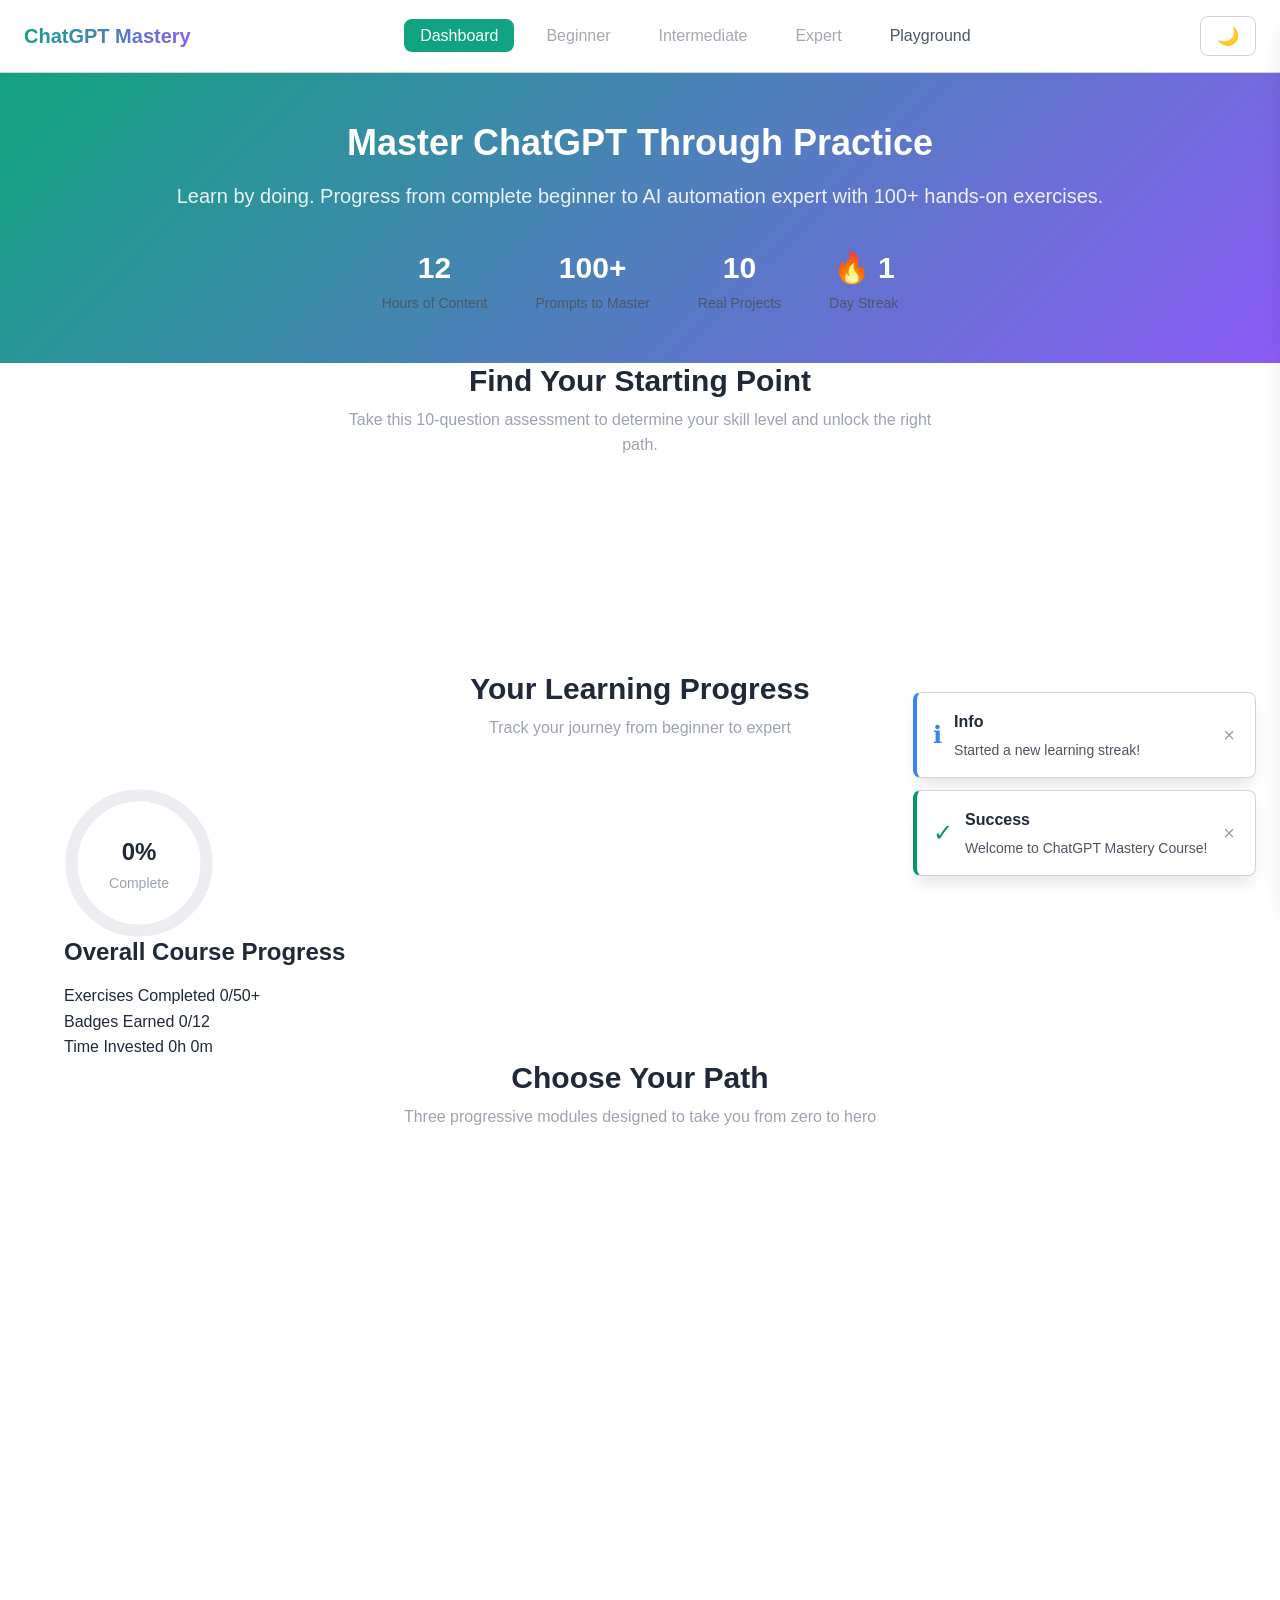
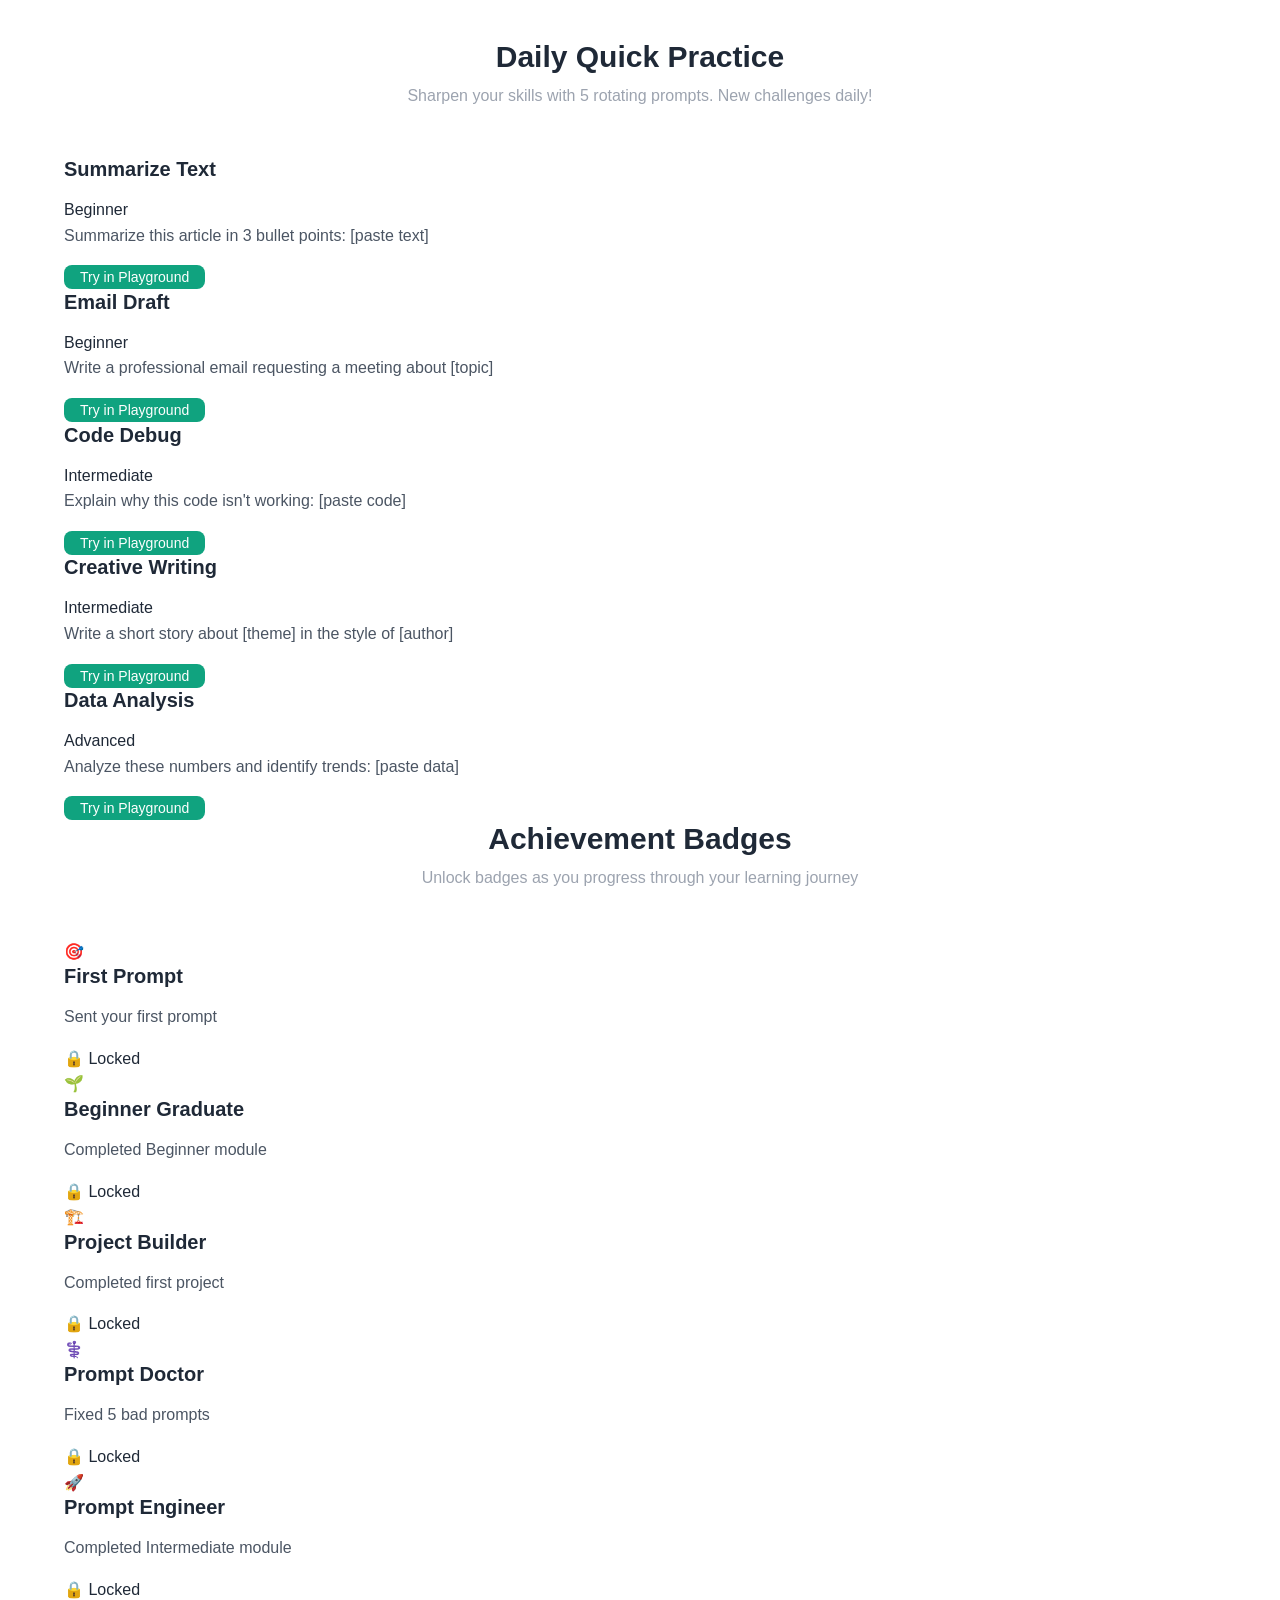
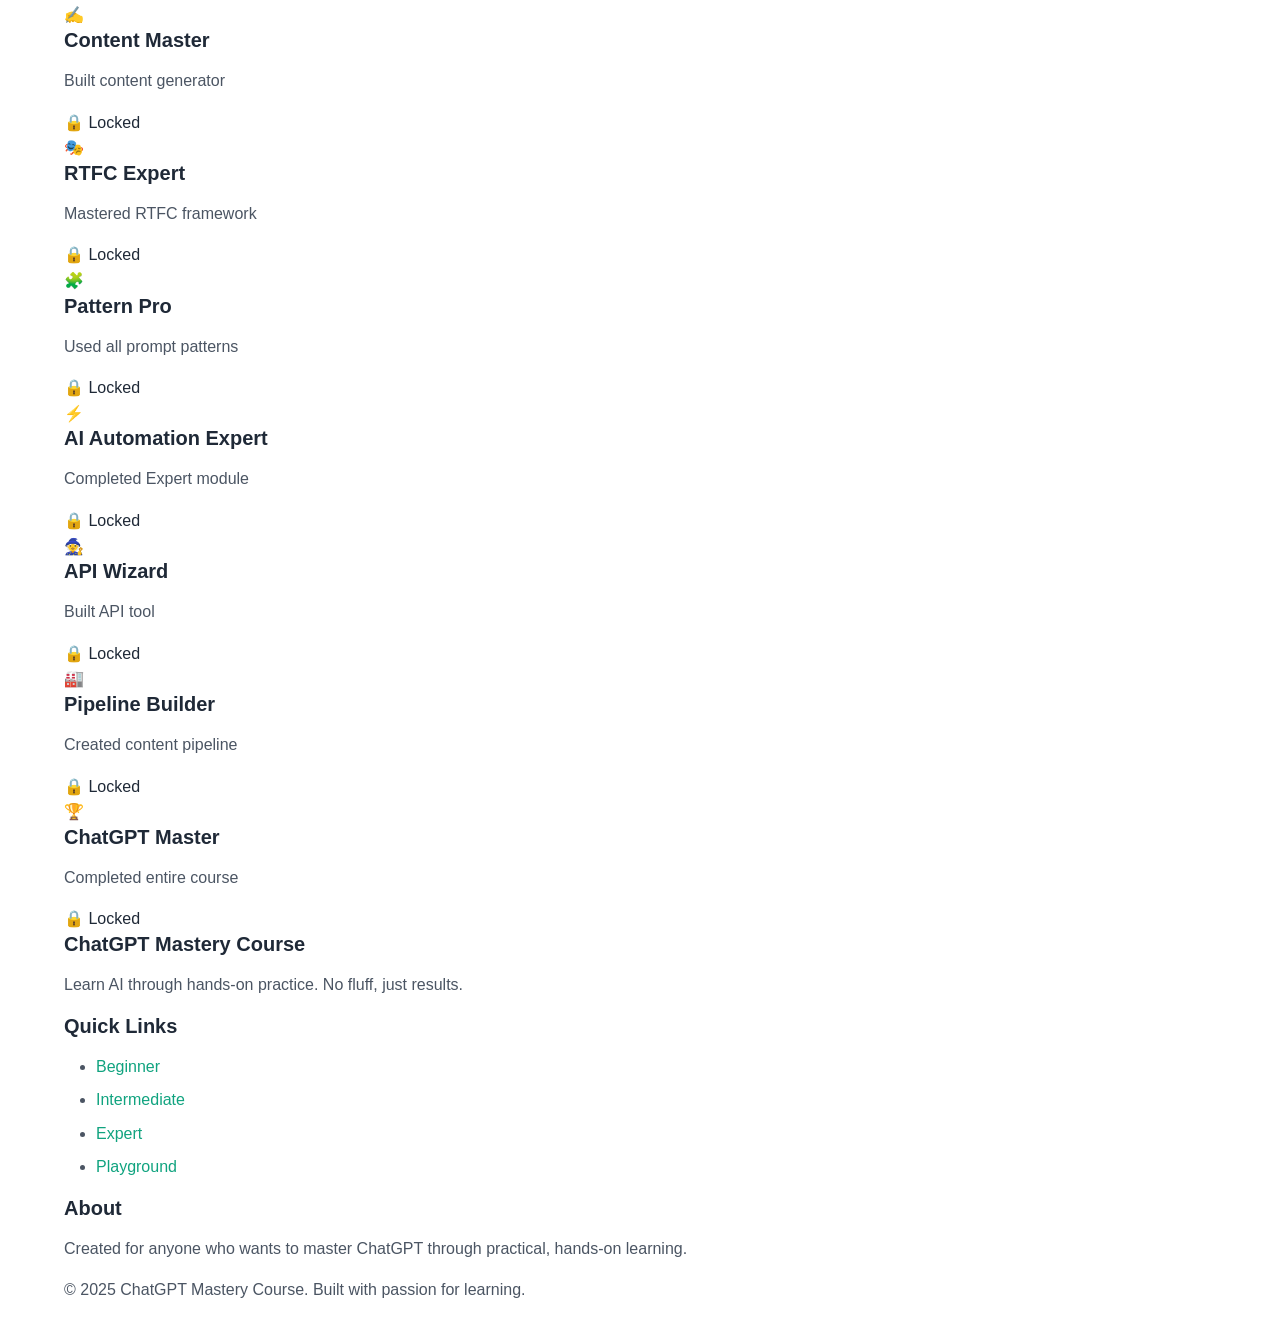
<file: chatgpt-mastery-course/index.html>
<!DOCTYPE html>
<html lang="en">
<head>
    <meta charset="UTF-8">
    <meta name="viewport" content="width=device-width, initial-scale=1.0">
    <title>ChatGPT Mastery Course - From Beginner to Expert</title>
    <meta name="description" content="Learn ChatGPT through hands-on exercises. Progress from beginner to expert with interactive prompts and real-world projects.">
    <link rel="stylesheet" href="css/style.css">
    <link rel="stylesheet" href="css/animations.css">
    <link rel="stylesheet" href="css/components.css">
</head>
<body>
    <!-- Navigation -->
    <nav class="main-nav" id="mainNav">
        <div class="nav-container">
            <div class="nav-logo">
                <h1>ChatGPT Mastery</h1>
            </div>
            <ul class="nav-links">
                <li><a href="index.html" class="active">Dashboard</a></li>
                <li><a href="beginner.html" class="nav-locked" id="nav-beginner">Beginner</a></li>
                <li><a href="intermediate.html" class="nav-locked" id="nav-intermediate">Intermediate</a></li>
                <li><a href="expert.html" class="nav-locked" id="nav-expert">Expert</a></li>
                <li><a href="playground.html">Playground</a></li>
            </ul>
            <button class="theme-toggle" id="themeToggle" aria-label="Toggle dark mode">
                <span class="theme-icon">🌙</span>
            </button>
        </div>
    </nav>

    <!-- Hero Section -->
    <section class="hero">
        <div class="container">
            <h2 class="hero-title">Master ChatGPT Through Practice</h2>
            <p class="hero-subtitle">Learn by doing. Progress from complete beginner to AI automation expert with 100+ hands-on exercises.</p>
            <div class="hero-stats">
                <div class="stat">
                    <span class="stat-number">12</span>
                    <span class="stat-label">Hours of Content</span>
                </div>
                <div class="stat">
                    <span class="stat-number">100+</span>
                    <span class="stat-label">Prompts to Master</span>
                </div>
                <div class="stat">
                    <span class="stat-number">10</span>
                    <span class="stat-label">Real Projects</span>
                </div>
            </div>
        </div>
    </section>

    <!-- Skill Assessment -->
    <section class="assessment-section" id="assessmentSection">
        <div class="container">
            <div class="section-header">
                <h2>Find Your Starting Point</h2>
                <p>Take this 10-question assessment to determine your skill level and unlock the right path.</p>
            </div>

            <div class="assessment-card" id="assessmentCard">
                <div class="assessment-intro" id="assessmentIntro">
                    <div class="assessment-icon">📊</div>
                    <h3>Skill Assessment Quiz</h3>
                    <p>Answer 10 questions honestly to get placed at the right level. Takes about 5 minutes.</p>
                    <button class="btn btn-primary btn-large" id="startAssessment">Start Assessment</button>
                </div>

                <div class="assessment-quiz hidden" id="assessmentQuiz">
                    <div class="quiz-progress">
                        <div class="progress-bar">
                            <div class="progress-fill" id="quizProgress"></div>
                        </div>
                        <span class="progress-text" id="quizProgressText">Question 1 of 10</span>
                    </div>

                    <div class="quiz-question" id="quizQuestion">
                        <h3 class="question-text" id="questionText"></h3>
                        <div class="quiz-options" id="quizOptions"></div>
                    </div>

                    <div class="quiz-navigation">
                        <button class="btn btn-secondary" id="prevQuestion" disabled>Previous</button>
                        <button class="btn btn-primary" id="nextQuestion" disabled>Next Question</button>
                    </div>
                </div>

                <div class="assessment-results hidden" id="assessmentResults">
                    <div class="results-icon" id="resultsIcon">🎯</div>
                    <h3 id="resultsTitle">Your Skill Level: Intermediate</h3>
                    <p class="results-description" id="resultsDescription"></p>
                    <div class="results-score">
                        <span class="score-label">Your Score:</span>
                        <span class="score-value" id="scoreValue">0/10</span>
                    </div>
                    <div class="results-actions">
                        <button class="btn btn-primary btn-large" id="startLearning">Start Learning</button>
                        <button class="btn btn-secondary" id="retakeAssessment">Retake Assessment</button>
                    </div>
                </div>
            </div>
        </div>
    </section>

    <!-- Progress Dashboard -->
    <section class="progress-section" id="progressSection">
        <div class="container">
            <div class="section-header">
                <h2>Your Learning Progress</h2>
                <p>Track your journey from beginner to expert</p>
            </div>

            <div class="overall-progress">
                <div class="progress-circle" id="overallProgress">
                    <svg viewBox="0 0 100 100">
                        <circle cx="50" cy="50" r="45" class="progress-bg"></circle>
                        <circle cx="50" cy="50" r="45" class="progress-bar-circle" id="progressCircle"></circle>
                    </svg>
                    <div class="progress-text">
                        <span class="progress-percentage" id="overallPercentage">0%</span>
                        <span class="progress-label">Complete</span>
                    </div>
                </div>
                <div class="progress-details">
                    <h3>Overall Course Progress</h3>
                    <div class="progress-breakdown">
                        <div class="breakdown-item">
                            <span class="breakdown-label">Exercises Completed</span>
                            <span class="breakdown-value" id="exercisesCompleted">0/50+</span>
                        </div>
                        <div class="breakdown-item">
                            <span class="breakdown-label">Badges Earned</span>
                            <span class="breakdown-value" id="badgesEarned">0/12</span>
                        </div>
                        <div class="breakdown-item">
                            <span class="breakdown-label">Time Invested</span>
                            <span class="breakdown-value" id="timeInvested">0h 0m</span>
                        </div>
                    </div>
                </div>
            </div>
        </div>
    </section>

    <!-- Learning Paths -->
    <section class="paths-section">
        <div class="container">
            <div class="section-header">
                <h2>Choose Your Path</h2>
                <p>Three progressive modules designed to take you from zero to hero</p>
            </div>

            <div class="learning-paths">
                <!-- Beginner Path -->
                <div class="path-card" data-level="beginner">
                    <div class="path-header">
                        <div class="path-icon">🌱</div>
                        <div class="path-level">Module 1</div>
                    </div>
                    <h3 class="path-title">Beginner: First Steps</h3>
                    <p class="path-description">Learn the fundamentals of ChatGPT. Perfect for complete beginners who have never used AI before.</p>
                    <div class="path-meta">
                        <span class="meta-item">⏱️ 2 hours</span>
                        <span class="meta-item">📝 15 exercises</span>
                        <span class="meta-item">🏆 4 badges</span>
                    </div>
                    <div class="path-topics">
                        <span class="topic-tag">ChatGPT Basics</span>
                        <span class="topic-tag">Safety & Ethics</span>
                        <span class="topic-tag">First Prompts</span>
                        <span class="topic-tag">Common Errors</span>
                    </div>
                    <div class="path-progress">
                        <div class="progress-bar">
                            <div class="progress-fill" id="beginnerProgress" style="width: 0%"></div>
                        </div>
                        <span class="progress-label" id="beginnerProgressLabel">Not Started</span>
                    </div>
                    <a href="beginner.html" class="btn btn-primary btn-block" id="beginnerBtn">Start Beginner Path</a>
                </div>

                <!-- Intermediate Path -->
                <div class="path-card" data-level="intermediate">
                    <div class="path-header">
                        <div class="path-icon">🚀</div>
                        <div class="path-level">Module 2</div>
                    </div>
                    <div class="path-lock" id="intermediateLock">
                        <span class="lock-icon">🔒</span>
                        <span class="lock-text">Complete Beginner first</span>
                    </div>
                    <h3 class="path-title">Intermediate: Prompt Craftsmanship</h3>
                    <p class="path-description">Master prompt engineering techniques. Learn frameworks and patterns used by professionals.</p>
                    <div class="path-meta">
                        <span class="meta-item">⏱️ 4 hours</span>
                        <span class="meta-item">📝 20 exercises</span>
                        <span class="meta-item">🏆 4 badges</span>
                    </div>
                    <div class="path-topics">
                        <span class="topic-tag">RTFC Framework</span>
                        <span class="topic-tag">Advanced Patterns</span>
                        <span class="topic-tag">Prompt Analysis</span>
                        <span class="topic-tag">12 Use Cases</span>
                    </div>
                    <div class="path-progress">
                        <div class="progress-bar">
                            <div class="progress-fill" id="intermediateProgress" style="width: 0%"></div>
                        </div>
                        <span class="progress-label" id="intermediateProgressLabel">Locked</span>
                    </div>
                    <button class="btn btn-primary btn-block" id="intermediateBtn" disabled>Locked</button>
                </div>

                <!-- Expert Path -->
                <div class="path-card" data-level="expert">
                    <div class="path-header">
                        <div class="path-icon">⚡</div>
                        <div class="path-level">Module 3</div>
                    </div>
                    <div class="path-lock" id="expertLock">
                        <span class="lock-icon">🔒</span>
                        <span class="lock-text">Complete Intermediate first</span>
                    </div>
                    <h3 class="path-title">Expert: Advanced Automation</h3>
                    <p class="path-description">Build AI-powered tools. API integration, custom GPTs, and production workflows.</p>
                    <div class="path-meta">
                        <span class="meta-item">⏱️ 6 hours</span>
                        <span class="meta-item">📝 20 exercises</span>
                        <span class="meta-item">🏆 4 badges</span>
                    </div>
                    <div class="path-topics">
                        <span class="topic-tag">API Integration</span>
                        <span class="topic-tag">Token Management</span>
                        <span class="topic-tag">Custom GPTs</span>
                        <span class="topic-tag">Production Tools</span>
                    </div>
                    <div class="path-progress">
                        <div class="progress-bar">
                            <div class="progress-fill" id="expertProgress" style="width: 0%"></div>
                        </div>
                        <span class="progress-label" id="expertProgressLabel">Locked</span>
                    </div>
                    <button class="btn btn-primary btn-block" id="expertBtn" disabled>Locked</button>
                </div>
            </div>
        </div>
    </section>

    <!-- Quick Practice -->
    <section class="quick-practice-section">
        <div class="container">
            <div class="section-header">
                <h2>Daily Quick Practice</h2>
                <p>Sharpen your skills with 5 rotating prompts. New challenges daily!</p>
            </div>

            <div class="quick-practice-grid" id="quickPracticeGrid">
                <!-- Generated by JS -->
            </div>
        </div>
    </section>

    <!-- Badges Section -->
    <section class="badges-section">
        <div class="container">
            <div class="section-header">
                <h2>Achievement Badges</h2>
                <p>Unlock badges as you progress through your learning journey</p>
            </div>

            <div class="badges-grid" id="badgesGrid">
                <!-- Generated by JS -->
            </div>
        </div>
    </section>

    <!-- Footer -->
    <footer class="main-footer">
        <div class="container">
            <div class="footer-content">
                <div class="footer-section">
                    <h4>ChatGPT Mastery Course</h4>
                    <p>Learn AI through hands-on practice. No fluff, just results.</p>
                </div>
                <div class="footer-section">
                    <h4>Quick Links</h4>
                    <ul>
                        <li><a href="beginner.html">Beginner</a></li>
                        <li><a href="intermediate.html">Intermediate</a></li>
                        <li><a href="expert.html">Expert</a></li>
                        <li><a href="playground.html">Playground</a></li>
                    </ul>
                </div>
                <div class="footer-section">
                    <h4>About</h4>
                    <p>Created for anyone who wants to master ChatGPT through practical, hands-on learning.</p>
                </div>
            </div>
            <div class="footer-bottom">
                <p>&copy; 2025 ChatGPT Mastery Course. Built with passion for learning.</p>
            </div>
        </div>
    </footer>

    <script src="js/main.js"></script>
    <script src="js/ui-enhancements.js"></script>
    <script>
        // Initialize dashboard functionality
        document.addEventListener('DOMContentLoaded', () => {
            initDashboard();
        });
    </script>
</body>
</html>
</file>
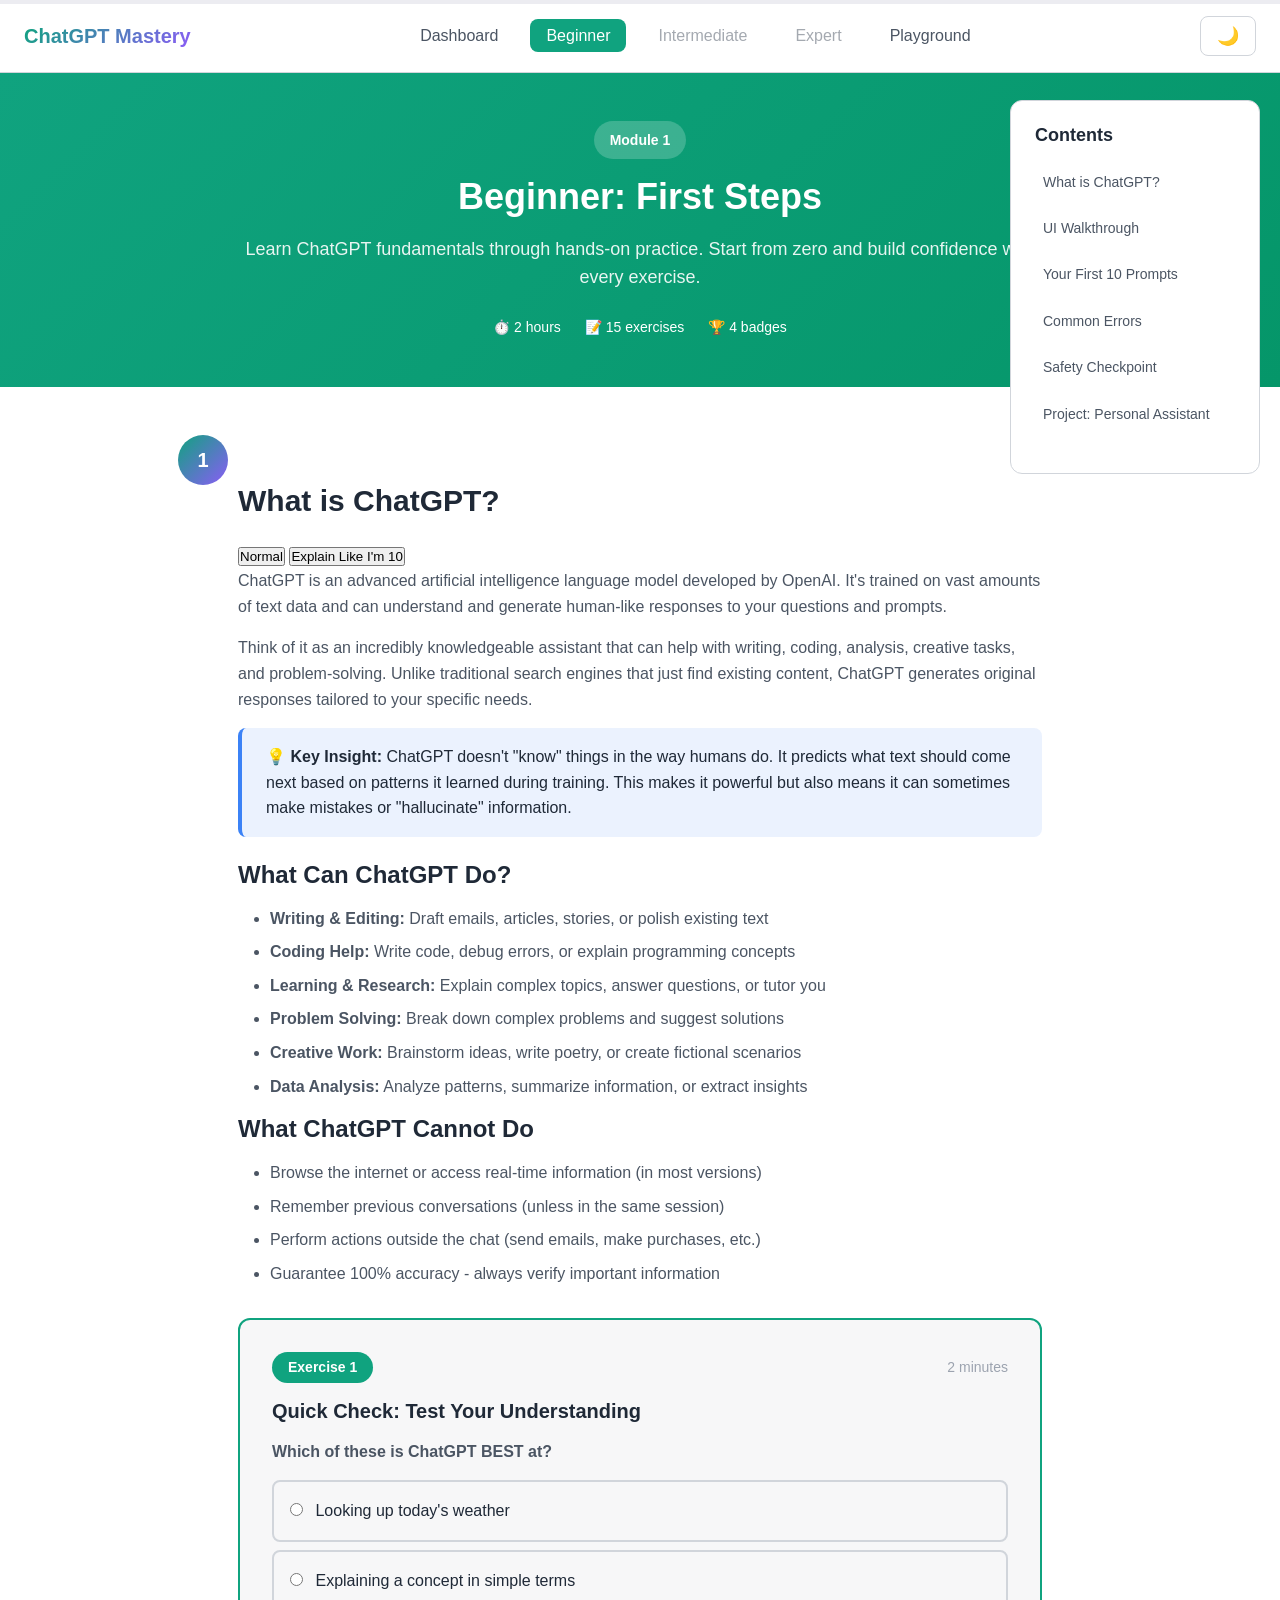
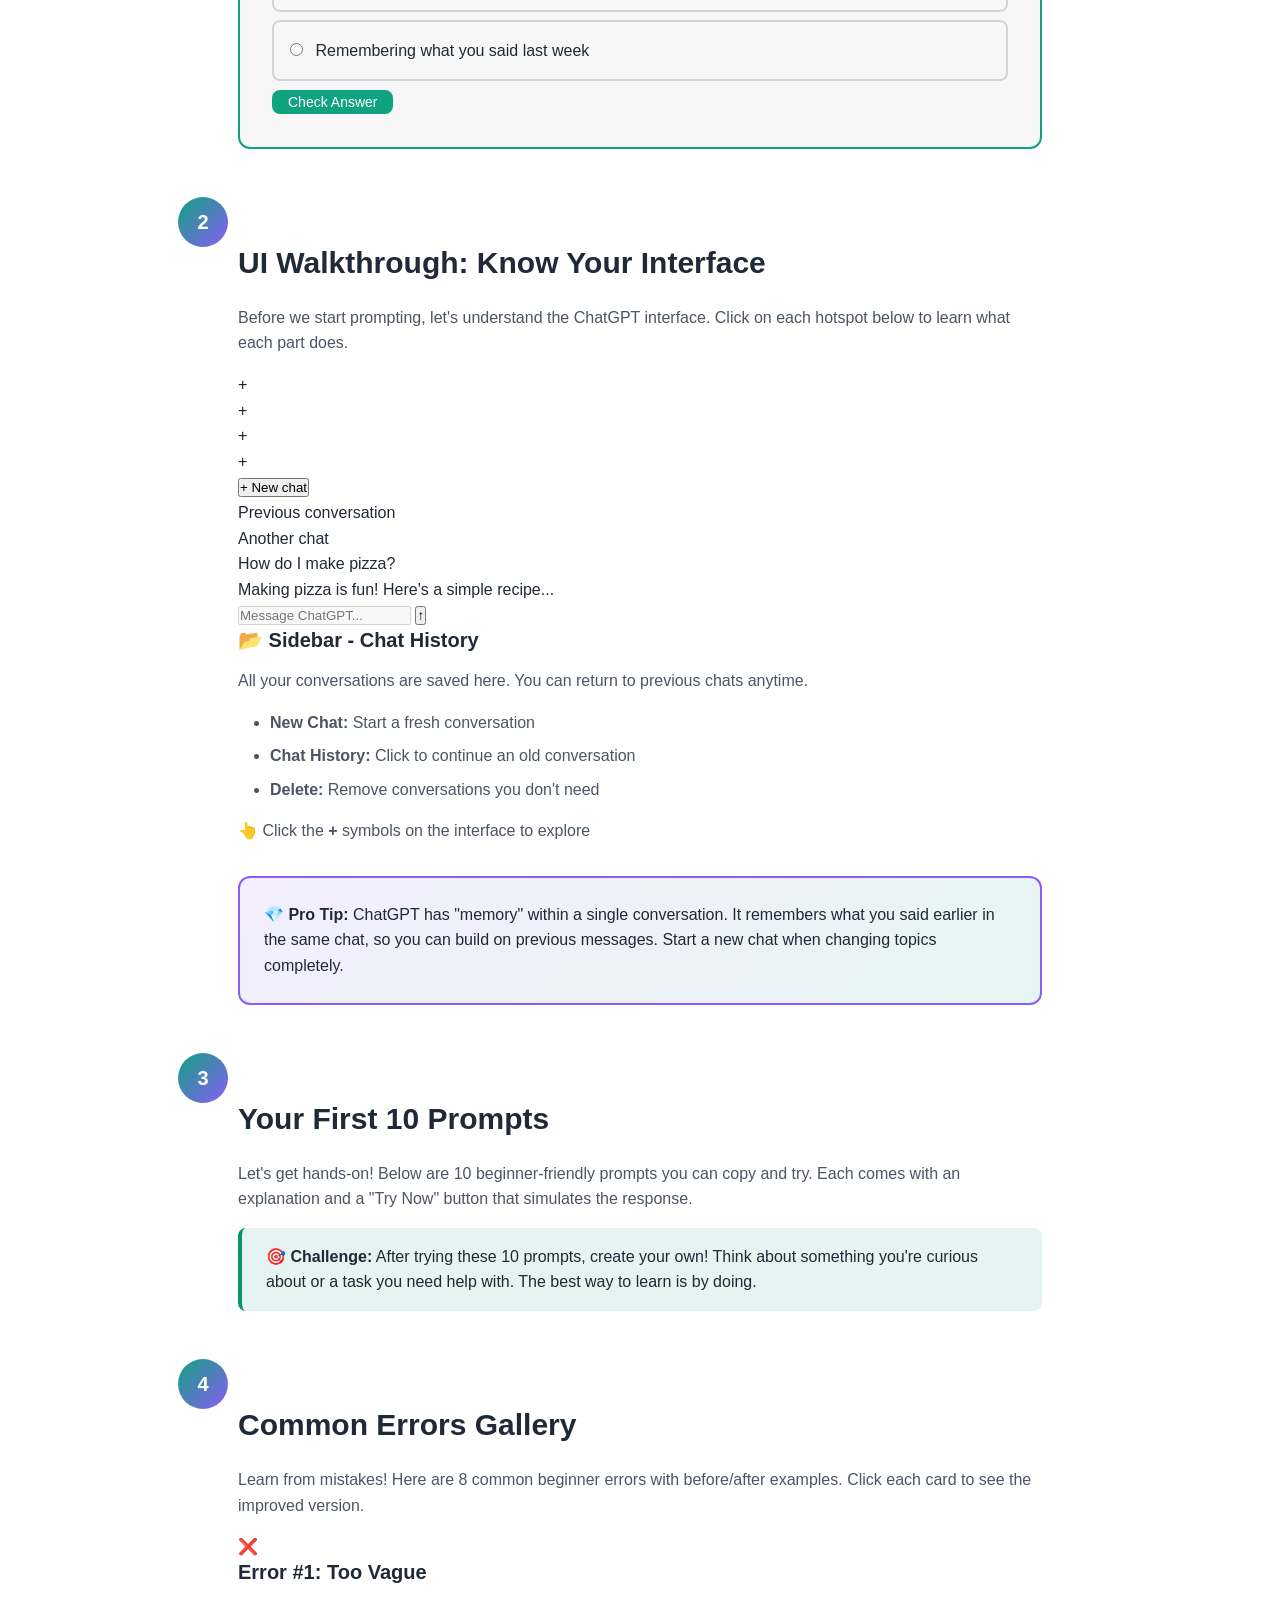
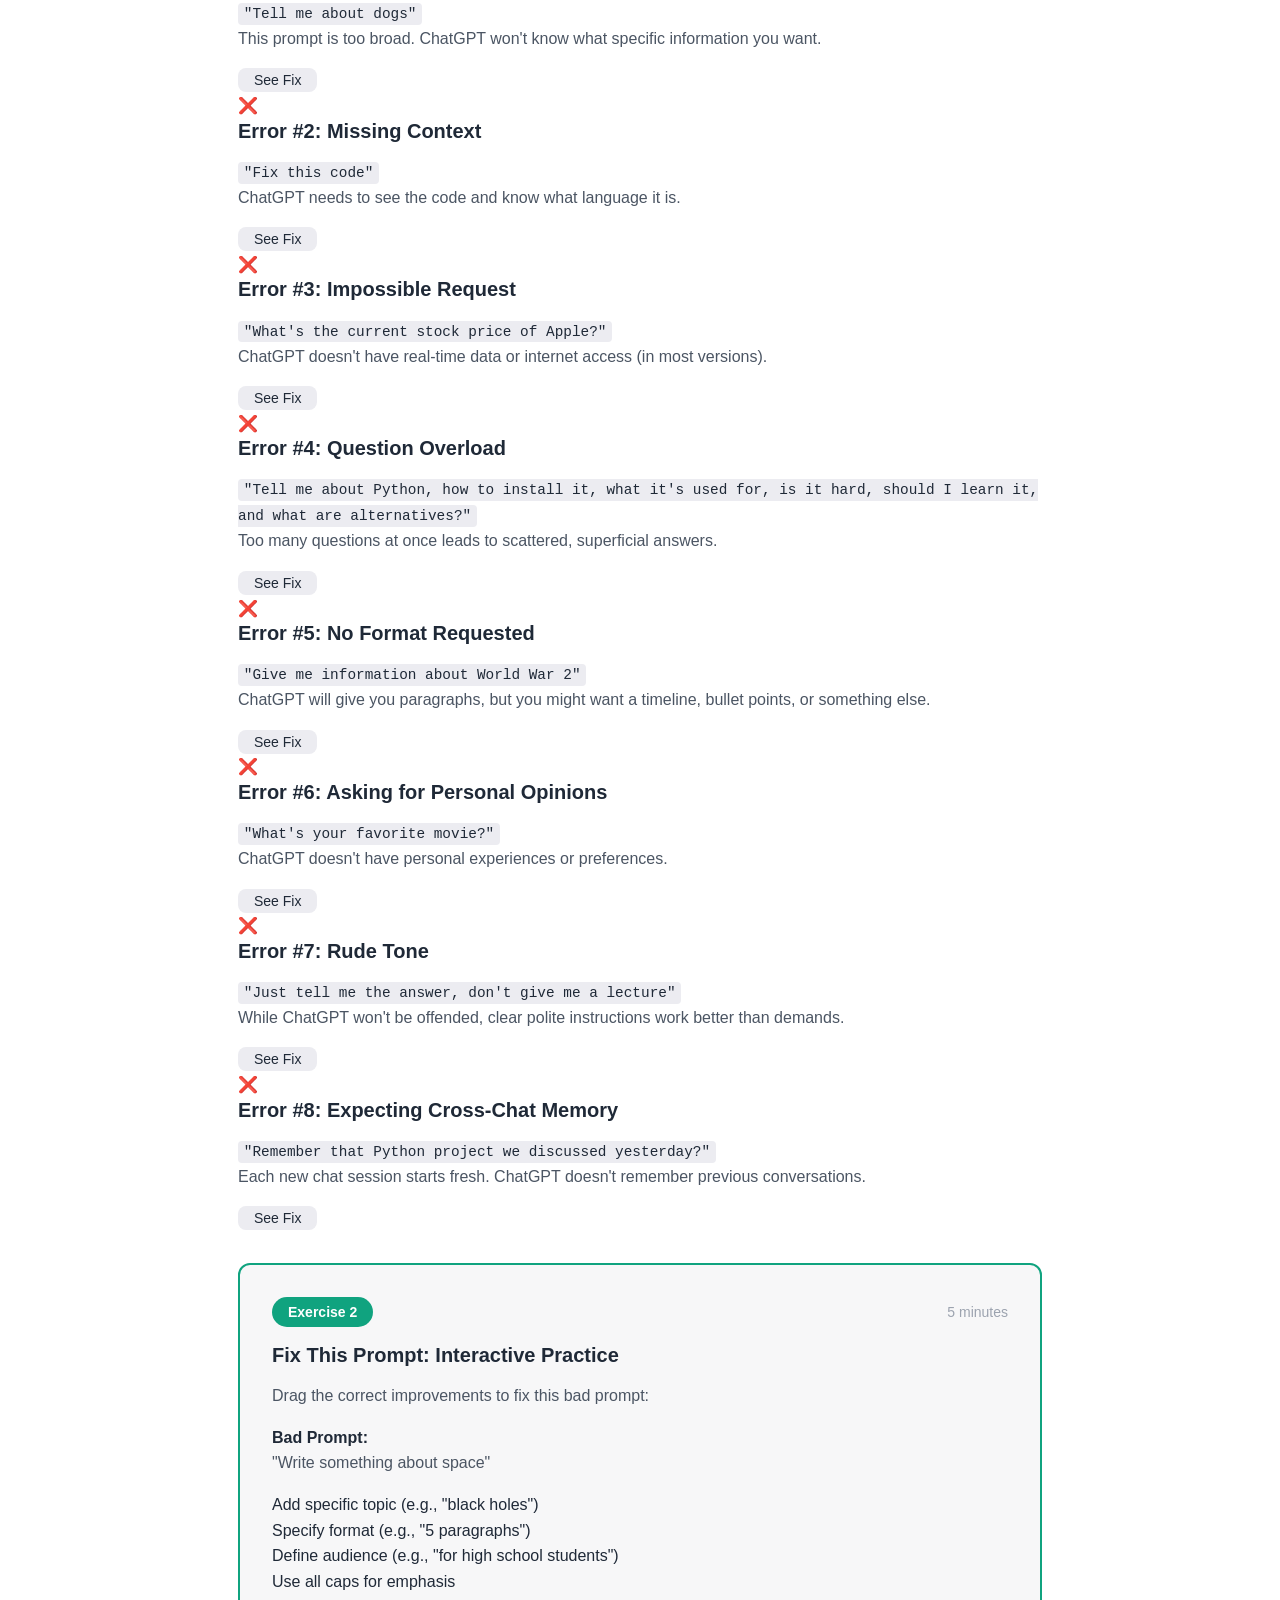
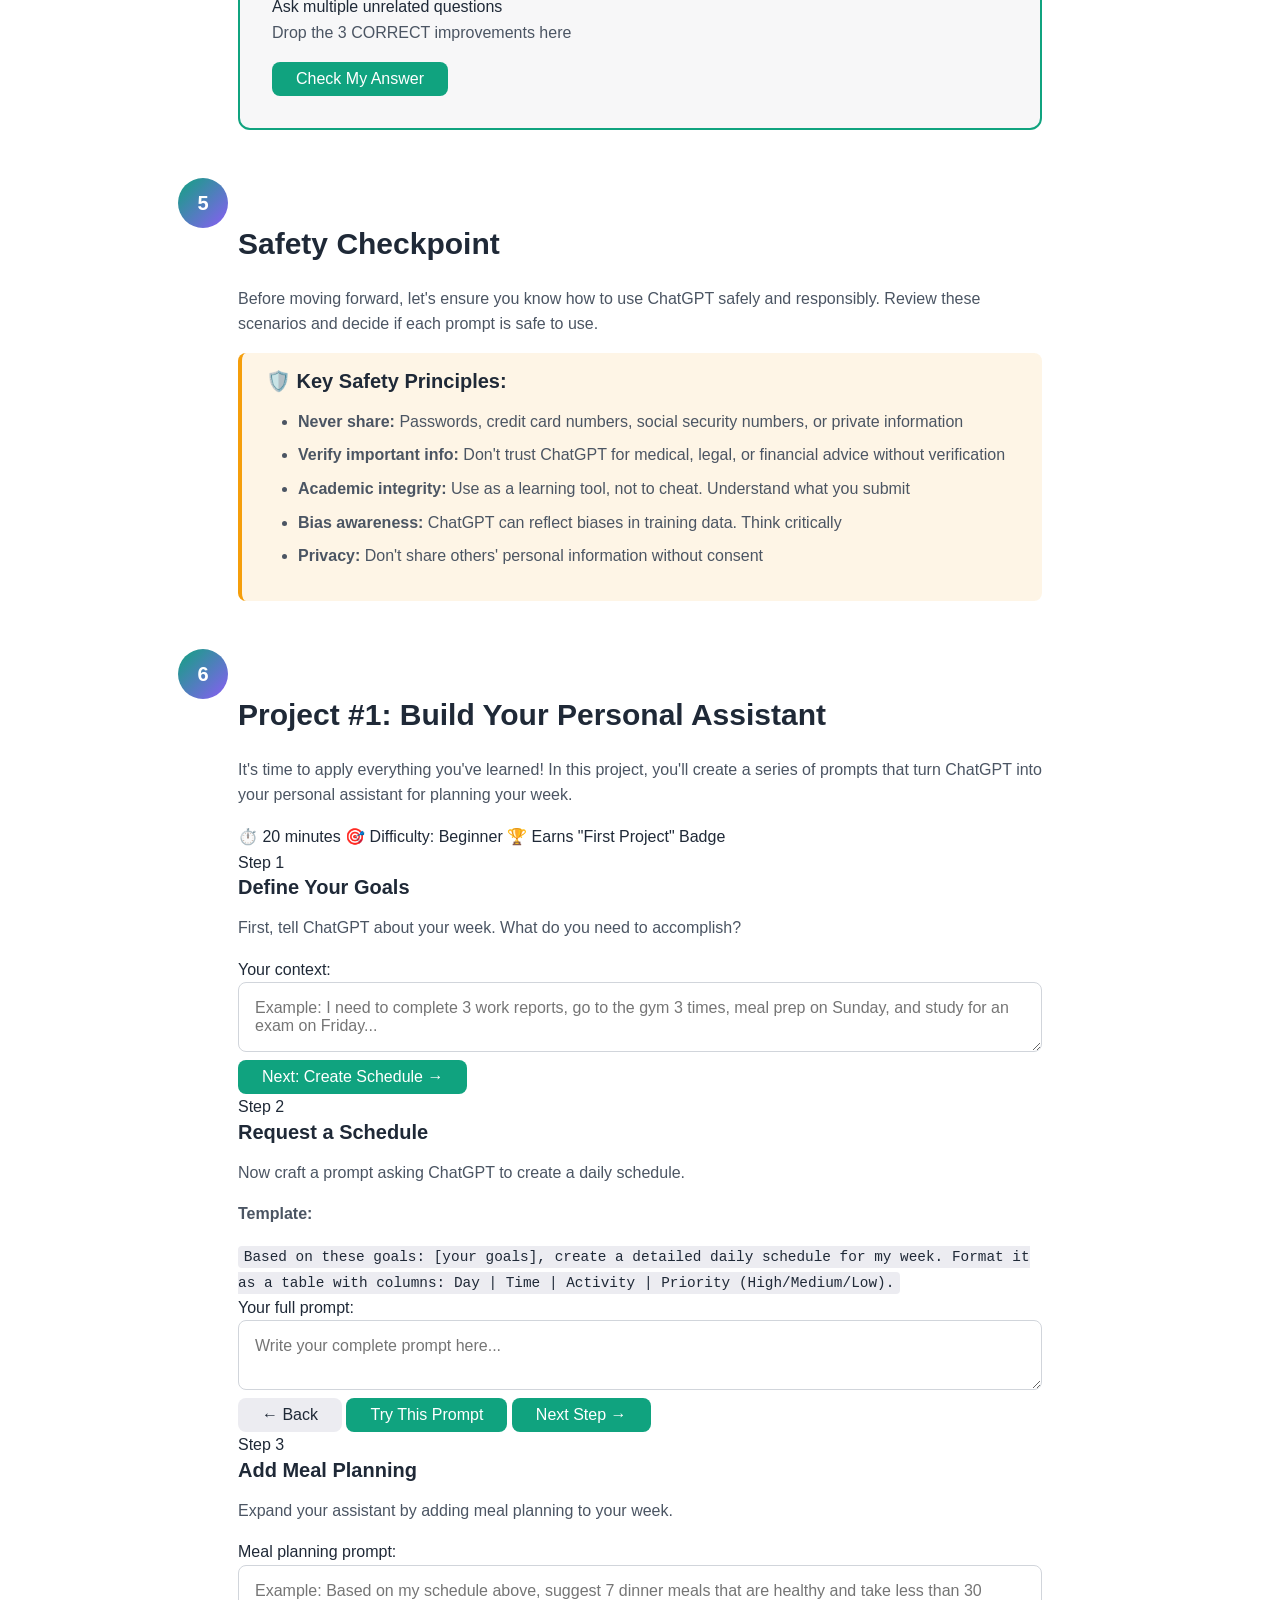
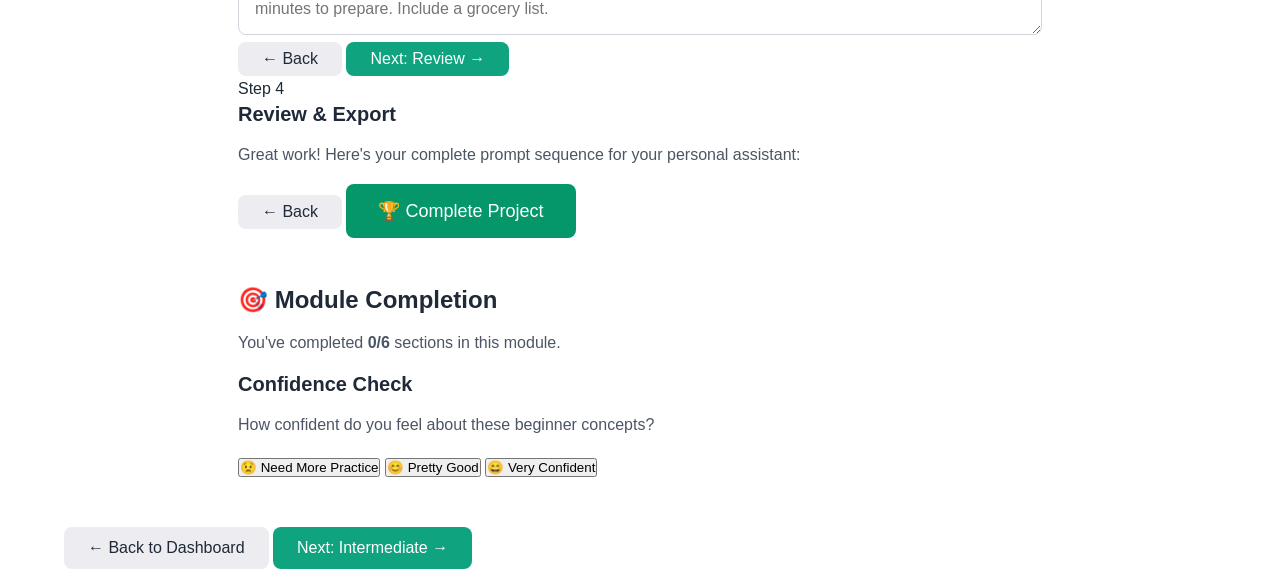
<file: chatgpt-mastery-course/beginner.html>
<!DOCTYPE html>
<html lang="en">
<head>
    <meta charset="UTF-8">
    <meta name="viewport" content="width=device-width, initial-scale=1.0">
    <title>Beginner: First Steps - ChatGPT Mastery Course</title>
    <link rel="stylesheet" href="css/style.css">
    <link rel="stylesheet" href="css/animations.css">
    <link rel="stylesheet" href="css/components.css">
</head>
<body>
    <!-- Navigation -->
    <nav class="main-nav" id="mainNav">
        <div class="nav-container">
            <div class="nav-logo">
                <h1>ChatGPT Mastery</h1>
            </div>
            <ul class="nav-links">
                <li><a href="index.html">Dashboard</a></li>
                <li><a href="beginner.html" class="active">Beginner</a></li>
                <li><a href="intermediate.html" class="nav-locked">Intermediate</a></li>
                <li><a href="expert.html" class="nav-locked">Expert</a></li>
                <li><a href="playground.html">Playground</a></li>
            </ul>
            <button class="theme-toggle" id="themeToggle" aria-label="Toggle dark mode">
                <span class="theme-icon">🌙</span>
            </button>
        </div>
    </nav>

    <!-- Progress Bar -->
    <div class="page-progress" id="pageProgress">
        <div class="progress-fill" id="pageProgressFill"></div>
    </div>

    <!-- Hero -->
    <section class="module-hero beginner-hero">
        <div class="container">
            <div class="module-badge">Module 1</div>
            <h1 class="module-title">Beginner: First Steps</h1>
            <p class="module-subtitle">Learn ChatGPT fundamentals through hands-on practice. Start from zero and build confidence with every exercise.</p>
            <div class="module-meta">
                <span>⏱️ 2 hours</span>
                <span>📝 15 exercises</span>
                <span>🏆 4 badges</span>
            </div>
        </div>
    </section>

    <!-- Table of Contents -->
    <aside class="toc-sidebar" id="tocSidebar">
        <h3>Contents</h3>
        <ul class="toc-list">
            <li><a href="#what-is-chatgpt" class="toc-link">What is ChatGPT?</a></li>
            <li><a href="#ui-walkthrough" class="toc-link">UI Walkthrough</a></li>
            <li><a href="#first-prompts" class="toc-link">Your First 10 Prompts</a></li>
            <li><a href="#common-errors" class="toc-link">Common Errors</a></li>
            <li><a href="#safety-checkpoint" class="toc-link">Safety Checkpoint</a></li>
            <li><a href="#project-1" class="toc-link">Project: Personal Assistant</a></li>
        </ul>
    </aside>

    <!-- Main Content -->
    <main class="module-content">
        <div class="container">
            <!-- Section 1: What is ChatGPT? -->
            <section class="content-section" id="what-is-chatgpt">
                <div class="section-number">1</div>
                <h2 class="section-title">What is ChatGPT?</h2>

                <div class="reading-level-toggle">
                    <button class="level-btn active" data-level="normal">Normal</button>
                    <button class="level-btn" data-level="simple">Explain Like I'm 10</button>
                </div>

                <div class="content-text" data-level="normal">
                    <p>ChatGPT is an advanced artificial intelligence language model developed by OpenAI. It's trained on vast amounts of text data and can understand and generate human-like responses to your questions and prompts.</p>

                    <p>Think of it as an incredibly knowledgeable assistant that can help with writing, coding, analysis, creative tasks, and problem-solving. Unlike traditional search engines that just find existing content, ChatGPT generates original responses tailored to your specific needs.</p>

                    <div class="callout callout-info">
                        <strong>💡 Key Insight:</strong> ChatGPT doesn't "know" things in the way humans do. It predicts what text should come next based on patterns it learned during training. This makes it powerful but also means it can sometimes make mistakes or "hallucinate" information.
                    </div>

                    <h3>What Can ChatGPT Do?</h3>
                    <ul class="feature-list">
                        <li><strong>Writing & Editing:</strong> Draft emails, articles, stories, or polish existing text</li>
                        <li><strong>Coding Help:</strong> Write code, debug errors, or explain programming concepts</li>
                        <li><strong>Learning & Research:</strong> Explain complex topics, answer questions, or tutor you</li>
                        <li><strong>Problem Solving:</strong> Break down complex problems and suggest solutions</li>
                        <li><strong>Creative Work:</strong> Brainstorm ideas, write poetry, or create fictional scenarios</li>
                        <li><strong>Data Analysis:</strong> Analyze patterns, summarize information, or extract insights</li>
                    </ul>

                    <h3>What ChatGPT Cannot Do</h3>
                    <ul class="limitation-list">
                        <li>Browse the internet or access real-time information (in most versions)</li>
                        <li>Remember previous conversations (unless in the same session)</li>
                        <li>Perform actions outside the chat (send emails, make purchases, etc.)</li>
                        <li>Guarantee 100% accuracy - always verify important information</li>
                    </ul>
                </div>

                <div class="content-text hidden" data-level="simple">
                    <p>Imagine you have a super smart friend who has read almost every book ever written. When you ask them a question, they use everything they've learned to give you a helpful answer. That's basically what ChatGPT is!</p>

                    <p>It's a computer program that can talk to you like a human. You type what you want, and it types back with an answer. You can ask it to help with homework, write stories, explain things, or even just chat about your day.</p>

                    <div class="callout callout-fun">
                        <strong>🎮 Think of it like this:</strong> If Google is like looking up answers in a giant encyclopedia, ChatGPT is like having a tutor who explains things in your own words and helps you learn.
                    </div>

                    <h3>Cool Things ChatGPT Can Do:</h3>
                    <ul class="simple-list">
                        <li>✍️ Help you write stories or school essays</li>
                        <li>🧮 Explain math problems step-by-step</li>
                        <li>💡 Give you ideas when you're stuck</li>
                        <li>📝 Check your spelling and make your writing better</li>
                        <li>🎨 Help you be creative and think of new things</li>
                        <li>🤔 Answer your "why" and "how" questions</li>
                    </ul>

                    <h3>Things ChatGPT Can't Do:</h3>
                    <ul class="simple-list">
                        <li>❌ Can't look things up on the internet</li>
                        <li>❌ Can't remember what you told it yesterday</li>
                        <li>❌ Can't do your homework FOR you (but can help you learn!)</li>
                        <li>❌ Sometimes makes mistakes (just like humans!)</li>
                    </ul>
                </div>

                <div class="exercise-box">
                    <div class="exercise-header">
                        <span class="exercise-badge">Exercise 1</span>
                        <span class="exercise-time">2 minutes</span>
                    </div>
                    <h4>Quick Check: Test Your Understanding</h4>
                    <div class="quiz-mini" id="quiz-understanding">
                        <div class="quiz-question-mini">
                            <p><strong>Which of these is ChatGPT BEST at?</strong></p>
                            <label class="radio-option">
                                <input type="radio" name="q1" value="a">
                                <span>Looking up today's weather</span>
                            </label>
                            <label class="radio-option">
                                <input type="radio" name="q1" value="b">
                                <span>Explaining a concept in simple terms</span>
                            </label>
                            <label class="radio-option">
                                <input type="radio" name="q1" value="c">
                                <span>Remembering what you said last week</span>
                            </label>
                        </div>
                        <button class="btn btn-sm btn-primary" onclick="checkAnswer('quiz-understanding', 'b')">Check Answer</button>
                        <div class="quiz-feedback hidden"></div>
                    </div>
                </div>
            </section>

            <!-- Section 2: UI Walkthrough -->
            <section class="content-section" id="ui-walkthrough">
                <div class="section-number">2</div>
                <h2 class="section-title">UI Walkthrough: Know Your Interface</h2>

                <p>Before we start prompting, let's understand the ChatGPT interface. Click on each hotspot below to learn what each part does.</p>

                <div class="interactive-ui">
                    <div class="ui-screenshot">
                        <div class="hotspot" data-info="sidebar" style="top: 10%; left: 5%; width: 15%; height: 80%;">
                            <span class="hotspot-pulse">+</span>
                        </div>
                        <div class="hotspot" data-info="input" style="bottom: 5%; left: 20%; width: 60%; height: 10%;">
                            <span class="hotspot-pulse">+</span>
                        </div>
                        <div class="hotspot" data-info="messages" style="top: 15%; left: 20%; width: 60%; height: 70%;">
                            <span class="hotspot-pulse">+</span>
                        </div>
                        <div class="hotspot" data-info="regenerate" style="bottom: 18%; right: 15%; width: 10%; height: 5%;">
                            <span class="hotspot-pulse">+</span>
                        </div>

                        <!-- Simulated UI -->
                        <div class="fake-ui">
                            <div class="fake-sidebar">
                                <button class="fake-new-chat">+ New chat</button>
                                <div class="fake-chat-item">Previous conversation</div>
                                <div class="fake-chat-item">Another chat</div>
                            </div>
                            <div class="fake-main">
                                <div class="fake-message user-message">How do I make pizza?</div>
                                <div class="fake-message ai-message">Making pizza is fun! Here's a simple recipe...</div>
                                <div class="fake-input-area">
                                    <input type="text" placeholder="Message ChatGPT..." disabled>
                                    <button class="fake-send">↑</button>
                                </div>
                            </div>
                        </div>
                    </div>

                    <div class="ui-info-panel">
                        <div class="info-content" data-info="sidebar">
                            <h4>📂 Sidebar - Chat History</h4>
                            <p>All your conversations are saved here. You can return to previous chats anytime.</p>
                            <ul>
                                <li><strong>New Chat:</strong> Start a fresh conversation</li>
                                <li><strong>Chat History:</strong> Click to continue an old conversation</li>
                                <li><strong>Delete:</strong> Remove conversations you don't need</li>
                            </ul>
                        </div>
                        <div class="info-content hidden" data-info="input">
                            <h4>⌨️ Input Box - Where You Type</h4>
                            <p>This is where you write your prompts (questions or instructions).</p>
                            <ul>
                                <li><strong>Type or paste</strong> your text here</li>
                                <li><strong>Shift + Enter</strong> for new lines</li>
                                <li><strong>Enter or click arrow</strong> to send</li>
                                <li><strong>Attach files</strong> in some versions (images, documents)</li>
                            </ul>
                        </div>
                        <div class="info-content hidden" data-info="messages">
                            <h4>💬 Message Area - The Conversation</h4>
                            <p>Your messages and ChatGPT's responses appear here in sequence.</p>
                            <ul>
                                <li><strong>Your messages:</strong> Usually on the right or marked clearly</li>
                                <li><strong>AI responses:</strong> Appear with typing animation</li>
                                <li><strong>Copy button:</strong> Quickly copy any response</li>
                                <li><strong>Scroll up:</strong> Review earlier parts of the conversation</li>
                            </ul>
                        </div>
                        <div class="info-content hidden" data-info="regenerate">
                            <h4>🔄 Regenerate Response</h4>
                            <p>Didn't like the answer? Get a different response to the same prompt.</p>
                            <ul>
                                <li><strong>Try again:</strong> Get an alternative answer</li>
                                <li><strong>Different each time:</strong> AI generates varied responses</li>
                                <li><strong>Compare versions:</strong> Some interfaces let you toggle between attempts</li>
                            </ul>
                        </div>
                        <p class="info-hint">👆 Click the <strong>+</strong> symbols on the interface to explore</p>
                    </div>
                </div>

                <div class="pro-tip">
                    <strong>💎 Pro Tip:</strong> ChatGPT has "memory" within a single conversation. It remembers what you said earlier in the same chat, so you can build on previous messages. Start a new chat when changing topics completely.
                </div>
            </section>

            <!-- Section 3: Your First 10 Prompts -->
            <section class="content-section" id="first-prompts">
                <div class="section-number">3</div>
                <h2 class="section-title">Your First 10 Prompts</h2>

                <p>Let's get hands-on! Below are 10 beginner-friendly prompts you can copy and try. Each comes with an explanation and a "Try Now" button that simulates the response.</p>

                <div class="prompts-grid" id="firstPromptsGrid">
                    <!-- Generated by JS from prompts.js -->
                </div>

                <div class="callout callout-success">
                    <strong>🎯 Challenge:</strong> After trying these 10 prompts, create your own! Think about something you're curious about or a task you need help with. The best way to learn is by doing.
                </div>
            </section>

            <!-- Section 4: Common Errors Gallery -->
            <section class="content-section" id="common-errors">
                <div class="section-number">4</div>
                <h2 class="section-title">Common Errors Gallery</h2>

                <p>Learn from mistakes! Here are 8 common beginner errors with before/after examples. Click each card to see the improved version.</p>

                <div class="errors-grid" id="errorsGrid">
                    <!-- Error 1: Too Vague -->
                    <div class="error-card" data-error="1">
                        <div class="error-front">
                            <div class="error-icon">❌</div>
                            <h4>Error #1: Too Vague</h4>
                            <div class="error-example">
                                <code>"Tell me about dogs"</code>
                            </div>
                            <p class="error-description">This prompt is too broad. ChatGPT won't know what specific information you want.</p>
                            <button class="btn btn-sm btn-secondary flip-card">See Fix</button>
                        </div>
                        <div class="error-back hidden">
                            <div class="error-icon">✅</div>
                            <h4>Fixed Version</h4>
                            <div class="error-example success">
                                <code>"What are the best dog breeds for apartment living? Include temperament and exercise needs."</code>
                            </div>
                            <p class="error-explanation"><strong>Why it's better:</strong> Specific topic (apartment dogs), clear request (breeds + characteristics), defined scope (temperament + exercise).</p>
                            <button class="btn btn-sm btn-primary flip-card">Back</button>
                        </div>
                    </div>

                    <!-- Error 2: No Context -->
                    <div class="error-card" data-error="2">
                        <div class="error-front">
                            <div class="error-icon">❌</div>
                            <h4>Error #2: Missing Context</h4>
                            <div class="error-example">
                                <code>"Fix this code"</code>
                            </div>
                            <p class="error-description">ChatGPT needs to see the code and know what language it is.</p>
                            <button class="btn btn-sm btn-secondary flip-card">See Fix</button>
                        </div>
                        <div class="error-back hidden">
                            <div class="error-icon">✅</div>
                            <h4>Fixed Version</h4>
                            <div class="error-example success">
                                <code>"This Python function should calculate fibonacci numbers but returns an error. Here's the code: [paste code]. What's wrong?"</code>
                            </div>
                            <p class="error-explanation"><strong>Why it's better:</strong> Specifies language (Python), includes the actual code, describes expected behavior, asks clear question.</p>
                            <button class="btn btn-sm btn-primary flip-card">Back</button>
                        </div>
                    </div>

                    <!-- Error 3: Demanding Impossible -->
                    <div class="error-card" data-error="3">
                        <div class="error-front">
                            <div class="error-icon">❌</div>
                            <h4>Error #3: Impossible Request</h4>
                            <div class="error-example">
                                <code>"What's the current stock price of Apple?"</code>
                            </div>
                            <p class="error-description">ChatGPT doesn't have real-time data or internet access (in most versions).</p>
                            <button class="btn btn-sm btn-secondary flip-card">See Fix</button>
                        </div>
                        <div class="error-back hidden">
                            <div class="error-icon">✅</div>
                            <h4>Fixed Version</h4>
                            <div class="error-example success">
                                <code>"Explain how to check Apple's stock price and what factors typically influence stock prices."</code>
                            </div>
                            <p class="error-explanation"><strong>Why it's better:</strong> Asks for knowledge ChatGPT has (how to check prices, factors affecting stocks) instead of real-time data it can't access.</p>
                            <button class="btn btn-sm btn-primary flip-card">Back</button>
                        </div>
                    </div>

                    <!-- Error 4: Multiple Questions at Once -->
                    <div class="error-card" data-error="4">
                        <div class="error-front">
                            <div class="error-icon">❌</div>
                            <h4>Error #4: Question Overload</h4>
                            <div class="error-example">
                                <code>"Tell me about Python, how to install it, what it's used for, is it hard, should I learn it, and what are alternatives?"</code>
                            </div>
                            <p class="error-description">Too many questions at once leads to scattered, superficial answers.</p>
                            <button class="btn btn-sm btn-secondary flip-card">See Fix</button>
                        </div>
                        <div class="error-back hidden">
                            <div class="error-icon">✅</div>
                            <h4>Fixed Version</h4>
                            <div class="error-example success">
                                <code>"I'm considering learning Python as my first programming language. What are its main uses and difficulty level for beginners?"</code>
                            </div>
                            <p class="error-explanation"><strong>Why it's better:</strong> Focuses on one coherent topic, provides context (first language), asks 2 related questions max. You can ask follow-ups after.</p>
                            <button class="btn btn-sm btn-primary flip-card">Back</button>
                        </div>
                    </div>

                    <!-- Error 5: No Format Specification -->
                    <div class="error-card" data-error="5">
                        <div class="error-front">
                            <div class="error-icon">❌</div>
                            <h4>Error #5: No Format Requested</h4>
                            <div class="error-example">
                                <code>"Give me information about World War 2"</code>
                            </div>
                            <p class="error-description">ChatGPT will give you paragraphs, but you might want a timeline, bullet points, or something else.</p>
                            <button class="btn btn-sm btn-secondary flip-card">See Fix</button>
                        </div>
                        <div class="error-back hidden">
                            <div class="error-icon">✅</div>
                            <h4>Fixed Version</h4>
                            <div class="error-example success">
                                <code>"Create a timeline of major World War 2 events from 1939-1945. Format as: Year | Event | Significance"</code>
                            </div>
                            <p class="error-explanation"><strong>Why it's better:</strong> Specifies what information (major events), time period (1939-1945), and exact format (timeline with 3 columns).</p>
                            <button class="btn btn-sm btn-primary flip-card">Back</button>
                        </div>
                    </div>

                    <!-- Error 6: Expecting Personal Opinions -->
                    <div class="error-card" data-error="6">
                        <div class="error-front">
                            <div class="error-icon">❌</div>
                            <h4>Error #6: Asking for Personal Opinions</h4>
                            <div class="error-example">
                                <code>"What's your favorite movie?"</code>
                            </div>
                            <p class="error-description">ChatGPT doesn't have personal experiences or preferences.</p>
                            <button class="btn btn-sm btn-secondary flip-card">See Fix</button>
                        </div>
                        <div class="error-back hidden">
                            <div class="error-icon">✅</div>
                            <h4>Fixed Version</h4>
                            <div class="error-example success">
                                <code>"What are some critically acclaimed movies from the last 10 years across different genres?"</code>
                            </div>
                            <p class="error-explanation"><strong>Why it's better:</strong> Asks for objective information (acclaimed movies) instead of personal preference. ChatGPT can provide data-based recommendations.</p>
                            <button class="btn btn-sm btn-primary flip-card">Back</button>
                        </div>
                    </div>

                    <!-- Error 7: Rude or Demanding Tone -->
                    <div class="error-card" data-error="7">
                        <div class="error-front">
                            <div class="error-icon">❌</div>
                            <h4>Error #7: Rude Tone</h4>
                            <div class="error-example">
                                <code>"Just tell me the answer, don't give me a lecture"</code>
                            </div>
                            <p class="error-description">While ChatGPT won't be offended, clear polite instructions work better than demands.</p>
                            <button class="btn btn-sm btn-secondary flip-card">See Fix</button>
                        </div>
                        <div class="error-back hidden">
                            <div class="error-icon">✅</div>
                            <h4>Fixed Version</h4>
                            <div class="error-example success">
                                <code>"Please provide a concise answer without detailed explanation. Just the key points."</code>
                            </div>
                            <p class="error-explanation"><strong>Why it's better:</strong> Politely states what you want (concise, key points only). Clear instructions get better results than negative commands.</p>
                            <button class="btn btn-sm btn-primary flip-card">Back</button>
                        </div>
                    </div>

                    <!-- Error 8: Assuming Memory Across Chats -->
                    <div class="error-card" data-error="8">
                        <div class="error-front">
                            <div class="error-icon">❌</div>
                            <h4>Error #8: Expecting Cross-Chat Memory</h4>
                            <div class="error-example">
                                <code>"Remember that Python project we discussed yesterday?"</code>
                            </div>
                            <p class="error-description">Each new chat session starts fresh. ChatGPT doesn't remember previous conversations.</p>
                            <button class="btn btn-sm btn-secondary flip-card">See Fix</button>
                        </div>
                        <div class="error-back hidden">
                            <div class="error-icon">✅</div>
                            <h4>Fixed Version</h4>
                            <div class="error-example success">
                                <code>"I'm working on a Python project to analyze CSV data. Here's what I've built so far: [brief summary]. How do I add data visualization?"</code>
                            </div>
                            <p class="error-explanation"><strong>Why it's better:</strong> Provides necessary context in the new chat. Always re-explain your situation if starting a new conversation.</p>
                            <button class="btn btn-sm btn-primary flip-card">Back</button>
                        </div>
                    </div>
                </div>

                <div class="exercise-box">
                    <div class="exercise-header">
                        <span class="exercise-badge">Exercise 2</span>
                        <span class="exercise-time">5 minutes</span>
                    </div>
                    <h4>Fix This Prompt: Interactive Practice</h4>
                    <p>Drag the correct improvements to fix this bad prompt:</p>
                    <div class="fix-prompt-exercise" id="fixPromptEx1">
                        <div class="bad-prompt-box">
                            <strong>Bad Prompt:</strong>
                            <p>"Write something about space"</p>
                        </div>
                        <div class="fix-options">
                            <div class="draggable-fix" draggable="true" data-correct="true">Add specific topic (e.g., "black holes")</div>
                            <div class="draggable-fix" draggable="true" data-correct="true">Specify format (e.g., "5 paragraphs")</div>
                            <div class="draggable-fix" draggable="true" data-correct="true">Define audience (e.g., "for high school students")</div>
                            <div class="draggable-fix" draggable="true" data-correct="false">Use all caps for emphasis</div>
                            <div class="draggable-fix" draggable="true" data-correct="false">Ask multiple unrelated questions</div>
                        </div>
                        <div class="drop-zone" id="dropZone1">
                            <p>Drop the 3 CORRECT improvements here</p>
                        </div>
                        <button class="btn btn-primary" onclick="checkFixPrompt('fixPromptEx1')">Check My Answer</button>
                        <div class="exercise-feedback hidden"></div>
                    </div>
                </div>
            </section>

            <!-- Section 5: Safety Checkpoint -->
            <section class="content-section" id="safety-checkpoint">
                <div class="section-number">5</div>
                <h2 class="section-title">Safety Checkpoint</h2>

                <p>Before moving forward, let's ensure you know how to use ChatGPT safely and responsibly. Review these scenarios and decide if each prompt is safe to use.</p>

                <div class="safety-quiz" id="safetyQuiz">
                    <!-- Generated by JS -->
                </div>

                <div class="callout callout-warning">
                    <h4>🛡️ Key Safety Principles:</h4>
                    <ul>
                        <li><strong>Never share:</strong> Passwords, credit card numbers, social security numbers, or private information</li>
                        <li><strong>Verify important info:</strong> Don't trust ChatGPT for medical, legal, or financial advice without verification</li>
                        <li><strong>Academic integrity:</strong> Use as a learning tool, not to cheat. Understand what you submit</li>
                        <li><strong>Bias awareness:</strong> ChatGPT can reflect biases in training data. Think critically</li>
                        <li><strong>Privacy:</strong> Don't share others' personal information without consent</li>
                    </ul>
                </div>
            </section>

            <!-- Section 6: Project 1 -->
            <section class="content-section" id="project-1">
                <div class="section-number">6</div>
                <h2 class="section-title">Project #1: Build Your Personal Assistant</h2>

                <div class="project-intro">
                    <p>It's time to apply everything you've learned! In this project, you'll create a series of prompts that turn ChatGPT into your personal assistant for planning your week.</p>
                    <div class="project-meta">
                        <span>⏱️ 20 minutes</span>
                        <span>🎯 Difficulty: Beginner</span>
                        <span>🏆 Earns "First Project" Badge</span>
                    </div>
                </div>

                <div class="project-builder" id="projectBuilder">
                    <div class="builder-steps">
                        <div class="builder-step active" data-step="1">
                            <div class="step-header">
                                <span class="step-number">Step 1</span>
                                <h4>Define Your Goals</h4>
                            </div>
                            <div class="step-content">
                                <p>First, tell ChatGPT about your week. What do you need to accomplish?</p>
                                <div class="prompt-builder-input">
                                    <label>Your context:</label>
                                    <textarea class="prompt-input" id="projectGoals" placeholder="Example: I need to complete 3 work reports, go to the gym 3 times, meal prep on Sunday, and study for an exam on Friday..."></textarea>
                                </div>
                                <button class="btn btn-primary" onclick="projectNextStep(2)">Next: Create Schedule →</button>
                            </div>
                        </div>

                        <div class="builder-step" data-step="2">
                            <div class="step-header">
                                <span class="step-number">Step 2</span>
                                <h4>Request a Schedule</h4>
                            </div>
                            <div class="step-content">
                                <p>Now craft a prompt asking ChatGPT to create a daily schedule.</p>
                                <div class="prompt-template">
                                    <p><strong>Template:</strong></p>
                                    <code>Based on these goals: [your goals], create a detailed daily schedule for my week. Format it as a table with columns: Day | Time | Activity | Priority (High/Medium/Low).</code>
                                </div>
                                <div class="prompt-builder-input">
                                    <label>Your full prompt:</label>
                                    <textarea class="prompt-input" id="projectSchedule" placeholder="Write your complete prompt here..."></textarea>
                                </div>
                                <div class="step-actions">
                                    <button class="btn btn-secondary" onclick="projectPrevStep(1)">← Back</button>
                                    <button class="btn btn-primary" onclick="simulateSchedule()">Try This Prompt</button>
                                    <button class="btn btn-primary" onclick="projectNextStep(3)">Next Step →</button>
                                </div>
                                <div class="simulation-result hidden" id="scheduleResult"></div>
                            </div>
                        </div>

                        <div class="builder-step" data-step="3">
                            <div class="step-header">
                                <span class="step-number">Step 3</span>
                                <h4>Add Meal Planning</h4>
                            </div>
                            <div class="step-content">
                                <p>Expand your assistant by adding meal planning to your week.</p>
                                <div class="prompt-builder-input">
                                    <label>Meal planning prompt:</label>
                                    <textarea class="prompt-input" id="projectMeals" placeholder="Example: Based on my schedule above, suggest 7 dinner meals that are healthy and take less than 30 minutes to prepare. Include a grocery list."></textarea>
                                </div>
                                <div class="step-actions">
                                    <button class="btn btn-secondary" onclick="projectPrevStep(2)">← Back</button>
                                    <button class="btn btn-primary" onclick="projectNextStep(4)">Next: Review →</button>
                                </div>
                            </div>
                        </div>

                        <div class="builder-step" data-step="4">
                            <div class="step-header">
                                <span class="step-number">Step 4</span>
                                <h4>Review & Export</h4>
                            </div>
                            <div class="step-content">
                                <p>Great work! Here's your complete prompt sequence for your personal assistant:</p>
                                <div class="prompt-sequence" id="promptSequence">
                                    <!-- Generated by JS -->
                                </div>
                                <div class="step-actions">
                                    <button class="btn btn-secondary" onclick="projectPrevStep(3)">← Back</button>
                                    <button class="btn btn-success btn-large" onclick="completeProject1()">🏆 Complete Project</button>
                                </div>
                            </div>
                        </div>
                    </div>
                </div>
            </section>

            <!-- Completion Check -->
            <section class="completion-section">
                <div class="completion-card" id="completionCard">
                    <h3>🎯 Module Completion</h3>
                    <p>You've completed <strong><span id="sectionProgress">0/6</span></strong> sections in this module.</p>
                    <div class="confidence-meter">
                        <h4>Confidence Check</h4>
                        <p>How confident do you feel about these beginner concepts?</p>
                        <div class="confidence-options">
                            <button class="confidence-btn" data-level="low">😟 Need More Practice</button>
                            <button class="confidence-btn" data-level="medium">😊 Pretty Good</button>
                            <button class="confidence-btn" data-level="high">😄 Very Confident</button>
                        </div>
                    </div>
                    <div class="completion-actions hidden" id="completionActions">
                        <p class="completion-message"></p>
                        <button class="btn btn-primary btn-large" id="unlockIntermediate" disabled>🔓 Unlock Intermediate Module</button>
                        <a href="index.html" class="btn btn-secondary">Return to Dashboard</a>
                    </div>
                </div>
            </section>
        </div>
    </main>

    <!-- Footer -->
    <footer class="main-footer">
        <div class="container">
            <div class="footer-nav">
                <a href="index.html" class="btn btn-secondary">← Back to Dashboard</a>
                <a href="intermediate.html" class="btn btn-primary" id="nextModuleBtn">Next: Intermediate →</a>
            </div>
        </div>
    </footer>

    <script src="js/main.js"></script>
    <script src="js/prompts.js"></script>
    <script src="js/simulator.js"></script>
    <script>
        document.addEventListener('DOMContentLoaded', () => {
            initBeginner();
        });
    </script>
</body>
</html>
</file>
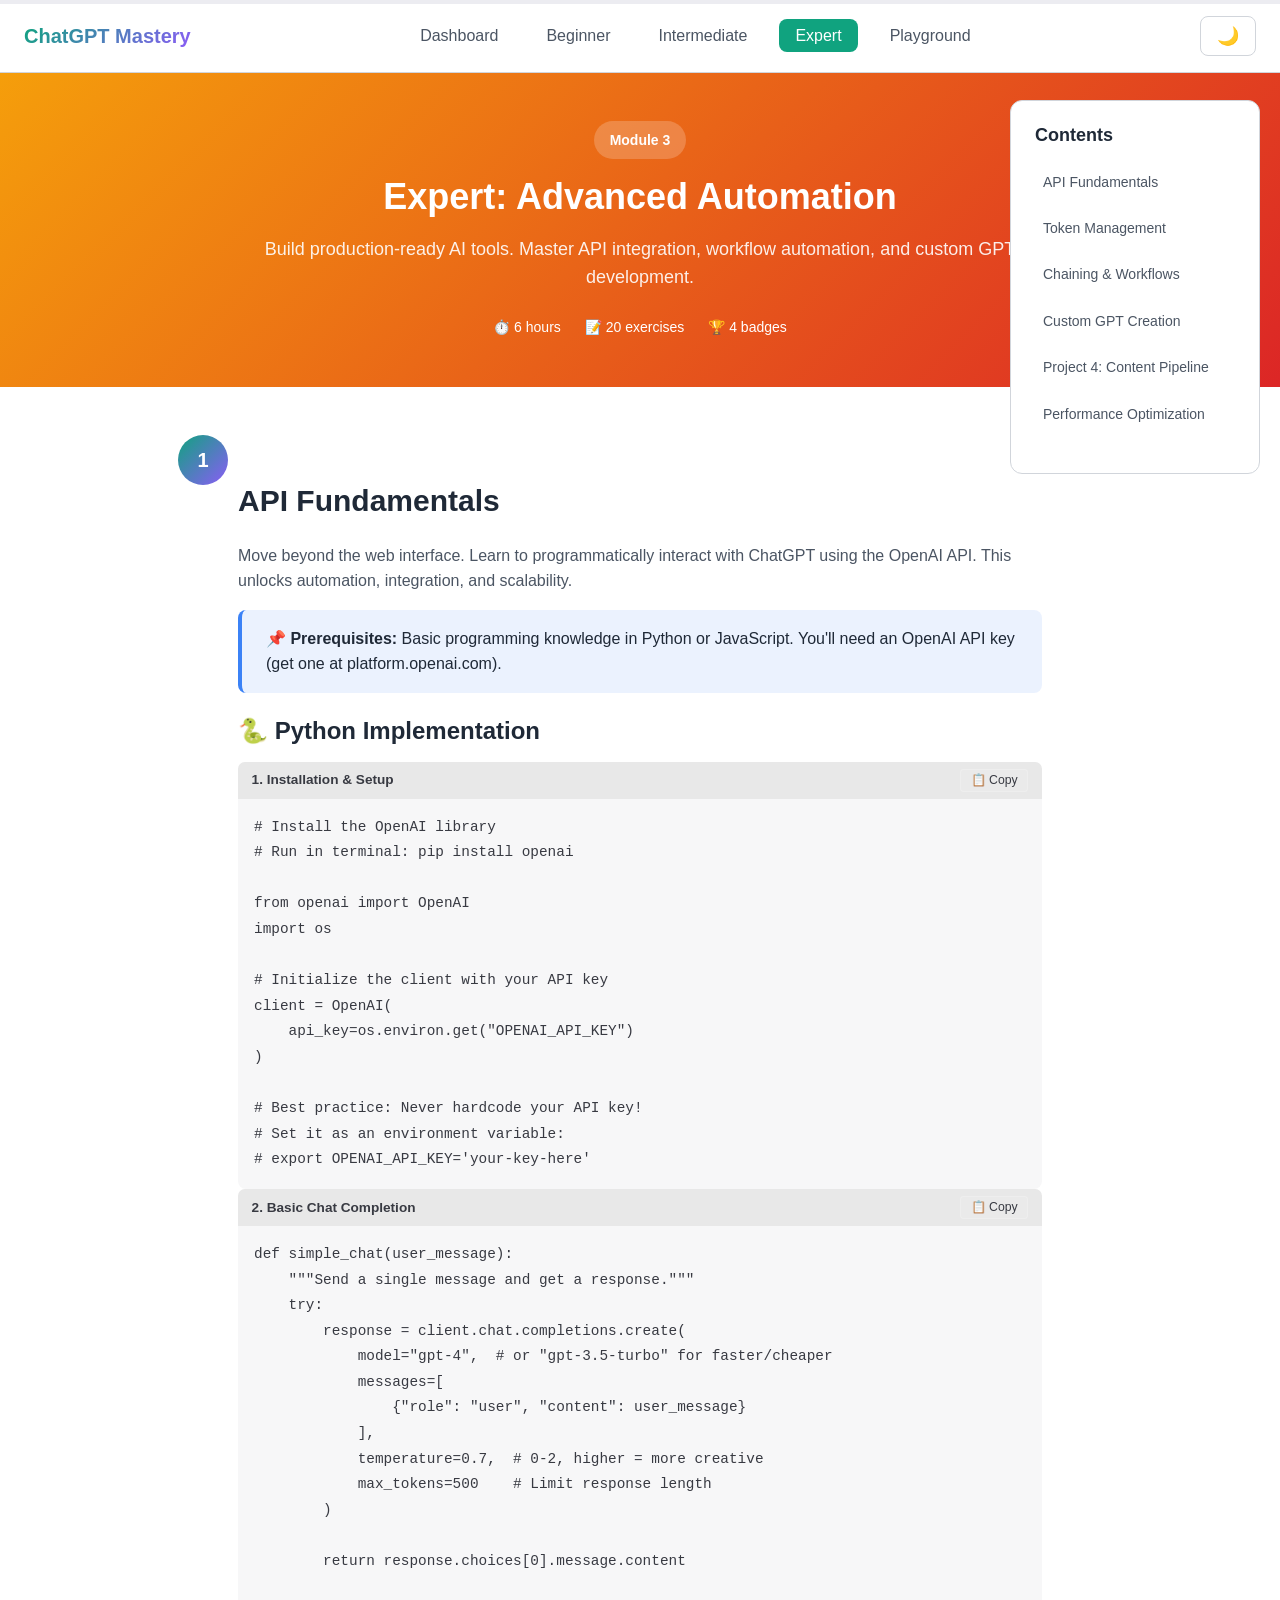
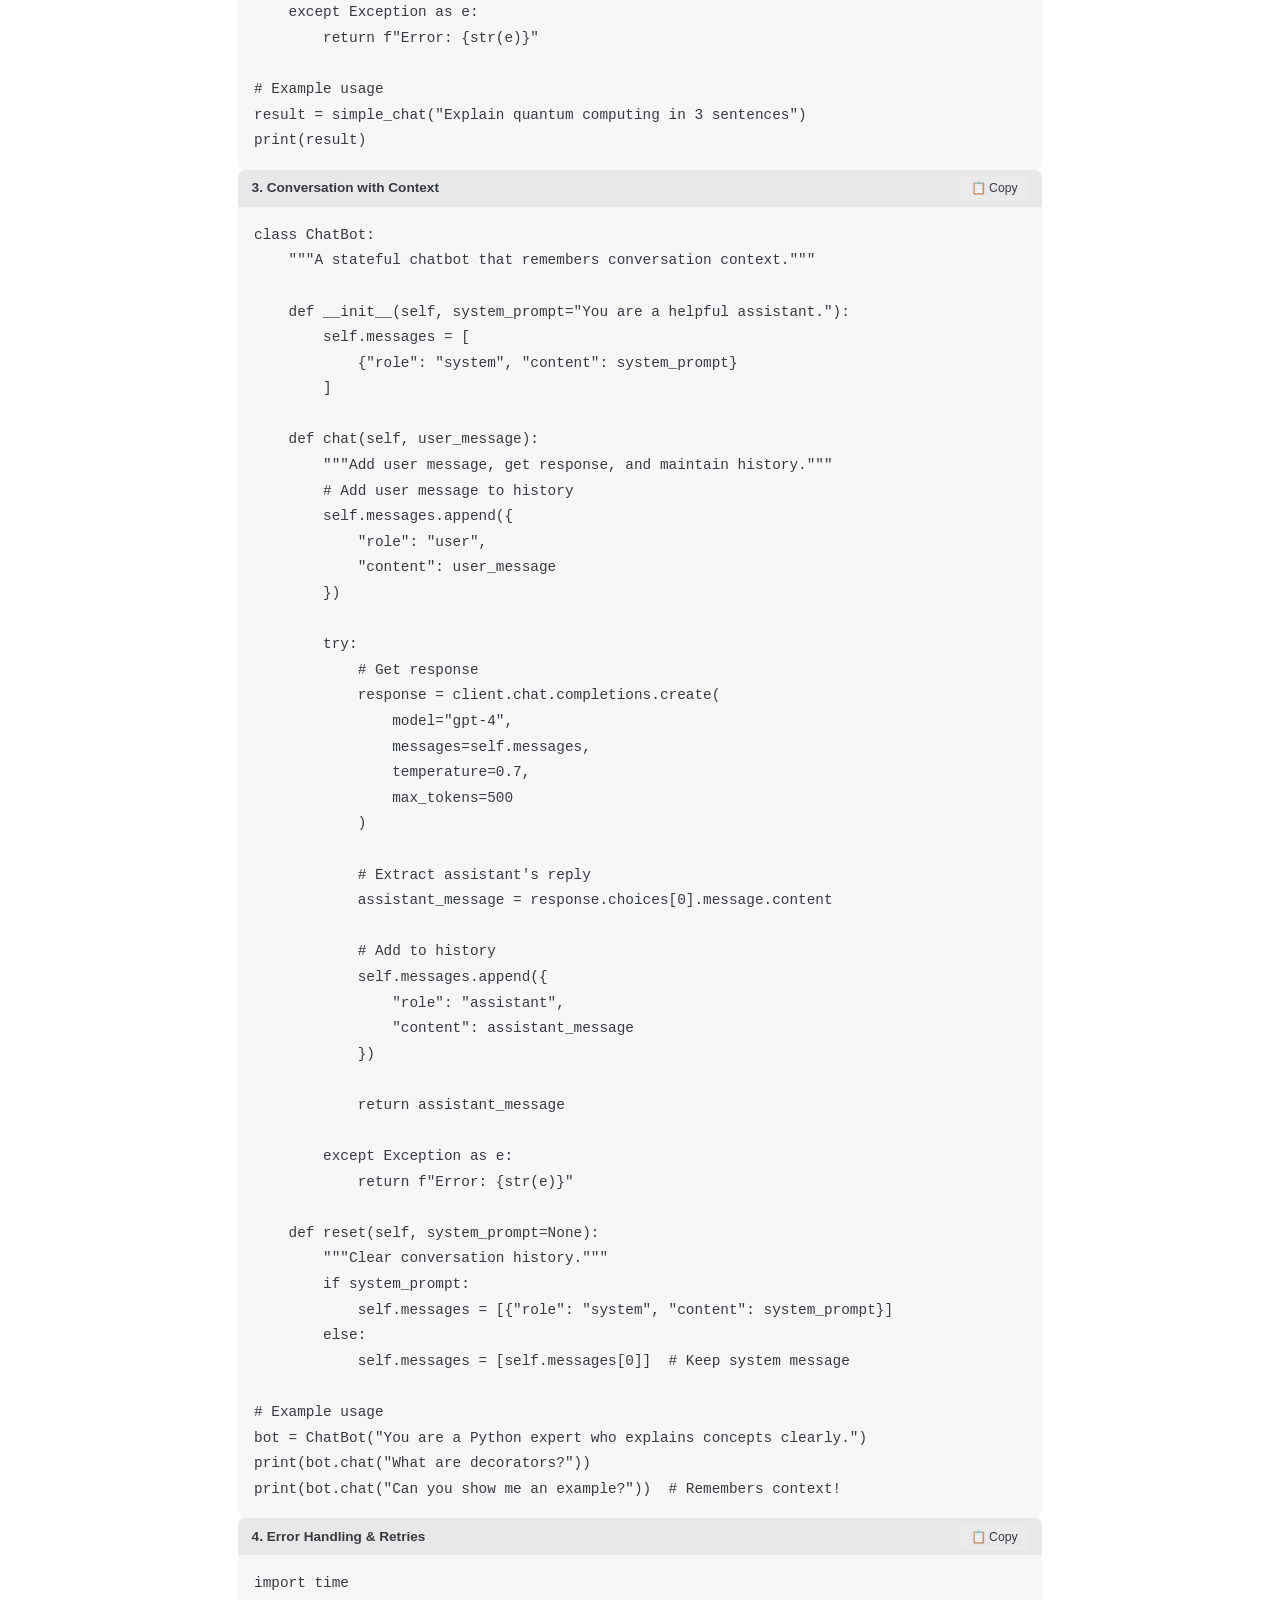
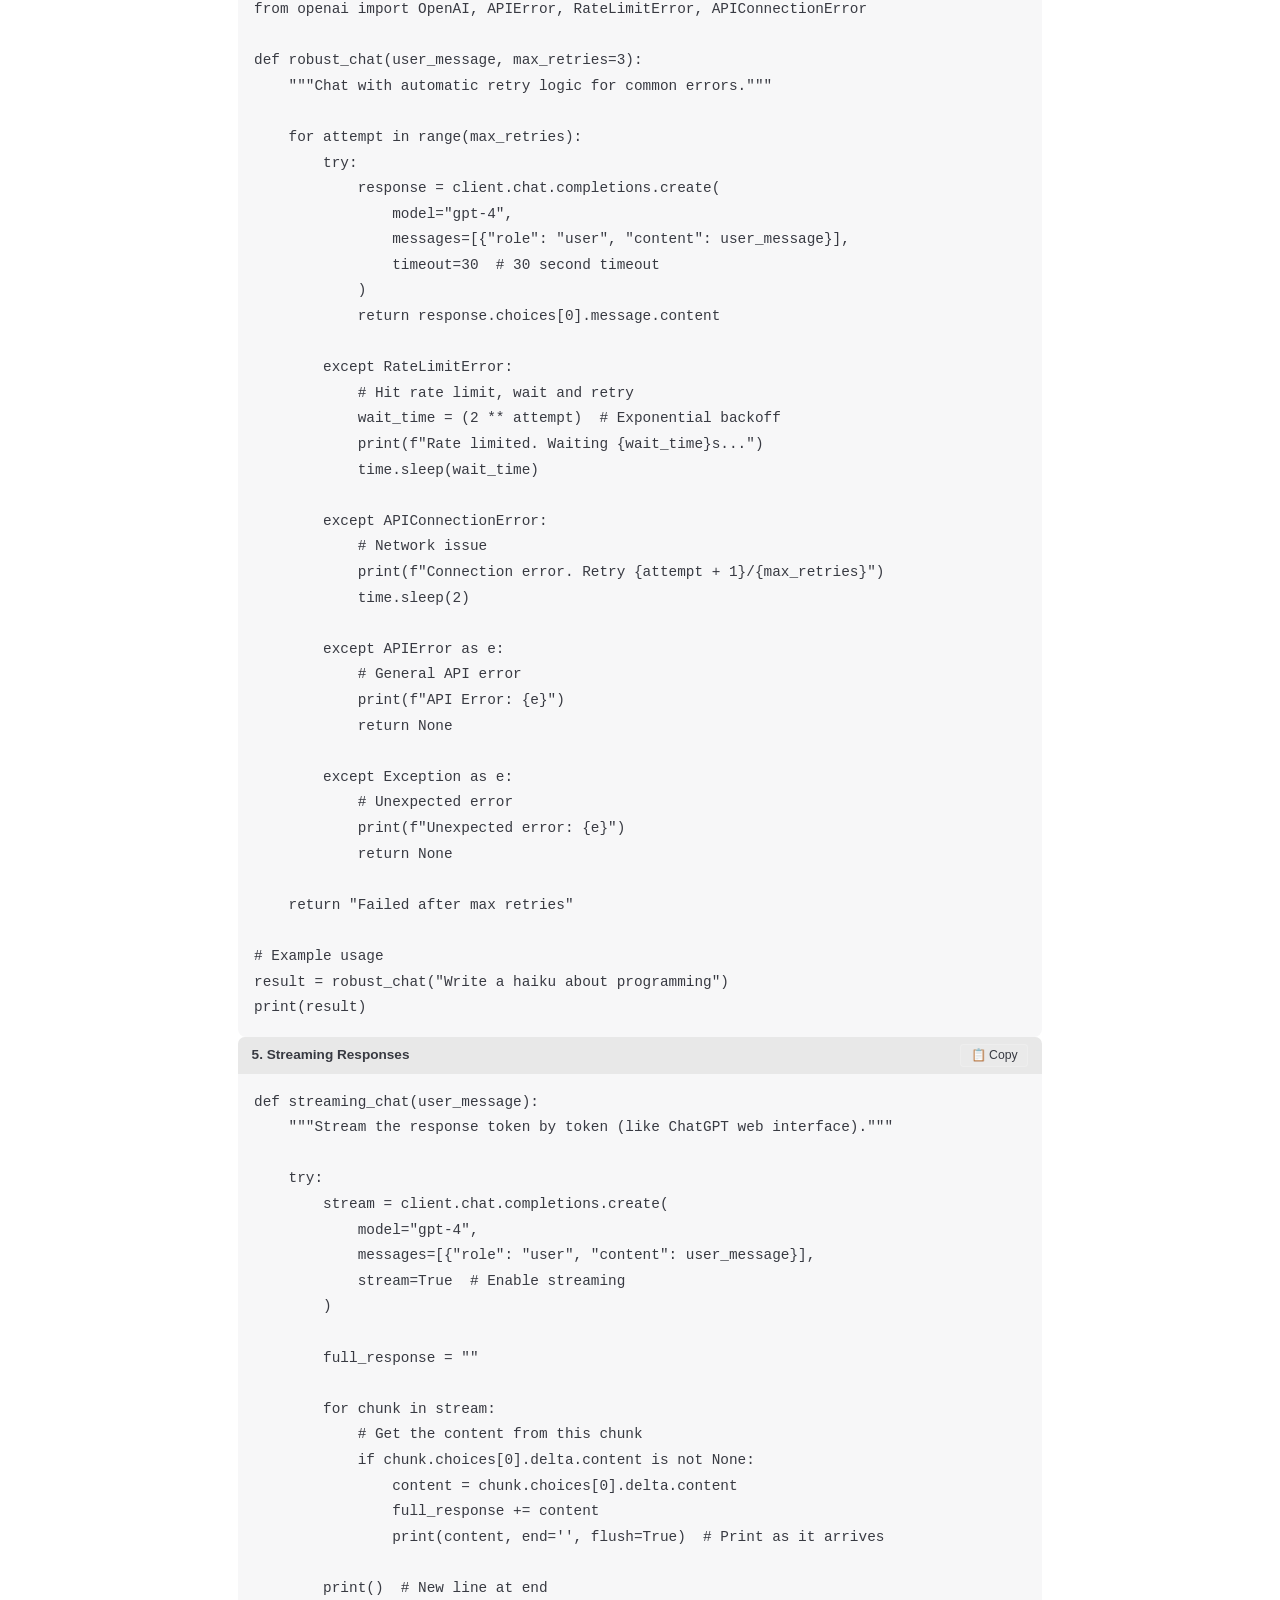
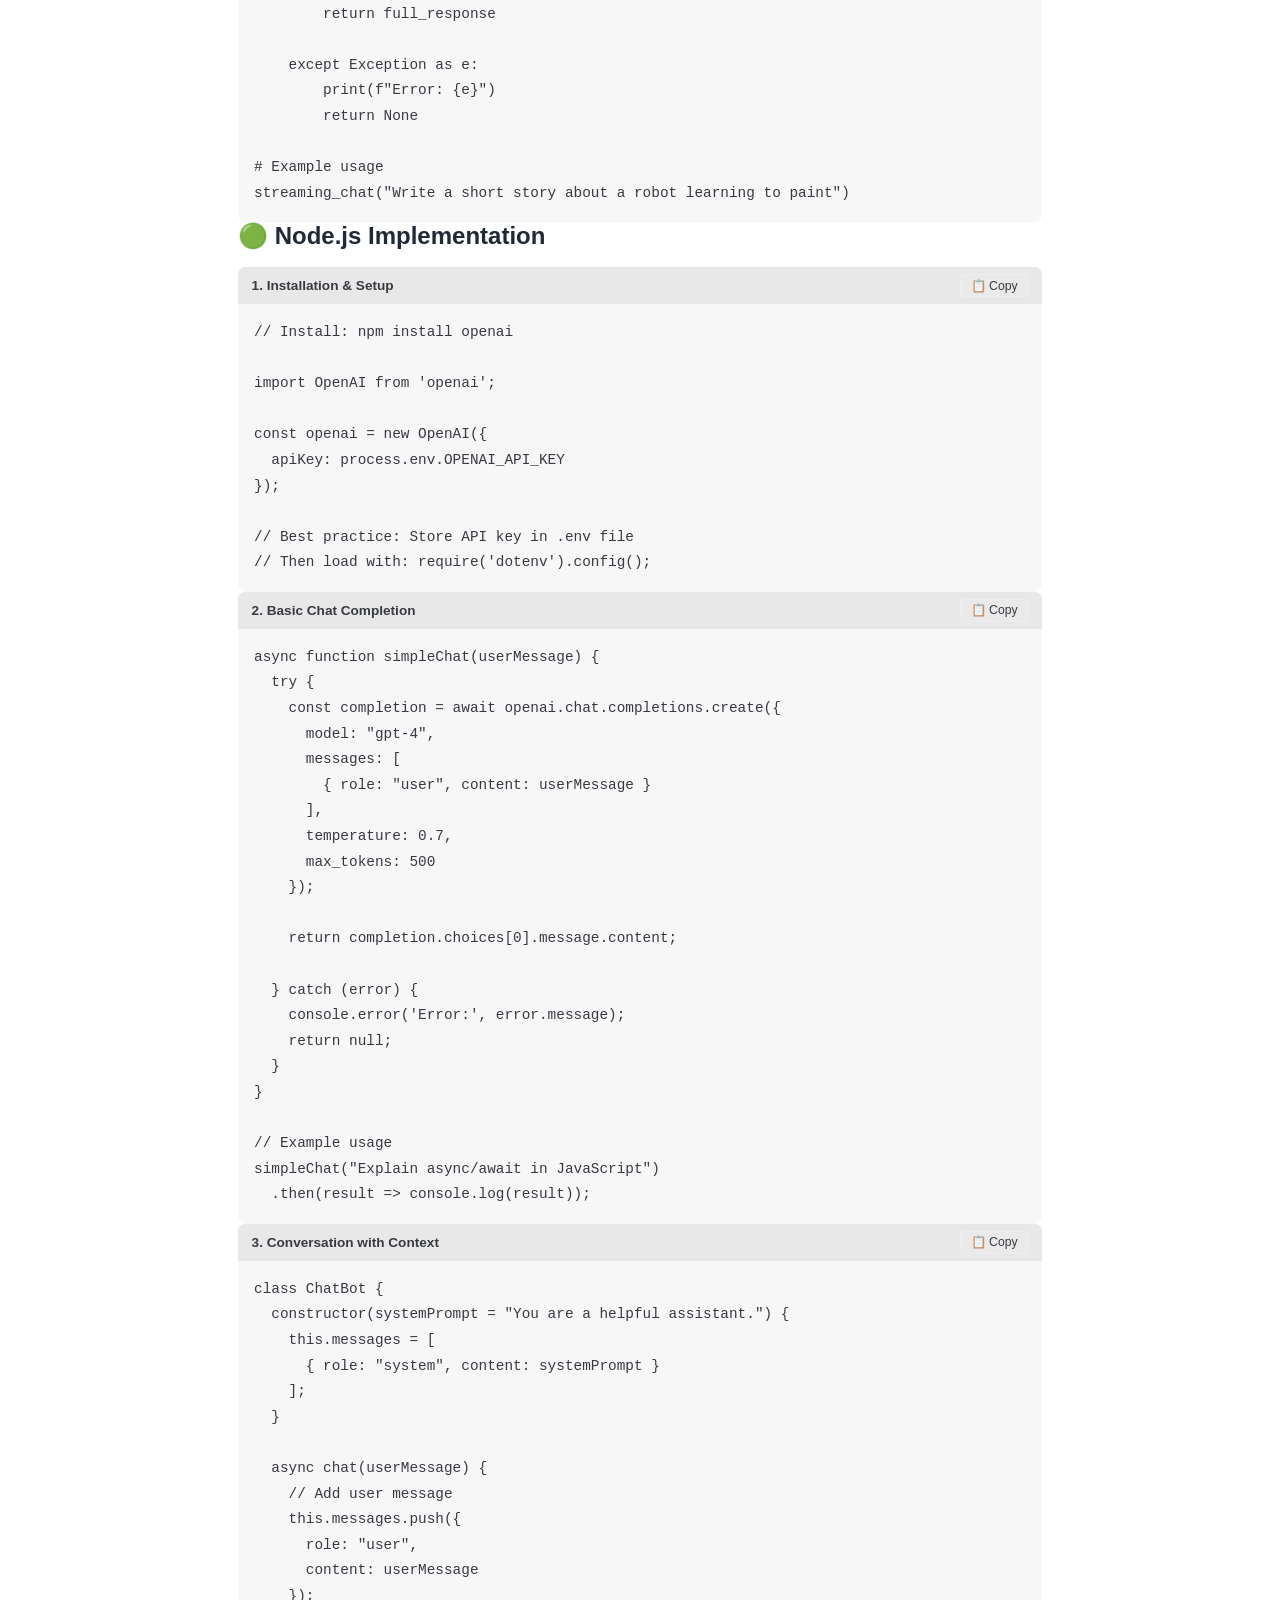
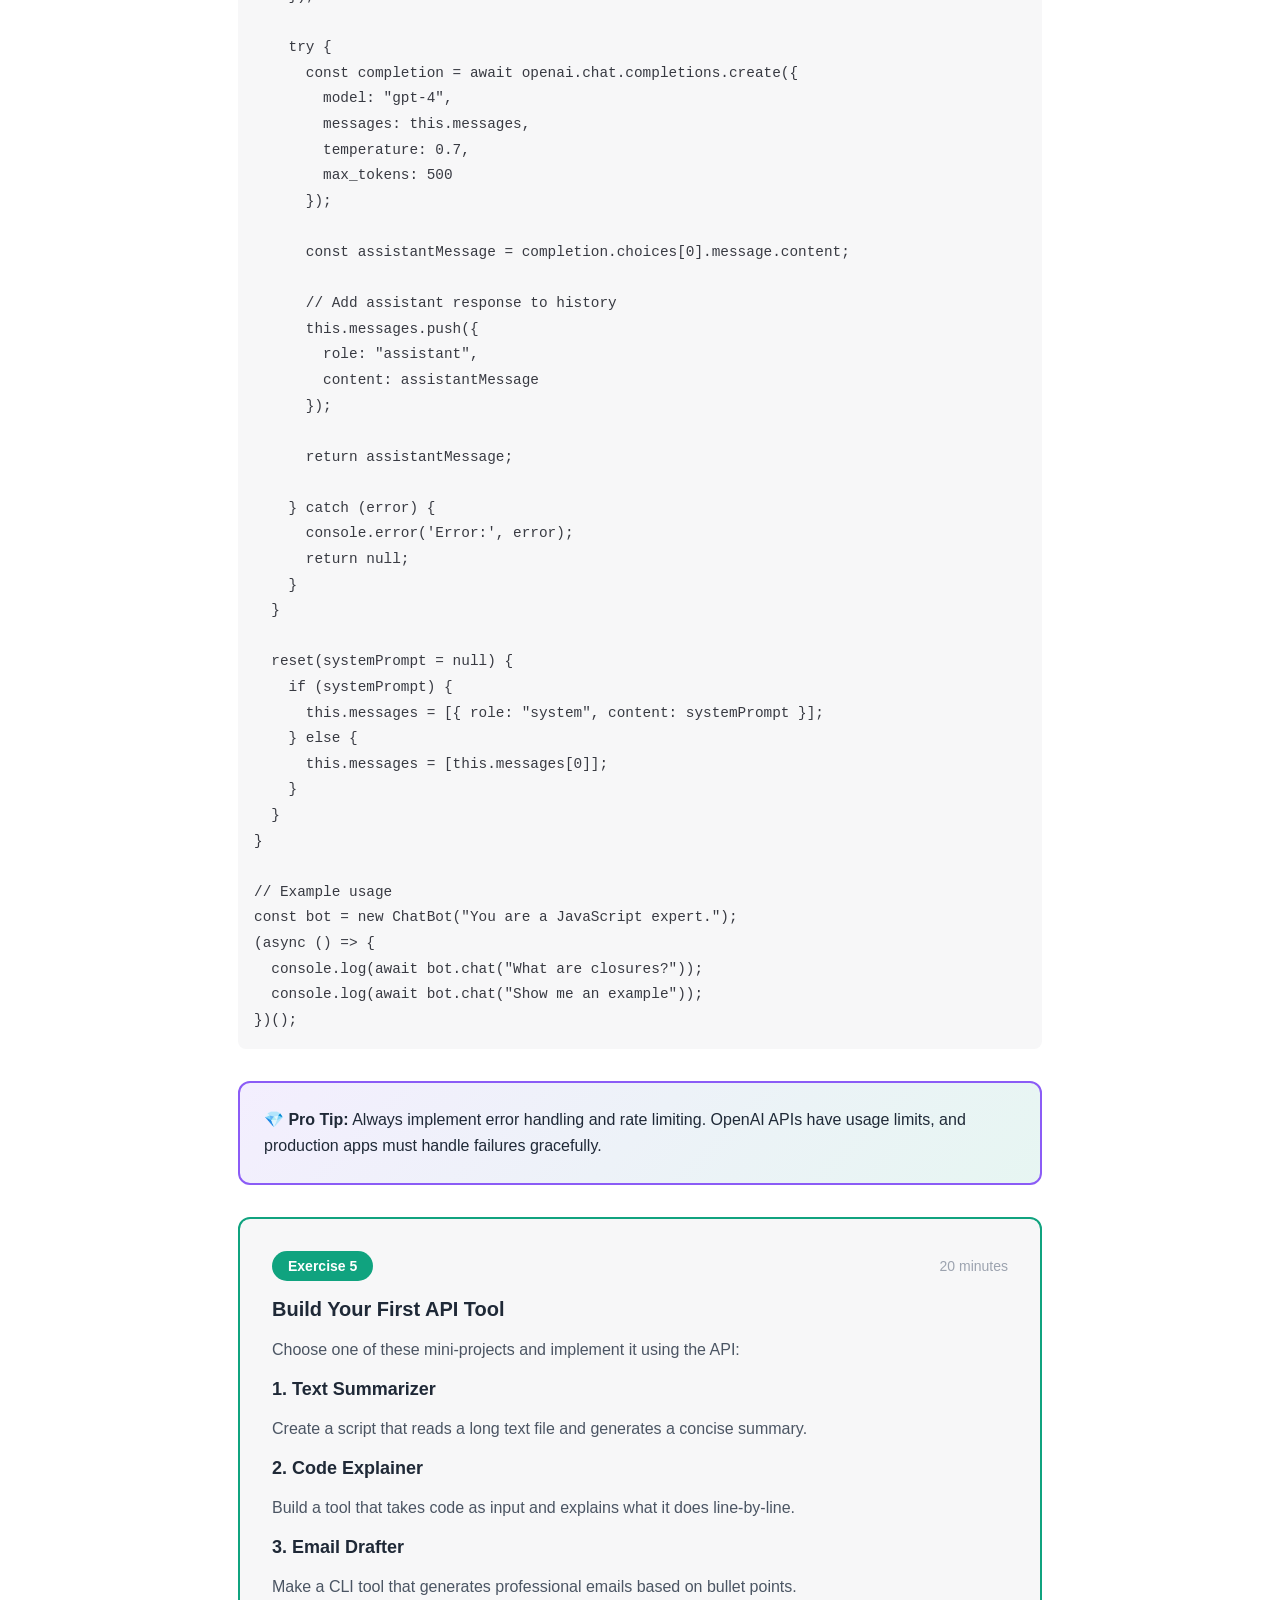
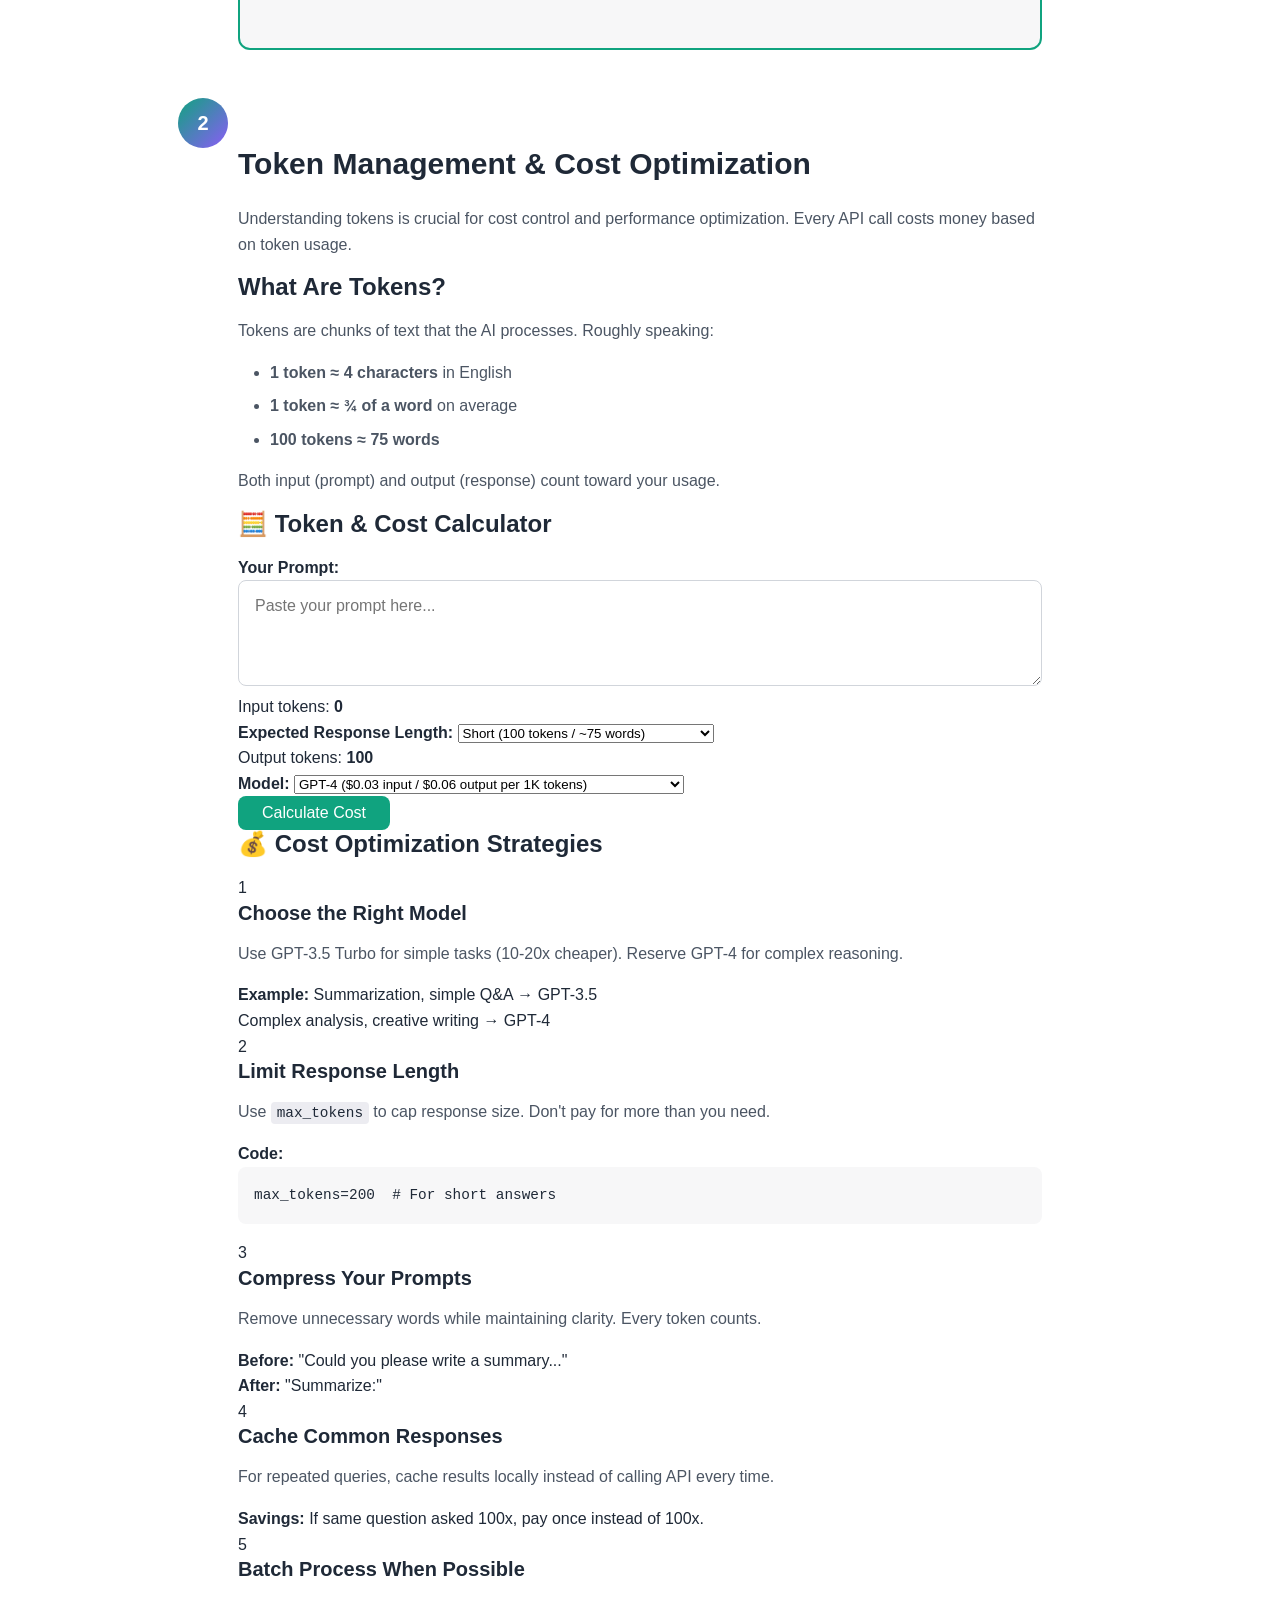
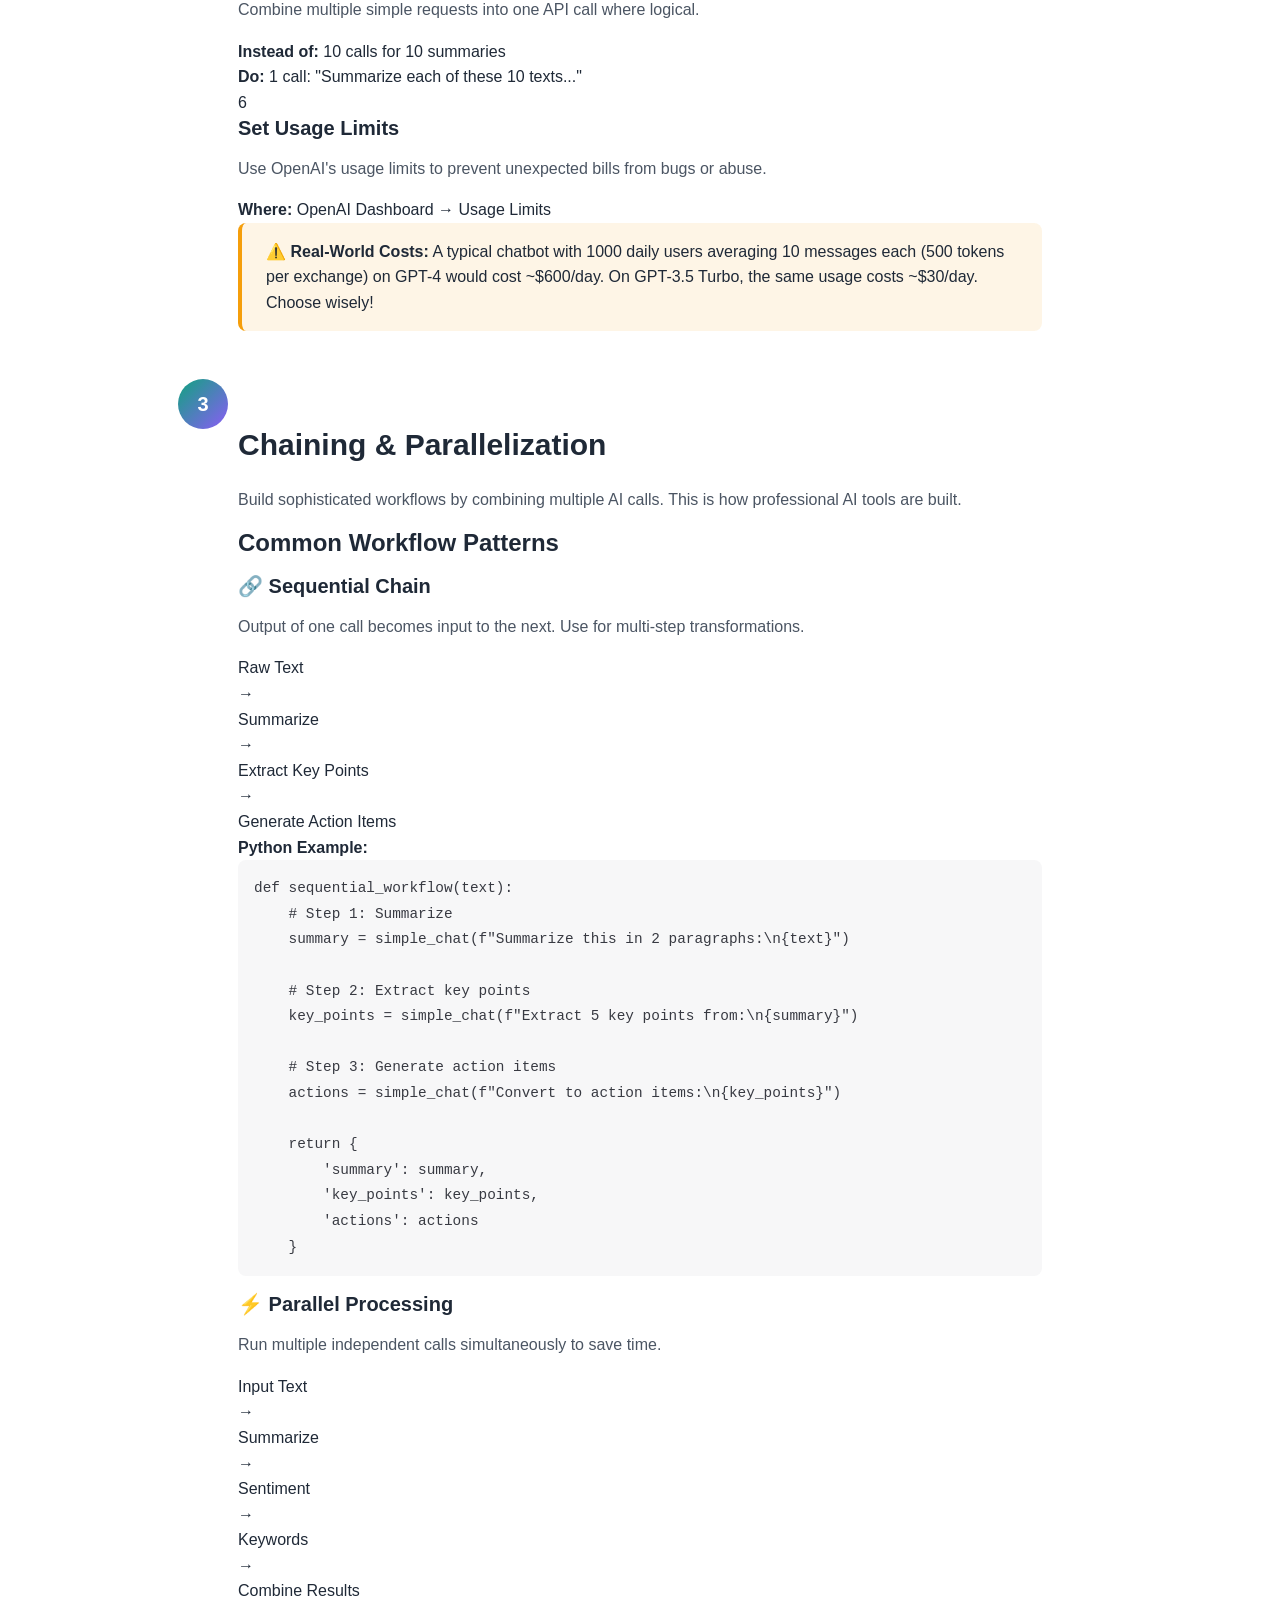
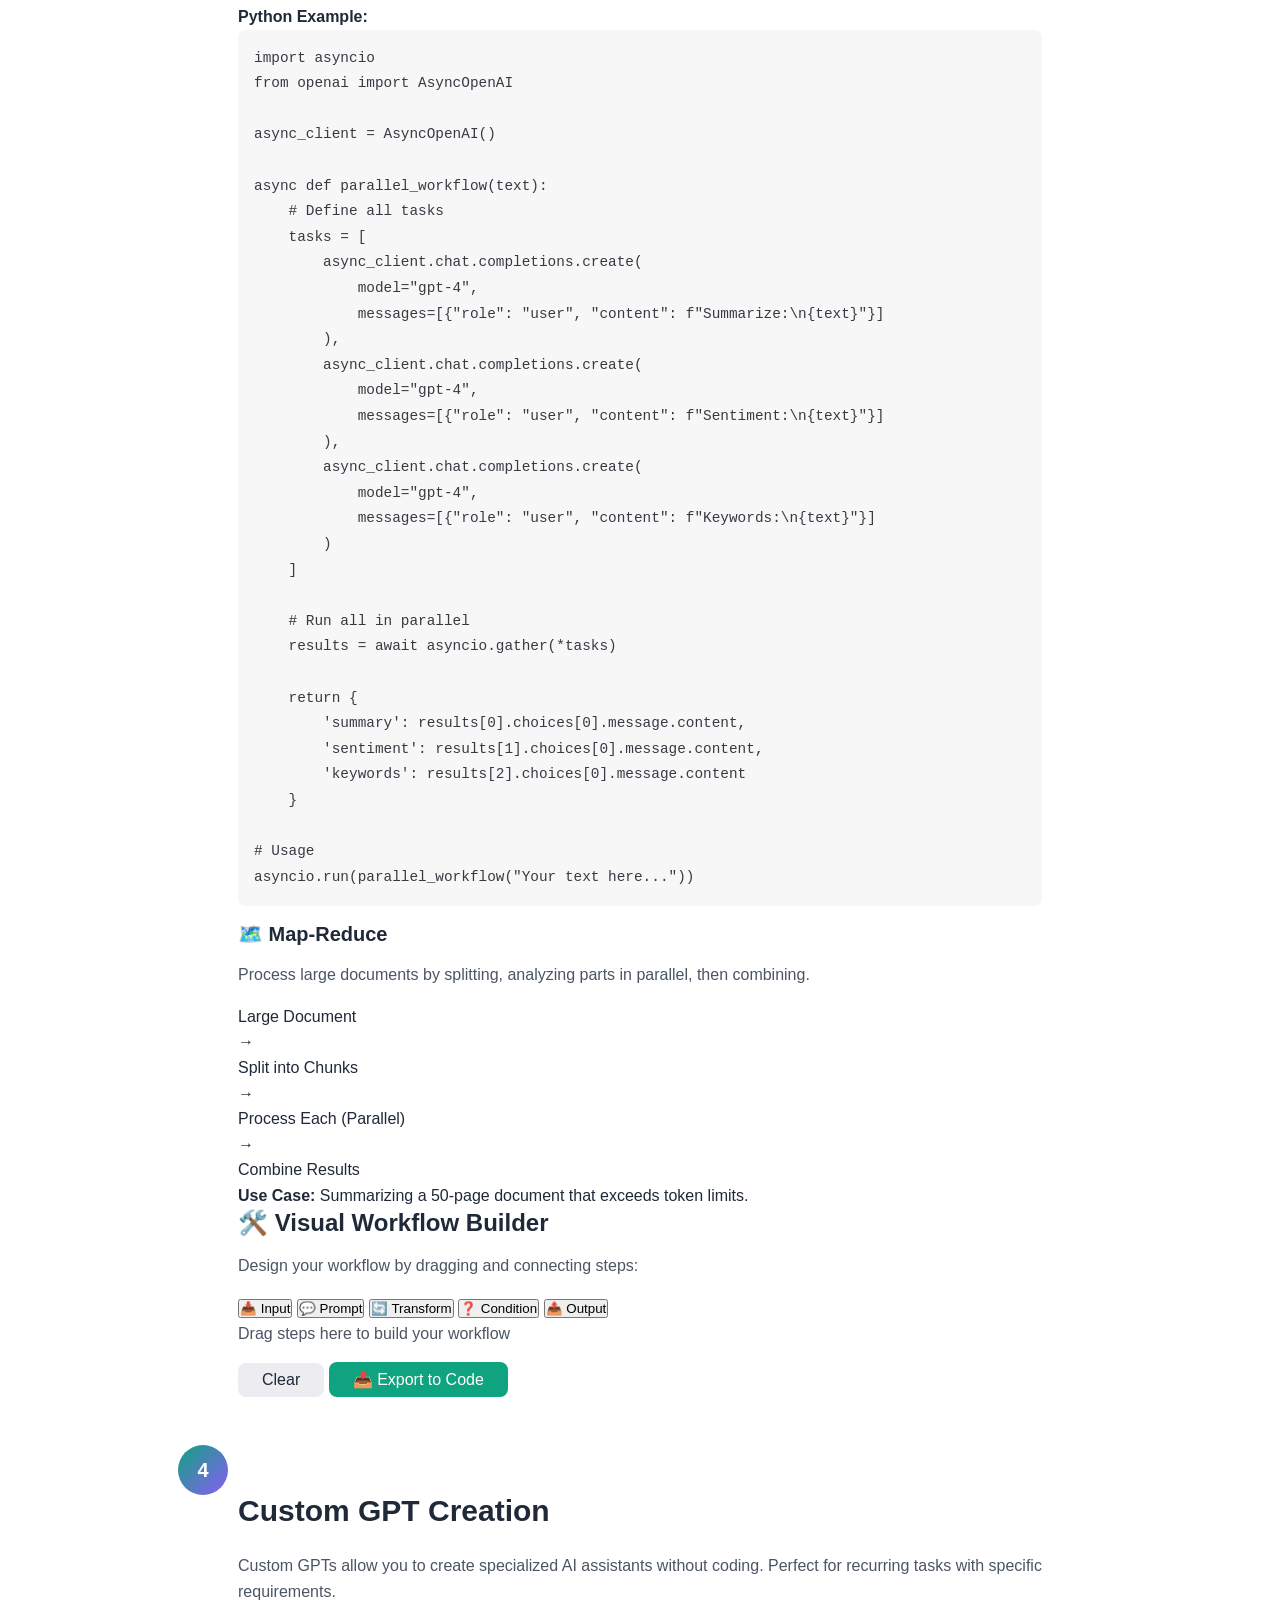
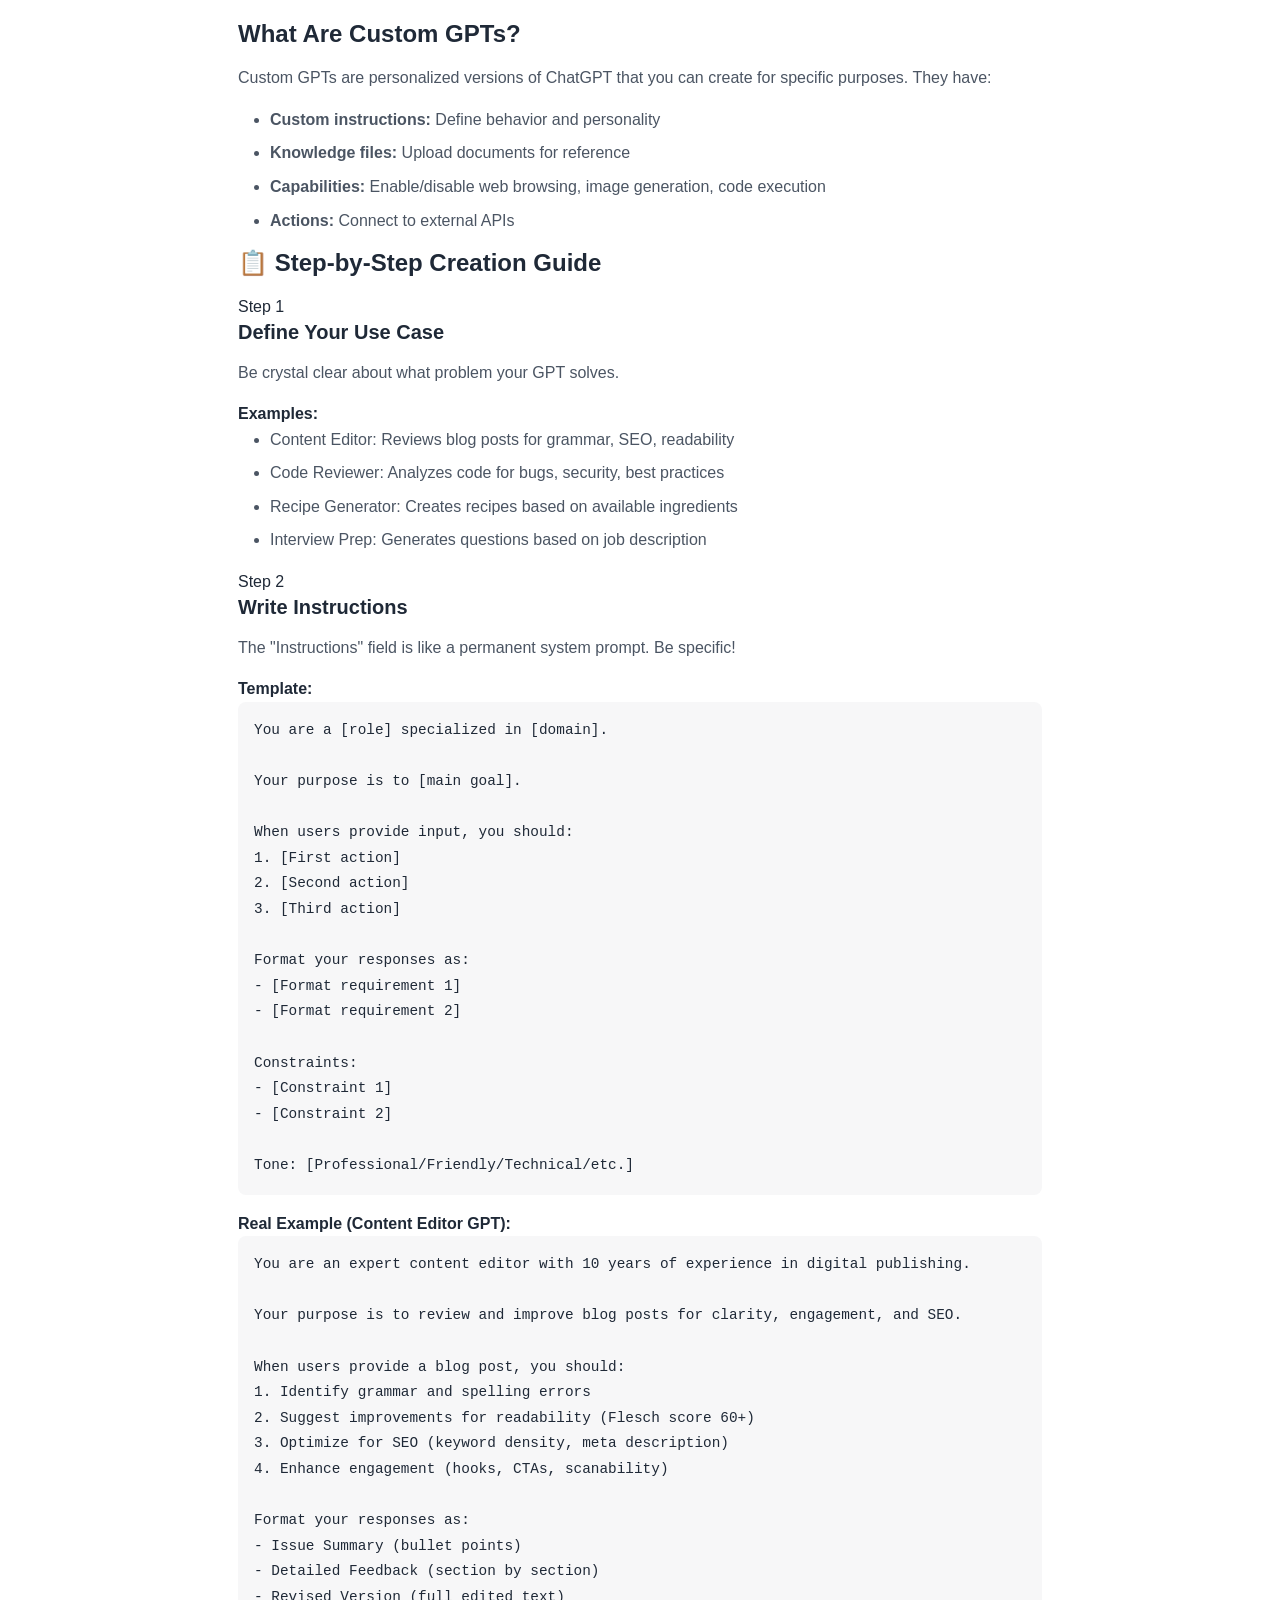
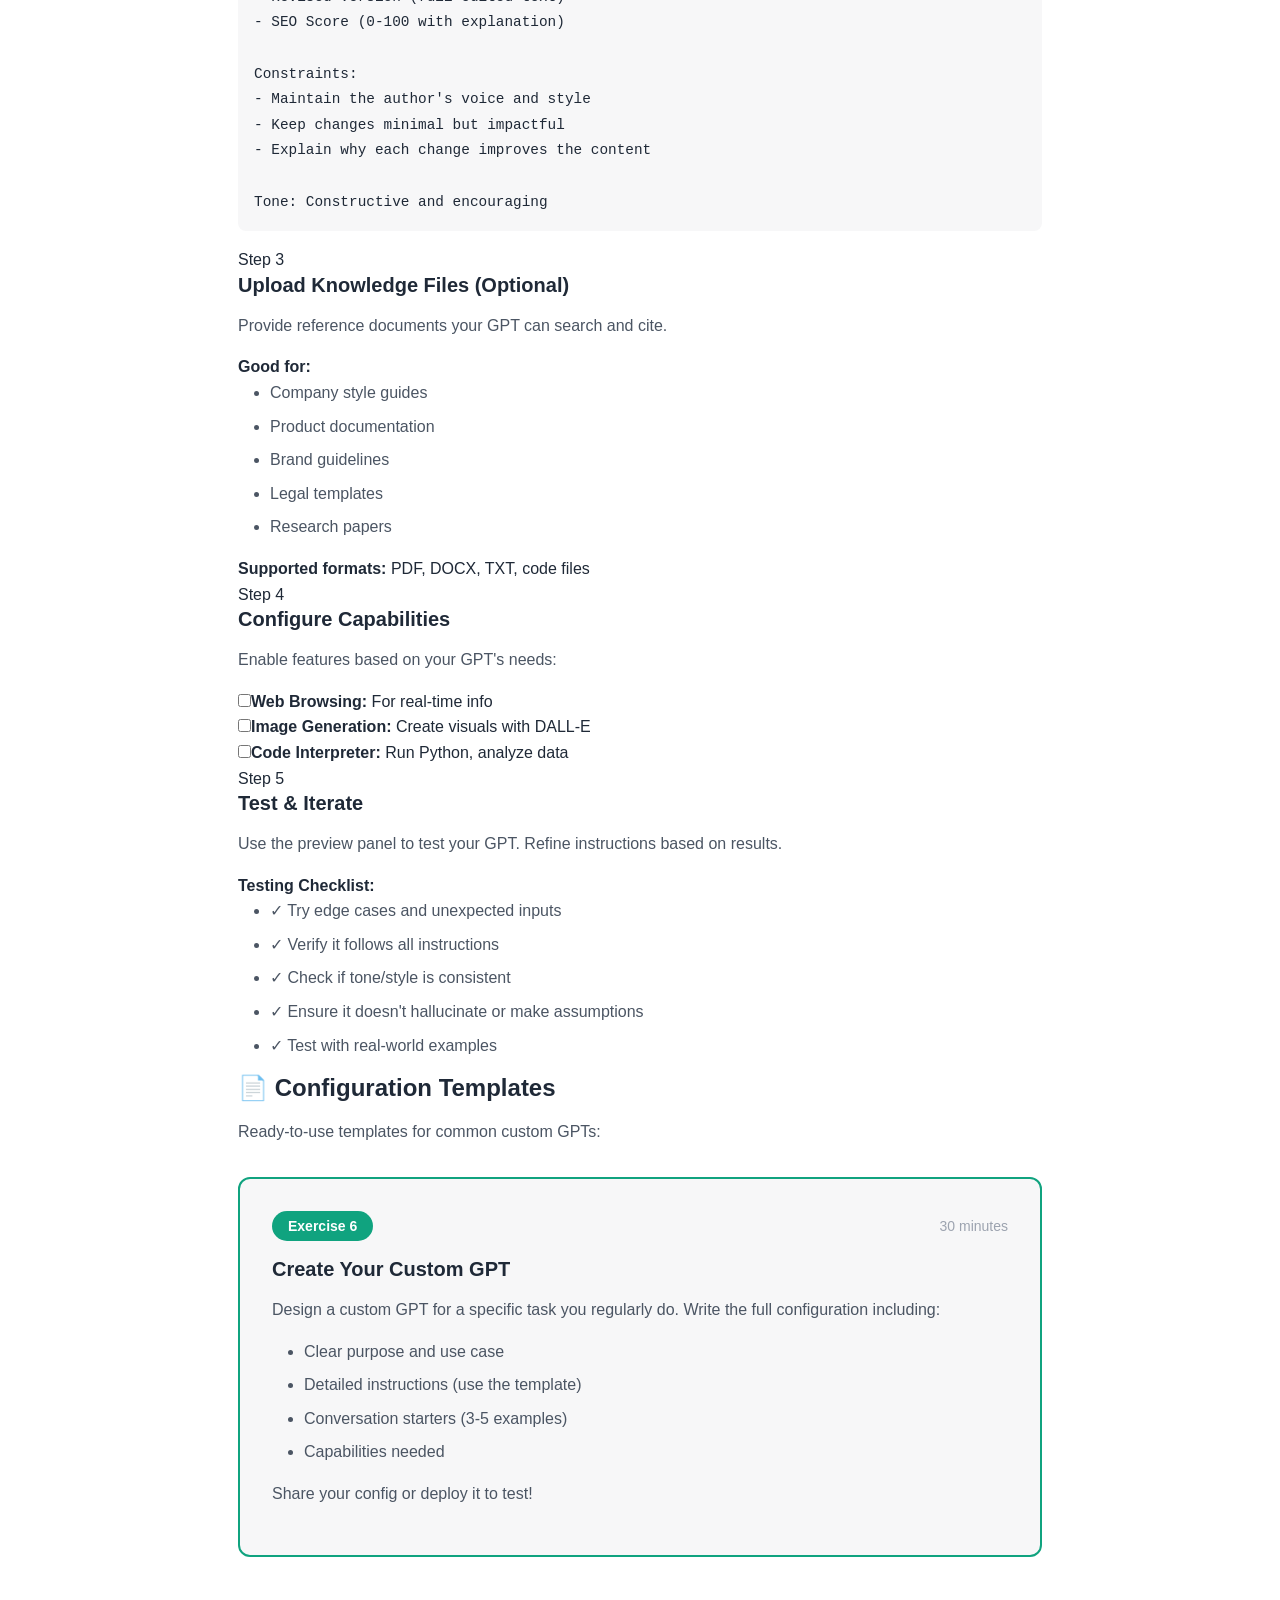
<file: chatgpt-mastery-course/expert.html>
<!DOCTYPE html>
<html lang="en">
<head>
    <meta charset="UTF-8">
    <meta name="viewport" content="width=device-width, initial-scale=1.0">
    <title>Expert: Advanced Automation - ChatGPT Mastery Course</title>
    <link rel="stylesheet" href="css/style.css">
    <link rel="stylesheet" href="css/animations.css">
    <link rel="stylesheet" href="css/components.css">
    <link rel="stylesheet" href="css/prism.css">
</head>
<body>
    <!-- Navigation -->
    <nav class="main-nav" id="mainNav">
        <div class="nav-container">
            <div class="nav-logo">
                <h1>ChatGPT Mastery</h1>
            </div>
            <ul class="nav-links">
                <li><a href="index.html">Dashboard</a></li>
                <li><a href="beginner.html">Beginner</a></li>
                <li><a href="intermediate.html">Intermediate</a></li>
                <li><a href="expert.html" class="active">Expert</a></li>
                <li><a href="playground.html">Playground</a></li>
            </ul>
            <button class="theme-toggle" id="themeToggle" aria-label="Toggle dark mode">
                <span class="theme-icon">🌙</span>
            </button>
        </div>
    </nav>

    <!-- Progress Bar -->
    <div class="page-progress" id="pageProgress">
        <div class="progress-fill" id="pageProgressFill"></div>
    </div>

    <!-- Hero -->
    <section class="module-hero expert-hero">
        <div class="container">
            <div class="module-badge">Module 3</div>
            <h1 class="module-title">Expert: Advanced Automation</h1>
            <p class="module-subtitle">Build production-ready AI tools. Master API integration, workflow automation, and custom GPT development.</p>
            <div class="module-meta">
                <span>⏱️ 6 hours</span>
                <span>📝 20 exercises</span>
                <span>🏆 4 badges</span>
            </div>
        </div>
    </section>

    <!-- Table of Contents -->
    <aside class="toc-sidebar" id="tocSidebar">
        <h3>Contents</h3>
        <ul class="toc-list">
            <li><a href="#api-fundamentals" class="toc-link">API Fundamentals</a></li>
            <li><a href="#token-management" class="toc-link">Token Management</a></li>
            <li><a href="#workflow-automation" class="toc-link">Chaining & Workflows</a></li>
            <li><a href="#custom-gpts" class="toc-link">Custom GPT Creation</a></li>
            <li><a href="#project-4" class="toc-link">Project 4: Content Pipeline</a></li>
            <li><a href="#optimization" class="toc-link">Performance Optimization</a></li>
        </ul>
    </aside>

    <!-- Main Content -->
    <main class="module-content">
        <div class="container">
            <!-- Section 1: API Fundamentals -->
            <section class="content-section" id="api-fundamentals">
                <div class="section-number">1</div>
                <h2 class="section-title">API Fundamentals</h2>

                <p>Move beyond the web interface. Learn to programmatically interact with ChatGPT using the OpenAI API. This unlocks automation, integration, and scalability.</p>

                <div class="callout callout-info">
                    <strong>📌 Prerequisites:</strong> Basic programming knowledge in Python or JavaScript. You'll need an OpenAI API key (get one at platform.openai.com).
                </div>

                <!-- Python Examples -->
                <div class="api-section">
                    <h3>🐍 Python Implementation</h3>

                    <div class="code-example">
                        <div class="code-header">
                            <span class="code-title">1. Installation & Setup</span>
                            <button class="copy-code-btn" onclick="copyCode(this)">📋 Copy</button>
                        </div>
                        <pre><code class="language-python"># Install the OpenAI library
# Run in terminal: pip install openai

from openai import OpenAI
import os

# Initialize the client with your API key
client = OpenAI(
    api_key=os.environ.get("OPENAI_API_KEY")
)

# Best practice: Never hardcode your API key!
# Set it as an environment variable:
# export OPENAI_API_KEY='your-key-here'</code></pre>
                    </div>

                    <div class="code-example">
                        <div class="code-header">
                            <span class="code-title">2. Basic Chat Completion</span>
                            <button class="copy-code-btn" onclick="copyCode(this)">📋 Copy</button>
                        </div>
                        <pre><code class="language-python">def simple_chat(user_message):
    """Send a single message and get a response."""
    try:
        response = client.chat.completions.create(
            model="gpt-4",  # or "gpt-3.5-turbo" for faster/cheaper
            messages=[
                {"role": "user", "content": user_message}
            ],
            temperature=0.7,  # 0-2, higher = more creative
            max_tokens=500    # Limit response length
        )

        return response.choices[0].message.content

    except Exception as e:
        return f"Error: {str(e)}"

# Example usage
result = simple_chat("Explain quantum computing in 3 sentences")
print(result)</code></pre>
                    </div>

                    <div class="code-example">
                        <div class="code-header">
                            <span class="code-title">3. Conversation with Context</span>
                            <button class="copy-code-btn" onclick="copyCode(this)">📋 Copy</button>
                        </div>
                        <pre><code class="language-python">class ChatBot:
    """A stateful chatbot that remembers conversation context."""

    def __init__(self, system_prompt="You are a helpful assistant."):
        self.messages = [
            {"role": "system", "content": system_prompt}
        ]

    def chat(self, user_message):
        """Add user message, get response, and maintain history."""
        # Add user message to history
        self.messages.append({
            "role": "user",
            "content": user_message
        })

        try:
            # Get response
            response = client.chat.completions.create(
                model="gpt-4",
                messages=self.messages,
                temperature=0.7,
                max_tokens=500
            )

            # Extract assistant's reply
            assistant_message = response.choices[0].message.content

            # Add to history
            self.messages.append({
                "role": "assistant",
                "content": assistant_message
            })

            return assistant_message

        except Exception as e:
            return f"Error: {str(e)}"

    def reset(self, system_prompt=None):
        """Clear conversation history."""
        if system_prompt:
            self.messages = [{"role": "system", "content": system_prompt}]
        else:
            self.messages = [self.messages[0]]  # Keep system message

# Example usage
bot = ChatBot("You are a Python expert who explains concepts clearly.")
print(bot.chat("What are decorators?"))
print(bot.chat("Can you show me an example?"))  # Remembers context!
</code></pre>
                    </div>

                    <div class="code-example">
                        <div class="code-header">
                            <span class="code-title">4. Error Handling & Retries</span>
                            <button class="copy-code-btn" onclick="copyCode(this)">📋 Copy</button>
                        </div>
                        <pre><code class="language-python">import time
from openai import OpenAI, APIError, RateLimitError, APIConnectionError

def robust_chat(user_message, max_retries=3):
    """Chat with automatic retry logic for common errors."""

    for attempt in range(max_retries):
        try:
            response = client.chat.completions.create(
                model="gpt-4",
                messages=[{"role": "user", "content": user_message}],
                timeout=30  # 30 second timeout
            )
            return response.choices[0].message.content

        except RateLimitError:
            # Hit rate limit, wait and retry
            wait_time = (2 ** attempt)  # Exponential backoff
            print(f"Rate limited. Waiting {wait_time}s...")
            time.sleep(wait_time)

        except APIConnectionError:
            # Network issue
            print(f"Connection error. Retry {attempt + 1}/{max_retries}")
            time.sleep(2)

        except APIError as e:
            # General API error
            print(f"API Error: {e}")
            return None

        except Exception as e:
            # Unexpected error
            print(f"Unexpected error: {e}")
            return None

    return "Failed after max retries"

# Example usage
result = robust_chat("Write a haiku about programming")
print(result)</code></pre>
                    </div>

                    <div class="code-example">
                        <div class="code-header">
                            <span class="code-title">5. Streaming Responses</span>
                            <button class="copy-code-btn" onclick="copyCode(this)">📋 Copy</button>
                        </div>
                        <pre><code class="language-python">def streaming_chat(user_message):
    """Stream the response token by token (like ChatGPT web interface)."""

    try:
        stream = client.chat.completions.create(
            model="gpt-4",
            messages=[{"role": "user", "content": user_message}],
            stream=True  # Enable streaming
        )

        full_response = ""

        for chunk in stream:
            # Get the content from this chunk
            if chunk.choices[0].delta.content is not None:
                content = chunk.choices[0].delta.content
                full_response += content
                print(content, end='', flush=True)  # Print as it arrives

        print()  # New line at end
        return full_response

    except Exception as e:
        print(f"Error: {e}")
        return None

# Example usage
streaming_chat("Write a short story about a robot learning to paint")</code></pre>
                    </div>
                </div>

                <!-- Node.js Examples -->
                <div class="api-section">
                    <h3>🟢 Node.js Implementation</h3>

                    <div class="code-example">
                        <div class="code-header">
                            <span class="code-title">1. Installation & Setup</span>
                            <button class="copy-code-btn" onclick="copyCode(this)">📋 Copy</button>
                        </div>
                        <pre><code class="language-javascript">// Install: npm install openai

import OpenAI from 'openai';

const openai = new OpenAI({
  apiKey: process.env.OPENAI_API_KEY
});

// Best practice: Store API key in .env file
// Then load with: require('dotenv').config();</code></pre>
                    </div>

                    <div class="code-example">
                        <div class="code-header">
                            <span class="code-title">2. Basic Chat Completion</span>
                            <button class="copy-code-btn" onclick="copyCode(this)">📋 Copy</button>
                        </div>
                        <pre><code class="language-javascript">async function simpleChat(userMessage) {
  try {
    const completion = await openai.chat.completions.create({
      model: "gpt-4",
      messages: [
        { role: "user", content: userMessage }
      ],
      temperature: 0.7,
      max_tokens: 500
    });

    return completion.choices[0].message.content;

  } catch (error) {
    console.error('Error:', error.message);
    return null;
  }
}

// Example usage
simpleChat("Explain async/await in JavaScript")
  .then(result => console.log(result));</code></pre>
                    </div>

                    <div class="code-example">
                        <div class="code-header">
                            <span class="code-title">3. Conversation with Context</span>
                            <button class="copy-code-btn" onclick="copyCode(this)">📋 Copy</button>
                        </div>
                        <pre><code class="language-javascript">class ChatBot {
  constructor(systemPrompt = "You are a helpful assistant.") {
    this.messages = [
      { role: "system", content: systemPrompt }
    ];
  }

  async chat(userMessage) {
    // Add user message
    this.messages.push({
      role: "user",
      content: userMessage
    });

    try {
      const completion = await openai.chat.completions.create({
        model: "gpt-4",
        messages: this.messages,
        temperature: 0.7,
        max_tokens: 500
      });

      const assistantMessage = completion.choices[0].message.content;

      // Add assistant response to history
      this.messages.push({
        role: "assistant",
        content: assistantMessage
      });

      return assistantMessage;

    } catch (error) {
      console.error('Error:', error);
      return null;
    }
  }

  reset(systemPrompt = null) {
    if (systemPrompt) {
      this.messages = [{ role: "system", content: systemPrompt }];
    } else {
      this.messages = [this.messages[0]];
    }
  }
}

// Example usage
const bot = new ChatBot("You are a JavaScript expert.");
(async () => {
  console.log(await bot.chat("What are closures?"));
  console.log(await bot.chat("Show me an example"));
})();</code></pre>
                    </div>
                </div>

                <div class="pro-tip">
                    <strong>💎 Pro Tip:</strong> Always implement error handling and rate limiting. OpenAI APIs have usage limits, and production apps must handle failures gracefully.
                </div>

                <div class="exercise-box">
                    <div class="exercise-header">
                        <span class="exercise-badge">Exercise 5</span>
                        <span class="exercise-time">20 minutes</span>
                    </div>
                    <h4>Build Your First API Tool</h4>
                    <p>Choose one of these mini-projects and implement it using the API:</p>
                    <div class="exercise-options">
                        <div class="option-card">
                            <h5>1. Text Summarizer</h5>
                            <p>Create a script that reads a long text file and generates a concise summary.</p>
                        </div>
                        <div class="option-card">
                            <h5>2. Code Explainer</h5>
                            <p>Build a tool that takes code as input and explains what it does line-by-line.</p>
                        </div>
                        <div class="option-card">
                            <h5>3. Email Drafter</h5>
                            <p>Make a CLI tool that generates professional emails based on bullet points.</p>
                        </div>
                    </div>
                </div>
            </section>

            <!-- Section 2: Token Management -->
            <section class="content-section" id="token-management">
                <div class="section-number">2</div>
                <h2 class="section-title">Token Management & Cost Optimization</h2>

                <p>Understanding tokens is crucial for cost control and performance optimization. Every API call costs money based on token usage.</p>

                <div class="token-explainer">
                    <h3>What Are Tokens?</h3>
                    <p>Tokens are chunks of text that the AI processes. Roughly speaking:</p>
                    <ul>
                        <li><strong>1 token ≈ 4 characters</strong> in English</li>
                        <li><strong>1 token ≈ ¾ of a word</strong> on average</li>
                        <li><strong>100 tokens ≈ 75 words</strong></li>
                    </ul>
                    <p>Both input (prompt) and output (response) count toward your usage.</p>
                </div>

                <!-- Token Calculator -->
                <div class="token-calculator">
                    <h3>🧮 Token & Cost Calculator</h3>

                    <div class="calculator-inputs">
                        <div class="calc-input">
                            <label><strong>Your Prompt:</strong></label>
                            <textarea id="calcPrompt" rows="4" placeholder="Paste your prompt here..."></textarea>
                            <div class="calc-stat">Input tokens: <strong id="inputTokens">0</strong></div>
                        </div>

                        <div class="calc-input">
                            <label><strong>Expected Response Length:</strong></label>
                            <select id="responseLength">
                                <option value="100">Short (100 tokens / ~75 words)</option>
                                <option value="500">Medium (500 tokens / ~375 words)</option>
                                <option value="1000">Long (1000 tokens / ~750 words)</option>
                                <option value="2000">Very Long (2000 tokens / ~1500 words)</option>
                            </select>
                            <div class="calc-stat">Output tokens: <strong id="outputTokens">100</strong></div>
                        </div>

                        <div class="calc-input">
                            <label><strong>Model:</strong></label>
                            <select id="modelSelect">
                                <option value="gpt4">GPT-4 ($0.03 input / $0.06 output per 1K tokens)</option>
                                <option value="gpt4turbo">GPT-4 Turbo ($0.01 input / $0.03 output per 1K tokens)</option>
                                <option value="gpt35">GPT-3.5 Turbo ($0.0005 input / $0.0015 output per 1K tokens)</option>
                            </select>
                        </div>

                        <button class="btn btn-primary" onclick="calculateCost()">Calculate Cost</button>
                    </div>

                    <div class="calculator-results hidden" id="calcResults">
                        <h4>Cost Breakdown</h4>
                        <div class="cost-grid">
                            <div class="cost-item">
                                <span class="cost-label">Cost per request:</span>
                                <span class="cost-value" id="perRequest">$0.000</span>
                            </div>
                            <div class="cost-item">
                                <span class="cost-label">Cost for 100 requests:</span>
                                <span class="cost-value" id="hundred">$0.00</span>
                            </div>
                            <div class="cost-item">
                                <span class="cost-label">Cost for 1,000 requests:</span>
                                <span class="cost-value" id="thousand">$0.00</span>
                            </div>
                            <div class="cost-item">
                                <span class="cost-label">Cost for 10,000 requests:</span>
                                <span class="cost-value" id="tenThousand">$0.00</span>
                            </div>
                        </div>

                        <div class="cost-comparison">
                            <h5>Model Comparison (same prompt):</h5>
                            <div id="modelComparison"></div>
                        </div>
                    </div>
                </div>

                <!-- Optimization Strategies -->
                <div class="optimization-strategies">
                    <h3>💰 Cost Optimization Strategies</h3>

                    <div class="strategy-grid">
                        <div class="strategy-card">
                            <div class="strategy-number">1</div>
                            <h4>Choose the Right Model</h4>
                            <p>Use GPT-3.5 Turbo for simple tasks (10-20x cheaper). Reserve GPT-4 for complex reasoning.</p>
                            <div class="strategy-example">
                                <strong>Example:</strong> Summarization, simple Q&A → GPT-3.5<br>
                                Complex analysis, creative writing → GPT-4
                            </div>
                        </div>

                        <div class="strategy-card">
                            <div class="strategy-number">2</div>
                            <h4>Limit Response Length</h4>
                            <p>Use <code>max_tokens</code> to cap response size. Don't pay for more than you need.</p>
                            <div class="strategy-example">
                                <strong>Code:</strong>
                                <pre><code>max_tokens=200  # For short answers</code></pre>
                            </div>
                        </div>

                        <div class="strategy-card">
                            <div class="strategy-number">3</div>
                            <h4>Compress Your Prompts</h4>
                            <p>Remove unnecessary words while maintaining clarity. Every token counts.</p>
                            <div class="strategy-example">
                                <strong>Before:</strong> "Could you please write a summary..."<br>
                                <strong>After:</strong> "Summarize:"
                            </div>
                        </div>

                        <div class="strategy-card">
                            <div class="strategy-number">4</div>
                            <h4>Cache Common Responses</h4>
                            <p>For repeated queries, cache results locally instead of calling API every time.</p>
                            <div class="strategy-example">
                                <strong>Savings:</strong> If same question asked 100x, pay once instead of 100x.
                            </div>
                        </div>

                        <div class="strategy-card">
                            <div class="strategy-number">5</div>
                            <h4>Batch Process When Possible</h4>
                            <p>Combine multiple simple requests into one API call where logical.</p>
                            <div class="strategy-example">
                                <strong>Instead of:</strong> 10 calls for 10 summaries<br>
                                <strong>Do:</strong> 1 call: "Summarize each of these 10 texts..."
                            </div>
                        </div>

                        <div class="strategy-card">
                            <div class="strategy-number">6</div>
                            <h4>Set Usage Limits</h4>
                            <p>Use OpenAI's usage limits to prevent unexpected bills from bugs or abuse.</p>
                            <div class="strategy-example">
                                <strong>Where:</strong> OpenAI Dashboard → Usage Limits
                            </div>
                        </div>
                    </div>
                </div>

                <div class="callout callout-warning">
                    <strong>⚠️ Real-World Costs:</strong> A typical chatbot with 1000 daily users averaging 10 messages each (500 tokens per exchange) on GPT-4 would cost ~$600/day. On GPT-3.5 Turbo, the same usage costs ~$30/day. Choose wisely!
                </div>
            </section>

            <!-- Section 3: Workflow Automation -->
            <section class="content-section" id="workflow-automation">
                <div class="section-number">3</div>
                <h2 class="section-title">Chaining & Parallelization</h2>

                <p>Build sophisticated workflows by combining multiple AI calls. This is how professional AI tools are built.</p>

                <div class="workflow-patterns">
                    <h3>Common Workflow Patterns</h3>

                    <div class="pattern-showcase">
                        <!-- Sequential Chain -->
                        <div class="workflow-pattern">
                            <h4>🔗 Sequential Chain</h4>
                            <p>Output of one call becomes input to the next. Use for multi-step transformations.</p>
                            <div class="workflow-diagram">
                                <div class="flow-step">Raw Text</div>
                                <div class="flow-arrow">→</div>
                                <div class="flow-step">Summarize</div>
                                <div class="flow-arrow">→</div>
                                <div class="flow-step">Extract Key Points</div>
                                <div class="flow-arrow">→</div>
                                <div class="flow-step">Generate Action Items</div>
                            </div>
                            <div class="workflow-code">
                                <strong>Python Example:</strong>
                                <pre><code class="language-python">def sequential_workflow(text):
    # Step 1: Summarize
    summary = simple_chat(f"Summarize this in 2 paragraphs:\n{text}")

    # Step 2: Extract key points
    key_points = simple_chat(f"Extract 5 key points from:\n{summary}")

    # Step 3: Generate action items
    actions = simple_chat(f"Convert to action items:\n{key_points}")

    return {
        'summary': summary,
        'key_points': key_points,
        'actions': actions
    }</code></pre>
                            </div>
                        </div>

                        <!-- Parallel Processing -->
                        <div class="workflow-pattern">
                            <h4>⚡ Parallel Processing</h4>
                            <p>Run multiple independent calls simultaneously to save time.</p>
                            <div class="workflow-diagram">
                                <div class="parallel-container">
                                    <div class="flow-step">Input Text</div>
                                    <div class="parallel-branches">
                                        <div class="parallel-branch">
                                            <div class="flow-arrow">→</div>
                                            <div class="flow-step">Summarize</div>
                                        </div>
                                        <div class="parallel-branch">
                                            <div class="flow-arrow">→</div>
                                            <div class="flow-step">Sentiment</div>
                                        </div>
                                        <div class="parallel-branch">
                                            <div class="flow-arrow">→</div>
                                            <div class="flow-step">Keywords</div>
                                        </div>
                                    </div>
                                    <div class="flow-arrow">→</div>
                                    <div class="flow-step">Combine Results</div>
                                </div>
                            </div>
                            <div class="workflow-code">
                                <strong>Python Example:</strong>
                                <pre><code class="language-python">import asyncio
from openai import AsyncOpenAI

async_client = AsyncOpenAI()

async def parallel_workflow(text):
    # Define all tasks
    tasks = [
        async_client.chat.completions.create(
            model="gpt-4",
            messages=[{"role": "user", "content": f"Summarize:\n{text}"}]
        ),
        async_client.chat.completions.create(
            model="gpt-4",
            messages=[{"role": "user", "content": f"Sentiment:\n{text}"}]
        ),
        async_client.chat.completions.create(
            model="gpt-4",
            messages=[{"role": "user", "content": f"Keywords:\n{text}"}]
        )
    ]

    # Run all in parallel
    results = await asyncio.gather(*tasks)

    return {
        'summary': results[0].choices[0].message.content,
        'sentiment': results[1].choices[0].message.content,
        'keywords': results[2].choices[0].message.content
    }

# Usage
asyncio.run(parallel_workflow("Your text here..."))</code></pre>
                            </div>
                        </div>

                        <!-- Map-Reduce -->
                        <div class="workflow-pattern">
                            <h4>🗺️ Map-Reduce</h4>
                            <p>Process large documents by splitting, analyzing parts in parallel, then combining.</p>
                            <div class="workflow-diagram">
                                <div class="flow-step">Large Document</div>
                                <div class="flow-arrow">→</div>
                                <div class="flow-step">Split into Chunks</div>
                                <div class="flow-arrow">→</div>
                                <div class="flow-step">Process Each (Parallel)</div>
                                <div class="flow-arrow">→</div>
                                <div class="flow-step">Combine Results</div>
                            </div>
                            <div class="workflow-code">
                                <strong>Use Case:</strong> Summarizing a 50-page document that exceeds token limits.
                            </div>
                        </div>
                    </div>
                </div>

                <!-- Interactive Workflow Builder -->
                <div class="workflow-builder">
                    <h3>🛠️ Visual Workflow Builder</h3>
                    <p>Design your workflow by dragging and connecting steps:</p>

                    <div class="builder-canvas" id="workflowCanvas">
                        <div class="canvas-toolbar">
                            <button class="tool-btn" data-step="input">📥 Input</button>
                            <button class="tool-btn" data-step="prompt">💬 Prompt</button>
                            <button class="tool-btn" data-step="transform">🔄 Transform</button>
                            <button class="tool-btn" data-step="condition">❓ Condition</button>
                            <button class="tool-btn" data-step="output">📤 Output</button>
                        </div>
                        <div class="canvas-area" id="canvasArea">
                            <p class="canvas-hint">Drag steps here to build your workflow</p>
                        </div>
                        <div class="canvas-actions">
                            <button class="btn btn-secondary" onclick="clearWorkflow()">Clear</button>
                            <button class="btn btn-primary" onclick="exportWorkflow()">📥 Export to Code</button>
                        </div>
                    </div>

                    <div class="workflow-code-output hidden" id="workflowCode">
                        <h4>Generated Code:</h4>
                        <pre><code id="generatedCode"></code></pre>
                        <button class="btn btn-sm btn-secondary" onclick="copyWorkflowCode()">📋 Copy</button>
                    </div>
                </div>
            </section>

            <!-- Section 4: Custom GPTs -->
            <section class="content-section" id="custom-gpts">
                <div class="section-number">4</div>
                <h2 class="section-title">Custom GPT Creation</h2>

                <p>Custom GPTs allow you to create specialized AI assistants without coding. Perfect for recurring tasks with specific requirements.</p>

                <div class="custom-gpt-guide">
                    <h3>What Are Custom GPTs?</h3>
                    <p>Custom GPTs are personalized versions of ChatGPT that you can create for specific purposes. They have:</p>
                    <ul>
                        <li><strong>Custom instructions:</strong> Define behavior and personality</li>
                        <li><strong>Knowledge files:</strong> Upload documents for reference</li>
                        <li><strong>Capabilities:</strong> Enable/disable web browsing, image generation, code execution</li>
                        <li><strong>Actions:</strong> Connect to external APIs</li>
                    </ul>
                </div>

                <!-- Step-by-Step Guide -->
                <div class="gpt-creation-steps">
                    <h3>📋 Step-by-Step Creation Guide</h3>

                    <div class="creation-step">
                        <div class="step-number">Step 1</div>
                        <div class="step-content">
                            <h4>Define Your Use Case</h4>
                            <p>Be crystal clear about what problem your GPT solves.</p>
                            <div class="step-example">
                                <strong>Examples:</strong>
                                <ul>
                                    <li>Content Editor: Reviews blog posts for grammar, SEO, readability</li>
                                    <li>Code Reviewer: Analyzes code for bugs, security, best practices</li>
                                    <li>Recipe Generator: Creates recipes based on available ingredients</li>
                                    <li>Interview Prep: Generates questions based on job description</li>
                                </ul>
                            </div>
                        </div>
                    </div>

                    <div class="creation-step">
                        <div class="step-number">Step 2</div>
                        <div class="step-content">
                            <h4>Write Instructions</h4>
                            <p>The "Instructions" field is like a permanent system prompt. Be specific!</p>
                            <div class="step-template">
                                <strong>Template:</strong>
                                <pre><code>You are a [role] specialized in [domain].

Your purpose is to [main goal].

When users provide input, you should:
1. [First action]
2. [Second action]
3. [Third action]

Format your responses as:
- [Format requirement 1]
- [Format requirement 2]

Constraints:
- [Constraint 1]
- [Constraint 2]

Tone: [Professional/Friendly/Technical/etc.]
</code></pre>
                            </div>
                            <div class="step-example">
                                <strong>Real Example (Content Editor GPT):</strong>
                                <pre><code>You are an expert content editor with 10 years of experience in digital publishing.

Your purpose is to review and improve blog posts for clarity, engagement, and SEO.

When users provide a blog post, you should:
1. Identify grammar and spelling errors
2. Suggest improvements for readability (Flesch score 60+)
3. Optimize for SEO (keyword density, meta description)
4. Enhance engagement (hooks, CTAs, scanability)

Format your responses as:
- Issue Summary (bullet points)
- Detailed Feedback (section by section)
- Revised Version (full edited text)
- SEO Score (0-100 with explanation)

Constraints:
- Maintain the author's voice and style
- Keep changes minimal but impactful
- Explain why each change improves the content

Tone: Constructive and encouraging
</code></pre>
                            </div>
                        </div>
                    </div>

                    <div class="creation-step">
                        <div class="step-number">Step 3</div>
                        <div class="step-content">
                            <h4>Upload Knowledge Files (Optional)</h4>
                            <p>Provide reference documents your GPT can search and cite.</p>
                            <div class="step-example">
                                <strong>Good for:</strong>
                                <ul>
                                    <li>Company style guides</li>
                                    <li>Product documentation</li>
                                    <li>Brand guidelines</li>
                                    <li>Legal templates</li>
                                    <li>Research papers</li>
                                </ul>
                                <strong>Supported formats:</strong> PDF, DOCX, TXT, code files
                            </div>
                        </div>
                    </div>

                    <div class="creation-step">
                        <div class="step-number">Step 4</div>
                        <div class="step-content">
                            <h4>Configure Capabilities</h4>
                            <p>Enable features based on your GPT's needs:</p>
                            <div class="capabilities-grid">
                                <div class="capability">
                                    <input type="checkbox" id="cap-web"><label for="cap-web"><strong>Web Browsing:</strong> For real-time info</label>
                                </div>
                                <div class="capability">
                                    <input type="checkbox" id="cap-dalle"><label for="cap-dalle"><strong>Image Generation:</strong> Create visuals with DALL-E</label>
                                </div>
                                <div class="capability">
                                    <input type="checkbox" id="cap-code"><label for="cap-code"><strong>Code Interpreter:</strong> Run Python, analyze data</label>
                                </div>
                            </div>
                        </div>
                    </div>

                    <div class="creation-step">
                        <div class="step-number">Step 5</div>
                        <div class="step-content">
                            <h4>Test & Iterate</h4>
                            <p>Use the preview panel to test your GPT. Refine instructions based on results.</p>
                            <div class="step-example">
                                <strong>Testing Checklist:</strong>
                                <ul>
                                    <li>✓ Try edge cases and unexpected inputs</li>
                                    <li>✓ Verify it follows all instructions</li>
                                    <li>✓ Check if tone/style is consistent</li>
                                    <li>✓ Ensure it doesn't hallucinate or make assumptions</li>
                                    <li>✓ Test with real-world examples</li>
                                </ul>
                            </div>
                        </div>
                    </div>
                </div>

                <!-- Configuration Templates -->
                <div class="gpt-templates">
                    <h3>📄 Configuration Templates</h3>
                    <p>Ready-to-use templates for common custom GPTs:</p>

                    <div class="template-grid" id="gptTemplates">
                        <!-- Generated by JS -->
                    </div>
                </div>

                <div class="exercise-box">
                    <div class="exercise-header">
                        <span class="exercise-badge">Exercise 6</span>
                        <span class="exercise-time">30 minutes</span>
                    </div>
                    <h4>Create Your Custom GPT</h4>
                    <p>Design a custom GPT for a specific task you regularly do. Write the full configuration including:</p>
                    <ul>
                        <li>Clear purpose and use case</li>
                        <li>Detailed instructions (use the template)</li>
                        <li>Conversation starters (3-5 examples)</li>
                        <li>Capabilities needed</li>
                    </ul>
                    <p>Share your config or deploy it to test!</p>
                </div>
            </section>

            <!-- Section 5: Project 4 -->
            <section class="content-section" id="project-4">
                <div class="section-number">5</div>
                <h2 class="section-title">Project #4: AI-Powered Content Pipeline</h2>

                <div class="project-intro">
                    <p>Build a complete automated content pipeline that generates, edits, and optimizes blog posts. This is a real production tool you can use!</p>
                    <div class="project-meta">
                        <span>⏱️ 90 minutes</span>
                        <span>🎯 Difficulty: Expert</span>
                        <span>🏆 Earns "Automation Master" Badge</span>
                    </div>
                </div>

                <div class="project-requirements">
                    <h3>Pipeline Requirements</h3>
                    <div class="requirements-grid">
                        <div class="req-item">
                            <strong>Input:</strong> Topic or keyword
                        </div>
                        <div class="req-item">
                            <strong>Output:</strong> Publication-ready blog post
                        </div>
                        <div class="req-item">
                            <strong>Format:</strong> Markdown with metadata
                        </div>
                        <div class="req-item">
                            <strong>Features:</strong> SEO optimization, images, CTAs
                        </div>
                    </div>
                </div>

                <div class="project-pipeline">
                    <h3>Pipeline Stages</h3>

                    <div class="pipeline-stage">
                        <div class="stage-header">
                            <span class="stage-number">Stage 1</span>
                            <h4>Research & Outline</h4>
                        </div>
                        <div class="stage-content">
                            <p>Generate a comprehensive outline based on the topic.</p>
                            <div class="stage-prompt">
                                <strong>Prompt Template:</strong>
                                <pre><code>You are an expert content strategist.

Create a detailed blog post outline for: "[TOPIC]"

Requirements:
- Target audience: [AUDIENCE]
- Article length: [LENGTH] words
- Primary keyword: [KEYWORD]
- Include 5-7 main sections
- Each section should have 2-3 sub-points
- Suggest attention-grabbing title options (3)

Format as:
1. Title Options
2. Introduction Hook
3. Main Sections (with sub-points)
4. Conclusion & CTA
5. SEO metadata (meta description, slug)</code></pre>
                            </div>
                        </div>
                    </div>

                    <div class="pipeline-stage">
                        <div class="stage-header">
                            <span class="stage-number">Stage 2</span>
                            <h4>Content Generation</h4>
                        </div>
                        <div class="stage-content">
                            <p>Write the full article based on the approved outline.</p>
                            <div class="stage-prompt">
                                <strong>Prompt Template:</strong>
                                <pre><code>Write a complete blog post using this outline:

[PASTE OUTLINE]

Writing guidelines:
- Tone: [Professional/Casual/Technical]
- Style: Conversational, easy to scan
- Include examples and data where relevant
- Use markdown formatting (headers, lists, bold)
- Natural keyword integration: [KEYWORD]
- Add internal link placeholders: [LINK: topic]
- Include one compelling statistic per section

Length: Aim for [TARGET] words

Write the complete post now.</code></pre>
                            </div>
                        </div>
                    </div>

                    <div class="pipeline-stage">
                        <div class="stage-header">
                            <span class="stage-number">Stage 3</span>
                            <h4>SEO Optimization</h4>
                        </div>
                        <div class="stage-content">
                            <p>Analyze and optimize for search engines.</p>
                            <div class="stage-prompt">
                                <strong>Prompt Template:</strong>
                                <pre><code>Analyze this blog post for SEO:

[PASTE ARTICLE]

Primary keyword: [KEYWORD]
Secondary keywords: [LIST]

Provide:
1. SEO Score (0-100)
2. Keyword density analysis
3. Readability score (Flesch)
4. Missing SEO elements
5. Specific improvements needed
6. Optimized version of weak sections
7. Meta description (155 chars)
8. Title tag (60 chars)</code></pre>
                            </div>
                        </div>
                    </div>

                    <div class="pipeline-stage">
                        <div class="stage-header">
                            <span class="stage-number">Stage 4</span>
                            <h4>Image Suggestions</h4>
                        </div>
                        <div class="stage-content">
                            <p>Generate image descriptions for designers/DALL-E.</p>
                            <div class="stage-prompt">
                                <strong>Prompt Template:</strong>
                                <pre><code>Based on this blog post, suggest 5 custom images:

[PASTE ARTICLE]

For each image provide:
- Placement (which section)
- Purpose (hero, illustration, diagram, etc.)
- DALL-E prompt (detailed description)
- Alt text (SEO-optimized)
- Caption

Make images enhance understanding and engagement.</code></pre>
                            </div>
                        </div>
                    </div>

                    <div class="pipeline-stage">
                        <div class="stage-header">
                            <span class="stage-number">Stage 5</span>
                            <h4>Final Review & Polish</h4>
                        </div>
                        <div class="stage-content">
                            <p>One last check for quality, consistency, and errors.</p>
                            <div class="stage-prompt">
                                <strong>Prompt Template:</strong>
                                <pre><code>Perform final editorial review:

[PASTE ARTICLE]

Check for:
1. Grammar and spelling
2. Tone consistency
3. Logical flow
4. Fact accuracy
5. Link validity
6. CTA effectiveness
7. Mobile readability

Provide:
- Issues found (if any)
- Corrected version
- Publication readiness score (0-100)
- Final recommendations</code></pre>
                            </div>
                        </div>
                    </div>
                </div>

                <!-- Implementation Code -->
                <div class="project-implementation">
                    <h3>🖥️ Full Implementation</h3>
                    <p>Here's the complete Python script for your content pipeline:</p>

                    <div class="code-example">
                        <div class="code-header">
                            <span class="code-title">content_pipeline.py</span>
                            <button class="copy-code-btn" onclick="copyCode(this)">📋 Copy</button>
                        </div>
                        <pre><code class="language-python">from openai import OpenAI
import json
import os
from datetime import datetime

client = OpenAI(api_key=os.environ.get("OPENAI_API_KEY"))

class ContentPipeline:
    def __init__(self, topic, audience, target_length=1500):
        self.topic = topic
        self.audience = audience
        self.target_length = target_length
        self.outline = None
        self.content = None
        self.seo_data = None

    def stage1_outline(self):
        """Generate comprehensive outline."""
        prompt = f"""You are an expert content strategist.

Create a detailed blog post outline for: "{self.topic}"

Requirements:
- Target audience: {self.audience}
- Article length: {self.target_length} words
- Include 5-7 main sections
- Each section should have 2-3 sub-points
- Suggest 3 attention-grabbing title options

Format as JSON:
{{
    "titles": ["option1", "option2", "option3"],
    "introduction": "hook text",
    "sections": [
        {{"title": "...", "sub_points": ["...", "..."]}}
    ],
    "conclusion": "summary",
    "meta_description": "...",
    "slug": "url-slug"
}}"""

        response = client.chat.completions.create(
            model="gpt-4",
            messages=[{"role": "user", "content": prompt}],
            temperature=0.7
        )

        self.outline = response.choices[0].message.content
        return self.outline

    def stage2_write(self):
        """Write full content based on outline."""
        if not self.outline:
            self.stage1_outline()

        prompt = f"""Write a complete blog post using this outline:

{self.outline}

Writing guidelines:
- Tone: Professional but conversational
- Style: Easy to scan with headers, lists, bold
- Include examples and data
- Use markdown formatting
- Length: {self.target_length} words

Write the complete post now."""

        response = client.chat.completions.create(
            model="gpt-4",
            messages=[{"role": "user", "content": prompt}],
            temperature=0.7,
            max_tokens=3000
        )

        self.content = response.choices[0].message.content
        return self.content

    def stage3_seo_optimize(self):
        """Analyze and optimize for SEO."""
        if not self.content:
            self.stage2_write()

        prompt = f"""Analyze this blog post for SEO:

{self.content}

Provide as JSON:
{{
    "seo_score": 0-100,
    "readability_score": 0-100,
    "keyword_density": "...",
    "issues": ["issue1", "issue2"],
    "meta_description": "155 chars",
    "title_tag": "60 chars",
    "improvements": ["suggestion1", "suggestion2"]
}}"""

        response = client.chat.completions.create(
            model="gpt-4",
            messages=[{"role": "user", "content": prompt}],
            temperature=0.3
        )

        self.seo_data = response.choices[0].message.content
        return self.seo_data

    def stage4_images(self):
        """Generate image suggestions."""
        prompt = f"""Based on this blog post, suggest 3 images:

{self.content}

For each provide JSON:
{{
    "images": [
        {{
            "placement": "section name",
            "purpose": "hero/illustration/diagram",
            "dalle_prompt": "detailed description for image generation",
            "alt_text": "SEO-optimized alt text"
        }}
    ]
}}"""

        response = client.chat.completions.create(
            model="gpt-4",
            messages=[{"role": "user", "content": prompt}],
            temperature=0.7
        )

        return response.choices[0].message.content

    def stage5_final_review(self):
        """Final editorial review."""
        prompt = f"""Perform final editorial review:

{self.content}

Check grammar, flow, accuracy. Provide:
- Issues found
- Publication readiness score (0-100)
- Any final tweaks needed

Keep response concise."""

        response = client.chat.completions.create(
            model="gpt-4",
            messages=[{"role": "user", "content": prompt}],
            temperature=0.3
        )

        return response.choices[0].message.content

    def run_full_pipeline(self, save_to_file=True):
        """Execute entire pipeline and save results."""
        print("🚀 Starting content pipeline...")

        print("\n📝 Stage 1: Generating outline...")
        self.stage1_outline()
        print("✅ Outline complete")

        print("\n✍️ Stage 2: Writing content...")
        self.stage2_write()
        print("✅ Content written")

        print("\n🔍 Stage 3: SEO optimization...")
        self.stage3_seo_optimize()
        print("✅ SEO analyzed")

        print("\n🖼️ Stage 4: Image suggestions...")
        images = self.stage4_images()
        print("✅ Images suggested")

        print("\n👀 Stage 5: Final review...")
        review = self.stage5_final_review()
        print("✅ Review complete")

        # Compile results
        results = {
            "topic": self.topic,
            "generated_at": datetime.now().isoformat(),
            "outline": self.outline,
            "content": self.content,
            "seo_data": self.seo_data,
            "images": images,
            "final_review": review
        }

        if save_to_file:
            filename = f"blog_{self.topic.replace(' ', '_').lower()}_{datetime.now().strftime('%Y%m%d')}.json"
            with open(filename, 'w') as f:
                json.dump(results, f, indent=2)
            print(f"\n💾 Saved to: {filename}")

        return results

# Usage Example
if __name__ == "__main__":
    pipeline = ContentPipeline(
        topic="The Future of AI in Healthcare",
        audience="Healthcare professionals and tech enthusiasts",
        target_length=2000
    )

    results = pipeline.run_full_pipeline()
    print("\n🎉 Pipeline complete! Check the generated file.")
</code></pre>
                    </div>
                </div>

                <div class="exercise-box">
                    <div class="exercise-header">
                        <span class="exercise-badge">Final Project</span>
                        <span class="exercise-time">90 minutes</span>
                    </div>
                    <h4>Build and Test Your Pipeline</h4>
                    <ol>
                        <li>Copy the code above and set up your environment</li>
                        <li>Run the pipeline with your own topic</li>
                        <li>Review the generated content - what worked well?</li>
                        <li>Customize the prompts to match your needs</li>
                        <li>Add at least one new stage (e.g., social media posts, email newsletter)</li>
                    </ol>
                    <p><strong>Bonus:</strong> Deploy this as a web app or CLI tool!</p>
                </div>
            </section>

            <!-- Section 6: Performance Optimization -->
            <section class="content-section" id="optimization">
                <div class="section-number">6</div>
                <h2 class="section-title">Performance Optimization</h2>

                <p>Learn to benchmark, test, and optimize your prompts for the best speed/quality tradeoff.</p>

                <div class="optimization-framework">
                    <h3>The Optimization Framework</h3>

                    <div class="framework-steps">
                        <div class="opt-step">
                            <strong>1. Measure Baseline</strong>
                            <p>Track response time, quality score, and token usage for your current prompts.</p>
                        </div>
                        <div class="opt-step">
                            <strong>2. Identify Bottlenecks</strong>
                            <p>Which stage is slowest? Where do errors occur? What costs most?</p>
                        </div>
                        <div class="opt-step">
                            <strong>3. Test Variations</strong>
                            <p>Create 3-5 prompt variations. A/B test them with real inputs.</p>
                        </div>
                        <div class="opt-step">
                            <strong>4. Analyze Results</strong>
                            <p>Compare speed, quality, cost. Choose the optimal version.</p>
                        </div>
                        <div class="opt-step">
                            <strong>5. Monitor Production</strong>
                            <p>Track metrics over time. Continuously improve based on real usage.</p>
                        </div>
                    </div>
                </div>

                <div class="callout callout-success">
                    <strong>🏆 Congratulations!</strong> You've completed the Expert module. You now have the skills to build production-ready AI tools and workflows. Keep practicing, and remember: the best prompt engineers never stop experimenting!
                </div>
            </section>

            <!-- Completion & Certificate -->
            <section class="completion-section">
                <div class="completion-card certificate-card">
                    <h3>🎓 Course Completion</h3>
                    <p>You've mastered all three modules! Generate your certificate of completion:</p>
                    <button class="btn btn-success btn-large" onclick="generateCertificate()">🏅 Generate Certificate</button>
                    <div class="completion-stats">
                        <div class="stat-item">
                            <span class="stat-label">Modules Completed:</span>
                            <span class="stat-value">3/3</span>
                        </div>
                        <div class="stat-item">
                            <span class="stat-label">Exercises Done:</span>
                            <span class="stat-value" id="exerciseCount">0/50+</span>
                        </div>
                        <div class="stat-item">
                            <span class="stat-label">Badges Earned:</span>
                            <span class="stat-value" id="badgeCount">0/12</span>
                        </div>
                    </div>
                    <a href="index.html" class="btn btn-secondary">Return to Dashboard</a>
                </div>
            </section>
        </div>
    </main>

    <!-- Footer -->
    <footer class="main-footer">
        <div class="container">
            <div class="footer-nav">
                <a href="intermediate.html" class="btn btn-secondary">← Back: Intermediate</a>
                <a href="playground.html" class="btn btn-primary">Practice in Playground →</a>
            </div>
        </div>
    </footer>

    <script src="js/main.js"></script>
    <script src="js/prompts.js"></script>
    <script src="js/simulator.js"></script>
    <script>
        document.addEventListener('DOMContentLoaded', () => {
            initExpert();
        });
    </script>
</body>
</html>
</file>
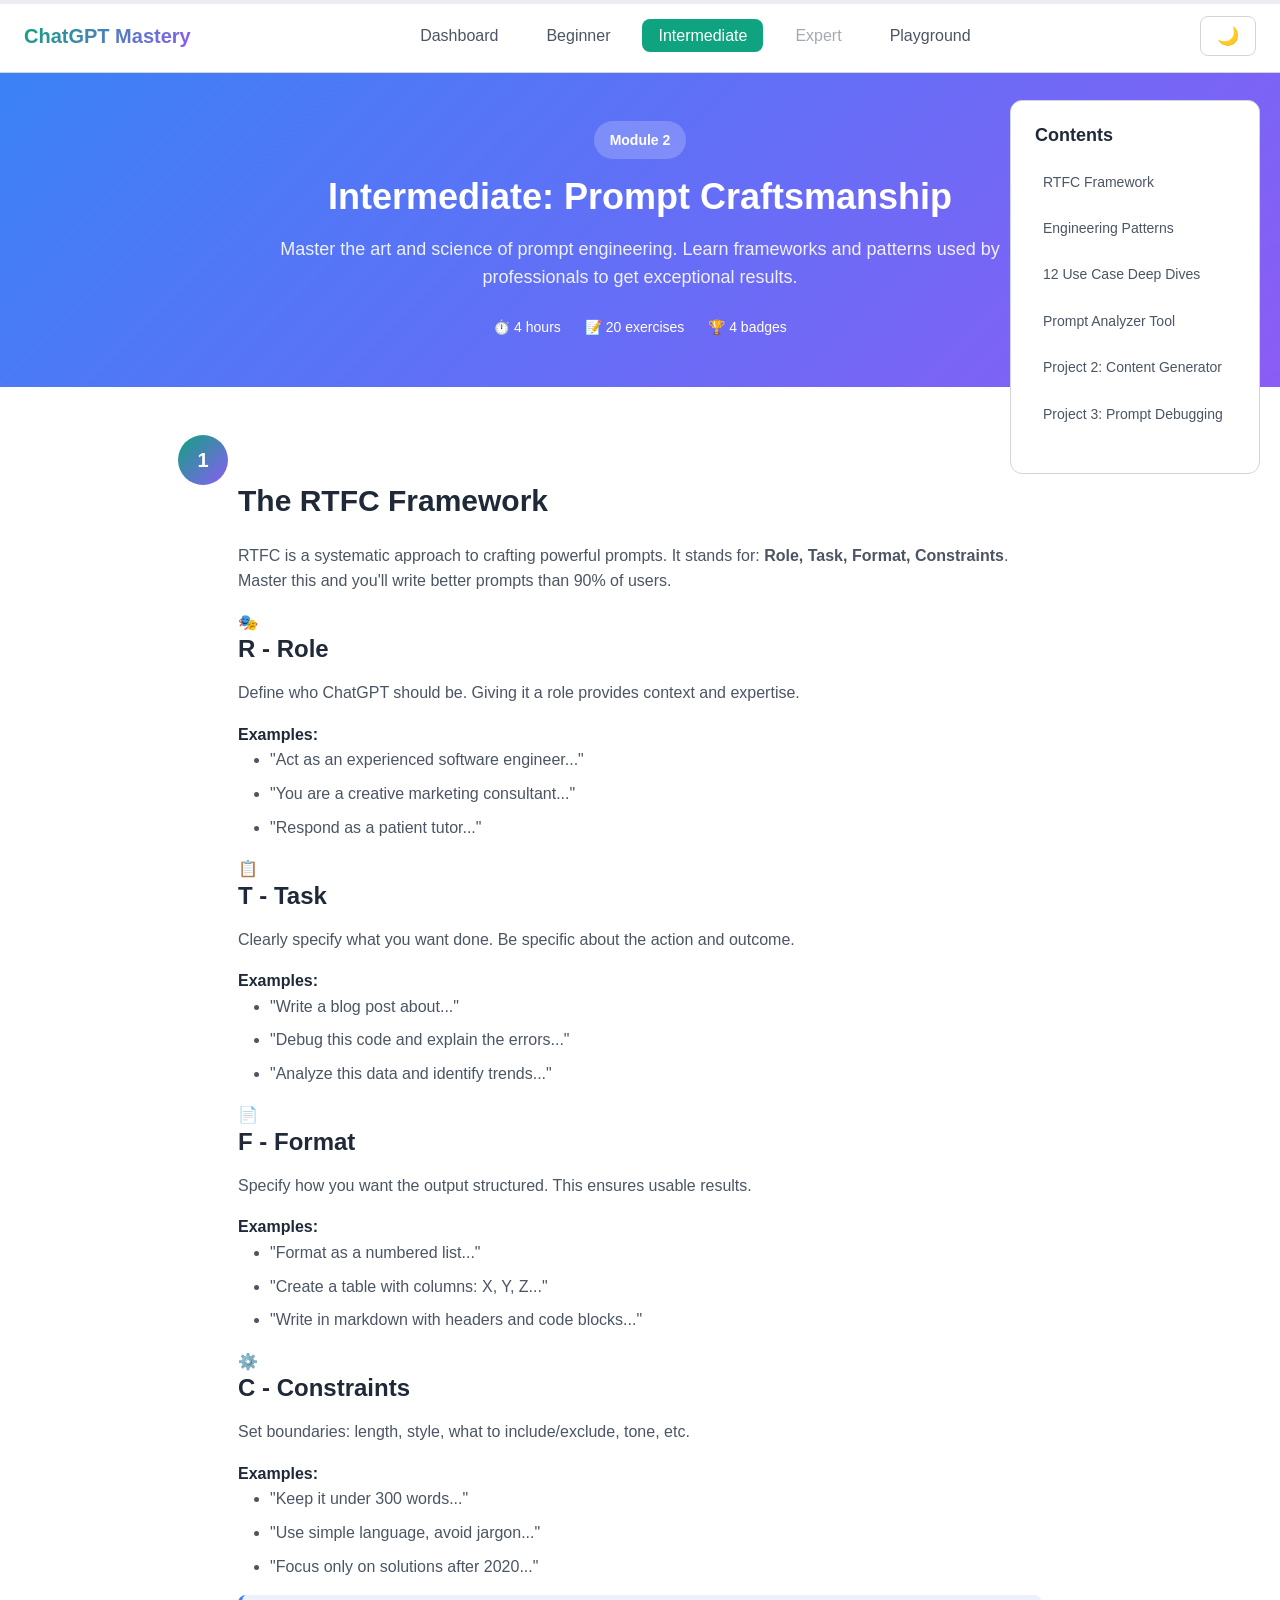
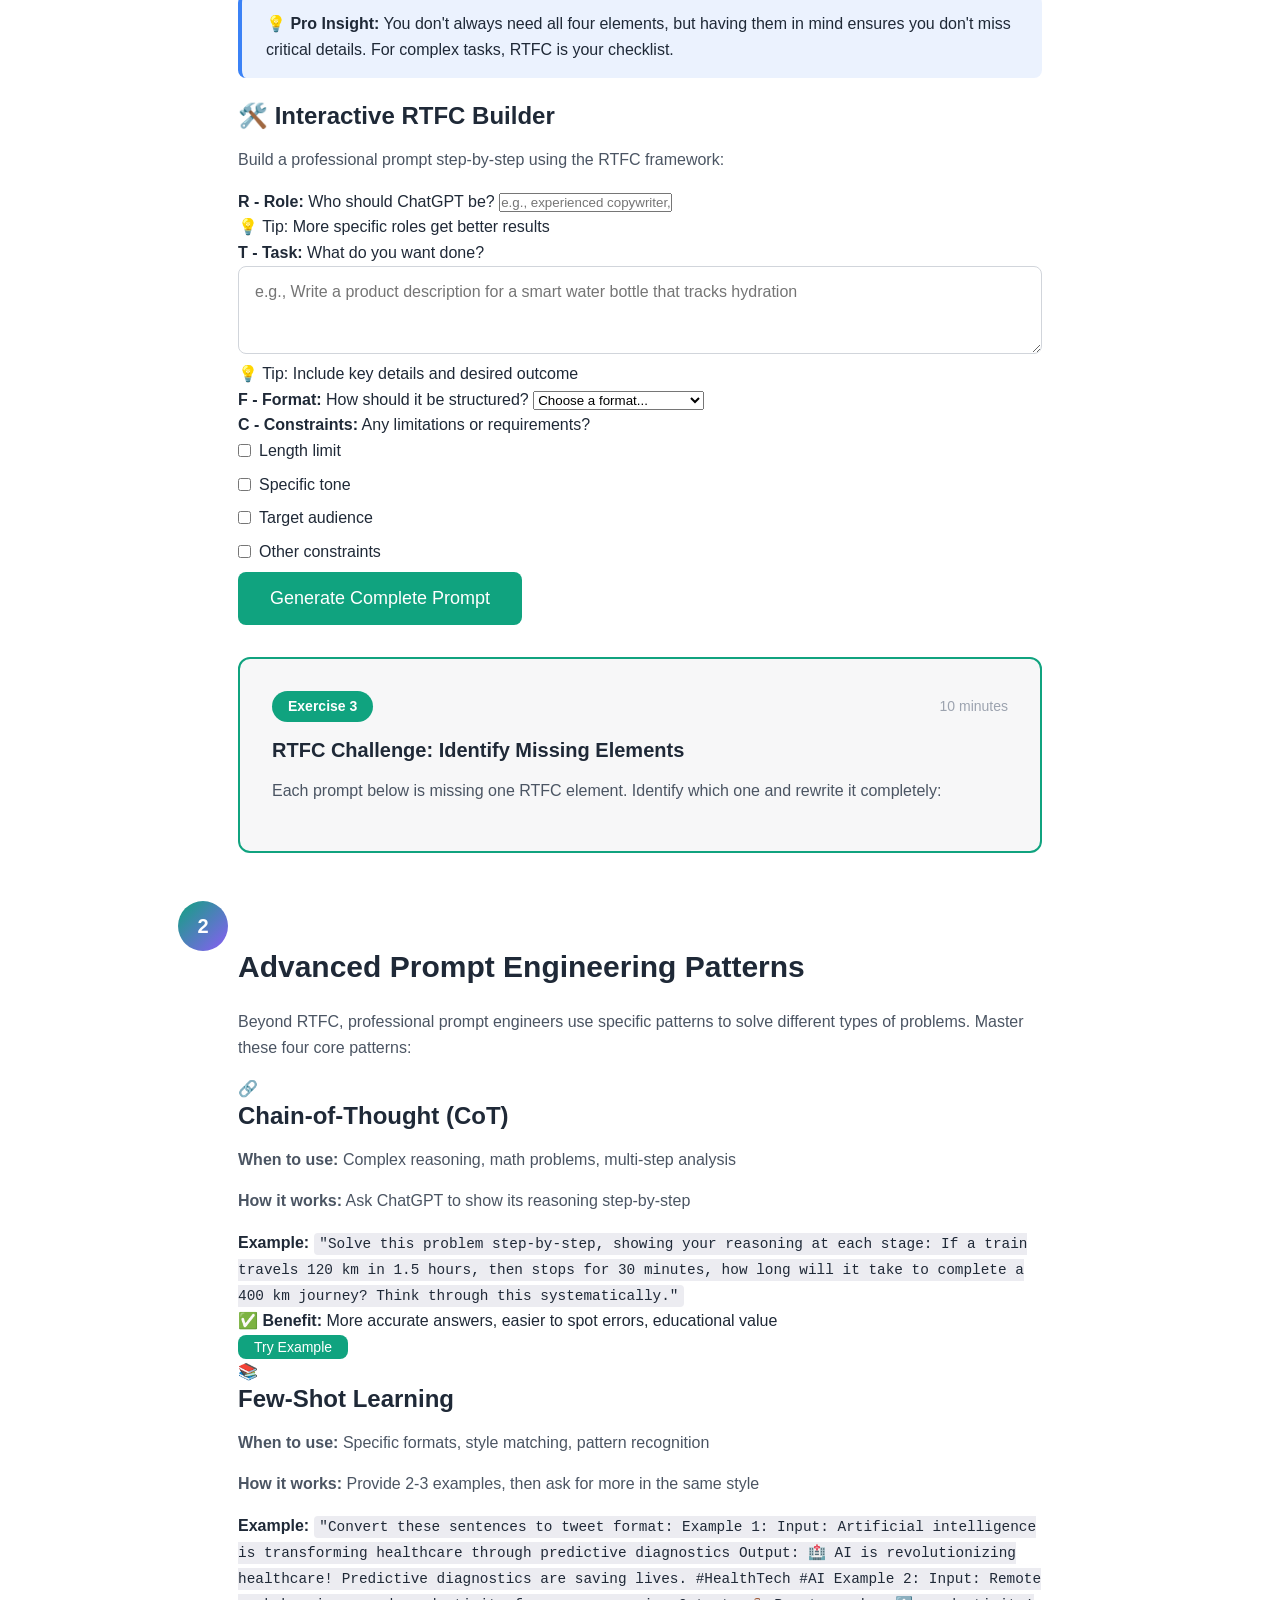
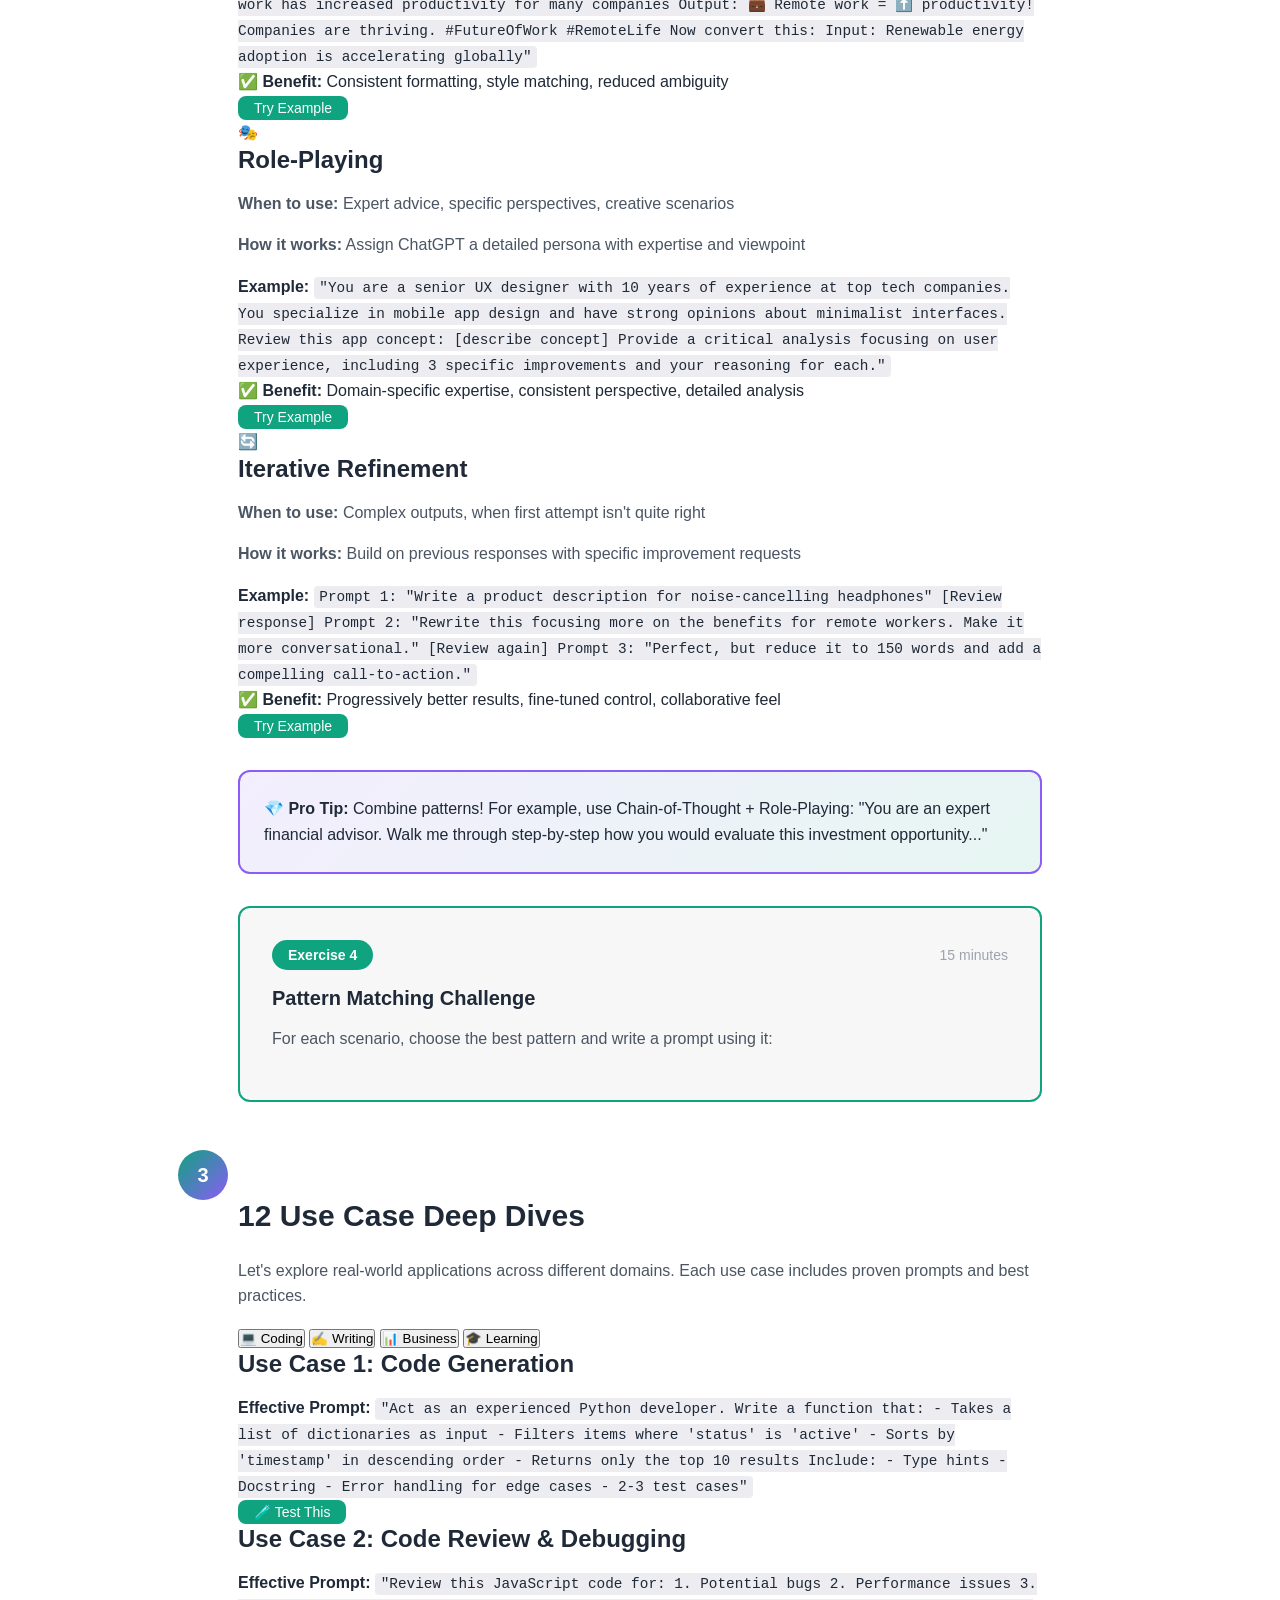
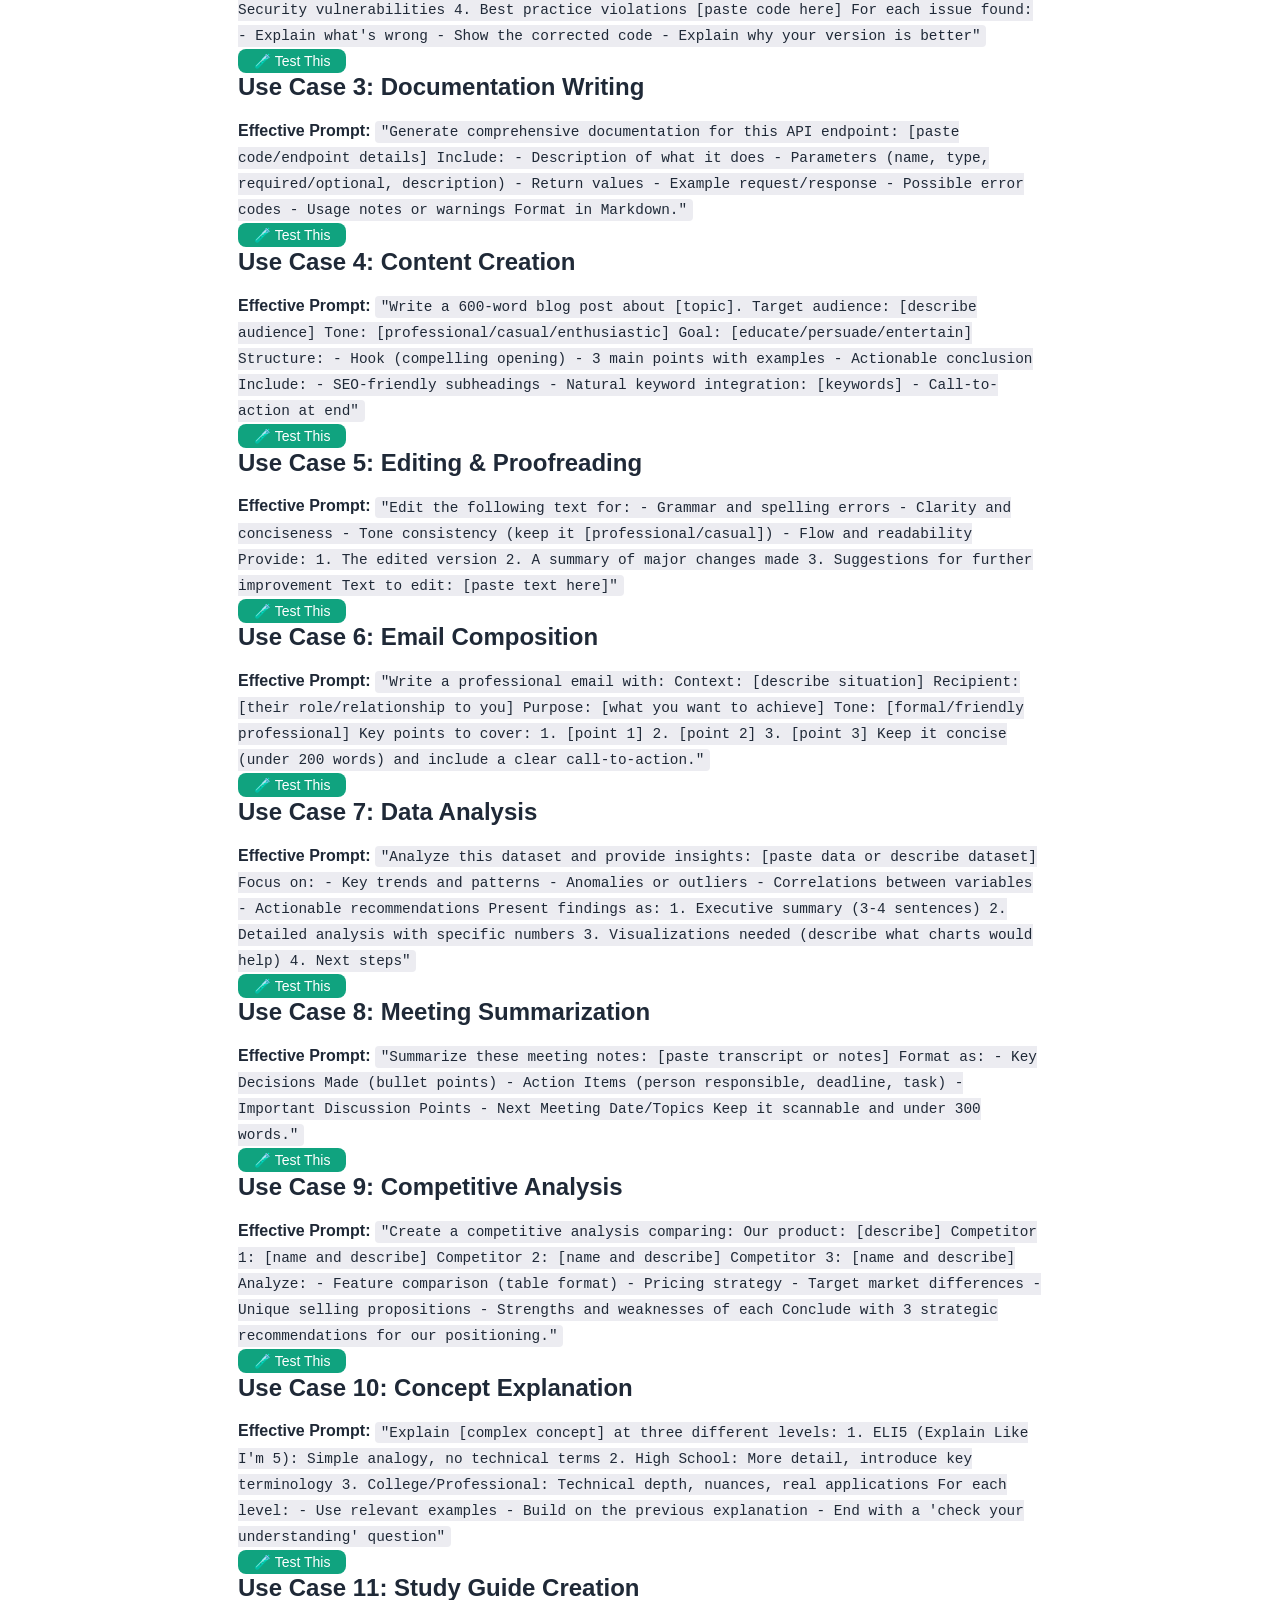
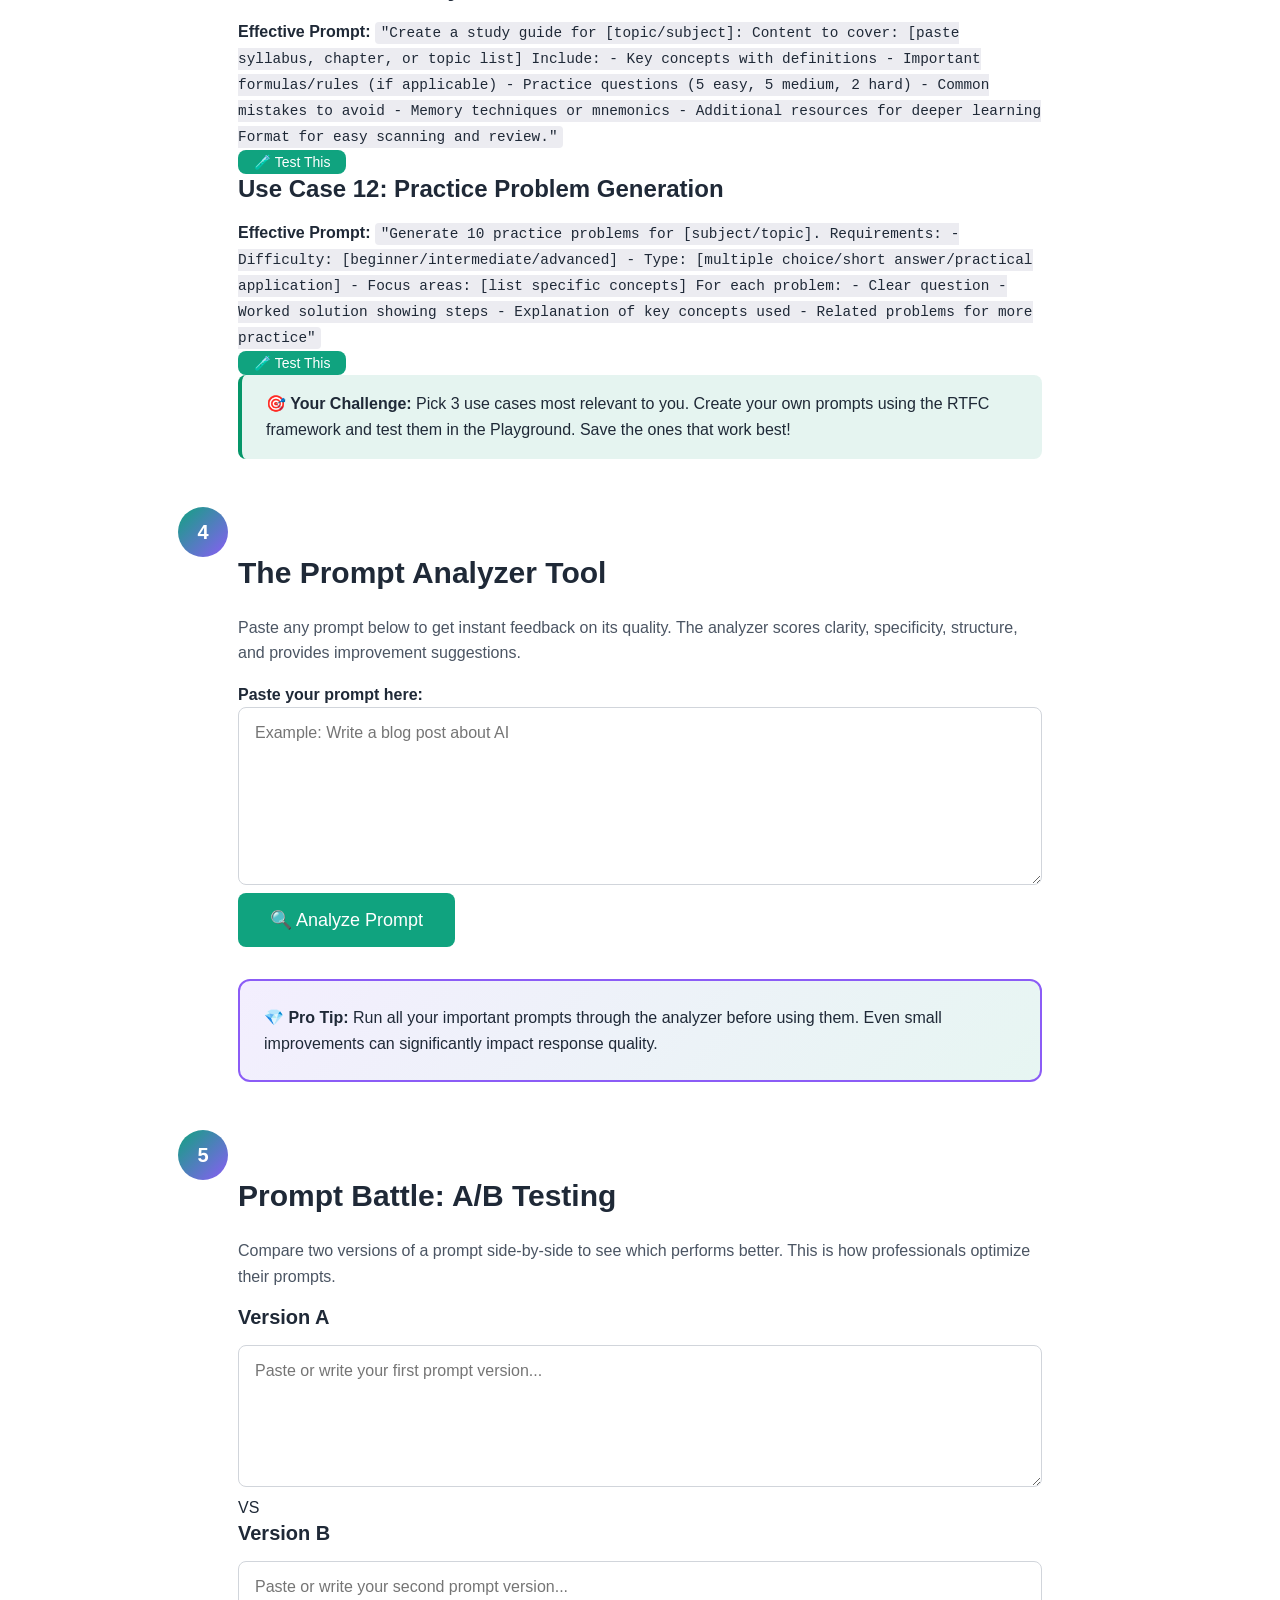
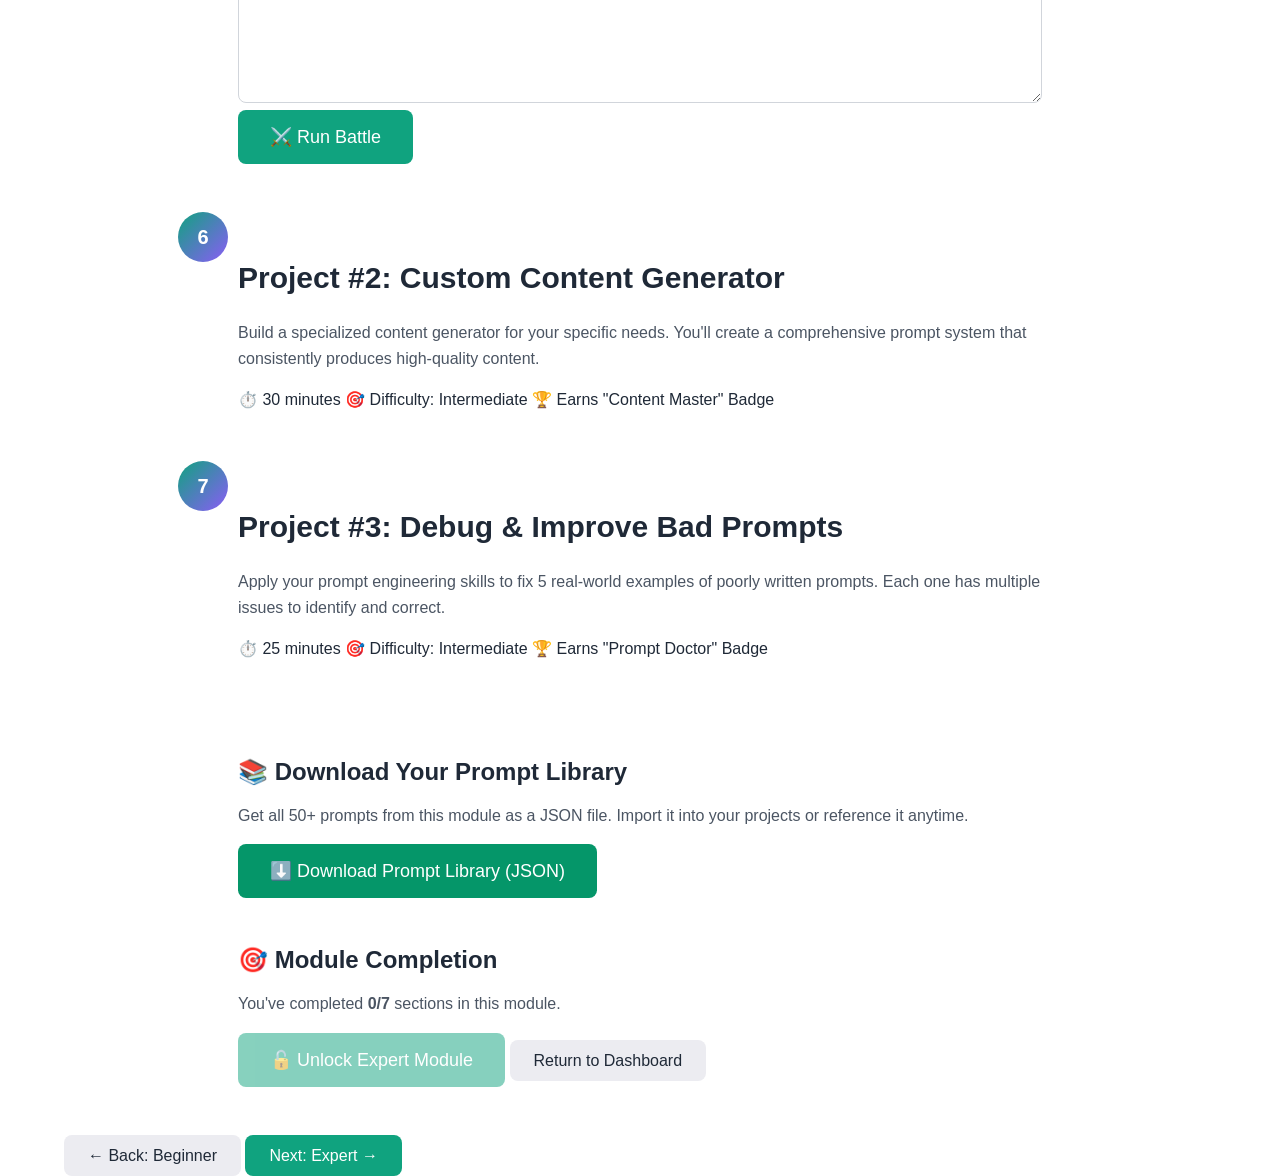
<file: chatgpt-mastery-course/intermediate.html>
<!DOCTYPE html>
<html lang="en">
<head>
    <meta charset="UTF-8">
    <meta name="viewport" content="width=device-width, initial-scale=1.0">
    <title>Intermediate: Prompt Craftsmanship - ChatGPT Mastery Course</title>
    <link rel="stylesheet" href="css/style.css">
    <link rel="stylesheet" href="css/animations.css">
    <link rel="stylesheet" href="css/components.css">
</head>
<body>
    <!-- Navigation -->
    <nav class="main-nav" id="mainNav">
        <div class="nav-container">
            <div class="nav-logo">
                <h1>ChatGPT Mastery</h1>
            </div>
            <ul class="nav-links">
                <li><a href="index.html">Dashboard</a></li>
                <li><a href="beginner.html">Beginner</a></li>
                <li><a href="intermediate.html" class="active">Intermediate</a></li>
                <li><a href="expert.html" class="nav-locked">Expert</a></li>
                <li><a href="playground.html">Playground</a></li>
            </ul>
            <button class="theme-toggle" id="themeToggle" aria-label="Toggle dark mode">
                <span class="theme-icon">🌙</span>
            </button>
        </div>
    </nav>

    <!-- Progress Bar -->
    <div class="page-progress" id="pageProgress">
        <div class="progress-fill" id="pageProgressFill"></div>
    </div>

    <!-- Hero -->
    <section class="module-hero intermediate-hero">
        <div class="container">
            <div class="module-badge">Module 2</div>
            <h1 class="module-title">Intermediate: Prompt Craftsmanship</h1>
            <p class="module-subtitle">Master the art and science of prompt engineering. Learn frameworks and patterns used by professionals to get exceptional results.</p>
            <div class="module-meta">
                <span>⏱️ 4 hours</span>
                <span>📝 20 exercises</span>
                <span>🏆 4 badges</span>
            </div>
        </div>
    </section>

    <!-- Table of Contents -->
    <aside class="toc-sidebar" id="tocSidebar">
        <h3>Contents</h3>
        <ul class="toc-list">
            <li><a href="#rtfc-framework" class="toc-link">RTFC Framework</a></li>
            <li><a href="#engineering-patterns" class="toc-link">Engineering Patterns</a></li>
            <li><a href="#use-cases" class="toc-link">12 Use Case Deep Dives</a></li>
            <li><a href="#prompt-analyzer" class="toc-link">Prompt Analyzer Tool</a></li>
            <li><a href="#project-2" class="toc-link">Project 2: Content Generator</a></li>
            <li><a href="#project-3" class="toc-link">Project 3: Prompt Debugging</a></li>
        </ul>
    </aside>

    <!-- Main Content -->
    <main class="module-content">
        <div class="container">
            <!-- Section 1: RTFC Framework -->
            <section class="content-section" id="rtfc-framework">
                <div class="section-number">1</div>
                <h2 class="section-title">The RTFC Framework</h2>

                <p>RTFC is a systematic approach to crafting powerful prompts. It stands for: <strong>Role, Task, Format, Constraints</strong>. Master this and you'll write better prompts than 90% of users.</p>

                <div class="framework-breakdown">
                    <div class="framework-item">
                        <div class="framework-icon">🎭</div>
                        <h3>R - Role</h3>
                        <p>Define who ChatGPT should be. Giving it a role provides context and expertise.</p>
                        <div class="framework-examples">
                            <strong>Examples:</strong>
                            <ul>
                                <li>"Act as an experienced software engineer..."</li>
                                <li>"You are a creative marketing consultant..."</li>
                                <li>"Respond as a patient tutor..."</li>
                            </ul>
                        </div>
                    </div>

                    <div class="framework-item">
                        <div class="framework-icon">📋</div>
                        <h3>T - Task</h3>
                        <p>Clearly specify what you want done. Be specific about the action and outcome.</p>
                        <div class="framework-examples">
                            <strong>Examples:</strong>
                            <ul>
                                <li>"Write a blog post about..."</li>
                                <li>"Debug this code and explain the errors..."</li>
                                <li>"Analyze this data and identify trends..."</li>
                            </ul>
                        </div>
                    </div>

                    <div class="framework-item">
                        <div class="framework-icon">📄</div>
                        <h3>F - Format</h3>
                        <p>Specify how you want the output structured. This ensures usable results.</p>
                        <div class="framework-examples">
                            <strong>Examples:</strong>
                            <ul>
                                <li>"Format as a numbered list..."</li>
                                <li>"Create a table with columns: X, Y, Z..."</li>
                                <li>"Write in markdown with headers and code blocks..."</li>
                            </ul>
                        </div>
                    </div>

                    <div class="framework-item">
                        <div class="framework-icon">⚙️</div>
                        <h3>C - Constraints</h3>
                        <p>Set boundaries: length, style, what to include/exclude, tone, etc.</p>
                        <div class="framework-examples">
                            <strong>Examples:</strong>
                            <ul>
                                <li>"Keep it under 300 words..."</li>
                                <li>"Use simple language, avoid jargon..."</li>
                                <li>"Focus only on solutions after 2020..."</li>
                            </ul>
                        </div>
                    </div>
                </div>

                <div class="callout callout-info">
                    <strong>💡 Pro Insight:</strong> You don't always need all four elements, but having them in mind ensures you don't miss critical details. For complex tasks, RTFC is your checklist.
                </div>

                <!-- Interactive RTFC Builder -->
                <div class="rtfc-builder">
                    <h3>🛠️ Interactive RTFC Builder</h3>
                    <p>Build a professional prompt step-by-step using the RTFC framework:</p>

                    <div class="builder-form">
                        <div class="builder-input">
                            <label><strong>R - Role:</strong> Who should ChatGPT be?</label>
                            <input type="text" id="rtfc-role" placeholder="e.g., experienced copywriter, Python developer, data analyst">
                            <div class="input-hint">💡 Tip: More specific roles get better results</div>
                        </div>

                        <div class="builder-input">
                            <label><strong>T - Task:</strong> What do you want done?</label>
                            <textarea id="rtfc-task" rows="3" placeholder="e.g., Write a product description for a smart water bottle that tracks hydration"></textarea>
                            <div class="input-hint">💡 Tip: Include key details and desired outcome</div>
                        </div>

                        <div class="builder-input">
                            <label><strong>F - Format:</strong> How should it be structured?</label>
                            <select id="rtfc-format">
                                <option value="">Choose a format...</option>
                                <option value="paragraph">Paragraphs (essay-style)</option>
                                <option value="bullets">Bullet points</option>
                                <option value="numbered">Numbered list</option>
                                <option value="table">Table</option>
                                <option value="code">Code block</option>
                                <option value="json">JSON</option>
                                <option value="markdown">Markdown</option>
                                <option value="custom">Custom (specify below)</option>
                            </select>
                            <input type="text" id="rtfc-format-custom" class="hidden" placeholder="Describe your custom format">
                        </div>

                        <div class="builder-input">
                            <label><strong>C - Constraints:</strong> Any limitations or requirements?</label>
                            <div class="constraints-options">
                                <label class="checkbox-label">
                                    <input type="checkbox" class="constraint-check" data-constraint="length">
                                    <span>Length limit</span>
                                </label>
                                <input type="text" id="constraint-length" class="constraint-detail hidden" placeholder="e.g., under 500 words">

                                <label class="checkbox-label">
                                    <input type="checkbox" class="constraint-check" data-constraint="tone">
                                    <span>Specific tone</span>
                                </label>
                                <input type="text" id="constraint-tone" class="constraint-detail hidden" placeholder="e.g., professional, casual, enthusiastic">

                                <label class="checkbox-label">
                                    <input type="checkbox" class="constraint-check" data-constraint="audience">
                                    <span>Target audience</span>
                                </label>
                                <input type="text" id="constraint-audience" class="constraint-detail hidden" placeholder="e.g., tech-savvy millennials">

                                <label class="checkbox-label">
                                    <input type="checkbox" class="constraint-check" data-constraint="other">
                                    <span>Other constraints</span>
                                </label>
                                <textarea id="constraint-other" class="constraint-detail hidden" rows="2" placeholder="Any other requirements..."></textarea>
                            </div>
                        </div>

                        <button class="btn btn-primary btn-large" onclick="generateRTFCPrompt()">Generate Complete Prompt</button>
                    </div>

                    <div class="generated-prompt hidden" id="rtfc-output">
                        <h4>Your RTFC Prompt:</h4>
                        <div class="prompt-display" id="rtfc-prompt-display"></div>
                        <div class="prompt-actions">
                            <button class="btn btn-secondary" onclick="copyToClipboard('rtfc-prompt-display')">📋 Copy</button>
                            <button class="btn btn-primary" onclick="testRTFCPrompt()">🧪 Test in Simulator</button>
                        </div>
                        <div class="prompt-stats">
                            <span><strong>Character count:</strong> <span id="rtfc-char-count">0</span></span>
                            <span><strong>Est. tokens:</strong> <span id="rtfc-token-count">0</span></span>
                            <span><strong>Quality score:</strong> <span id="rtfc-quality-score">0/10</span></span>
                        </div>
                    </div>
                </div>

                <div class="exercise-box">
                    <div class="exercise-header">
                        <span class="exercise-badge">Exercise 3</span>
                        <span class="exercise-time">10 minutes</span>
                    </div>
                    <h4>RTFC Challenge: Identify Missing Elements</h4>
                    <p>Each prompt below is missing one RTFC element. Identify which one and rewrite it completely:</p>
                    <div class="rtfc-quiz" id="rtfcQuiz">
                        <!-- Generated by JS -->
                    </div>
                </div>
            </section>

            <!-- Section 2: Prompt Engineering Patterns -->
            <section class="content-section" id="engineering-patterns">
                <div class="section-number">2</div>
                <h2 class="section-title">Advanced Prompt Engineering Patterns</h2>

                <p>Beyond RTFC, professional prompt engineers use specific patterns to solve different types of problems. Master these four core patterns:</p>

                <div class="patterns-grid">
                    <!-- Pattern 1: Chain-of-Thought -->
                    <div class="pattern-card">
                        <div class="pattern-header">
                            <div class="pattern-icon">🔗</div>
                            <h3>Chain-of-Thought (CoT)</h3>
                        </div>
                        <div class="pattern-description">
                            <p><strong>When to use:</strong> Complex reasoning, math problems, multi-step analysis</p>
                            <p><strong>How it works:</strong> Ask ChatGPT to show its reasoning step-by-step</p>
                        </div>
                        <div class="pattern-example">
                            <strong>Example:</strong>
                            <code class="code-block">"Solve this problem step-by-step, showing your reasoning at each stage:

If a train travels 120 km in 1.5 hours, then stops for 30 minutes, how long will it take to complete a 400 km journey?

Think through this systematically."</code>
                        </div>
                        <div class="pattern-benefit">
                            <strong>✅ Benefit:</strong> More accurate answers, easier to spot errors, educational value
                        </div>
                        <button class="btn btn-sm btn-primary" onclick="demoPattern('cot')">Try Example</button>
                    </div>

                    <!-- Pattern 2: Few-Shot Learning -->
                    <div class="pattern-card">
                        <div class="pattern-header">
                            <div class="pattern-icon">📚</div>
                            <h3>Few-Shot Learning</h3>
                        </div>
                        <div class="pattern-description">
                            <p><strong>When to use:</strong> Specific formats, style matching, pattern recognition</p>
                            <p><strong>How it works:</strong> Provide 2-3 examples, then ask for more in the same style</p>
                        </div>
                        <div class="pattern-example">
                            <strong>Example:</strong>
                            <code class="code-block">"Convert these sentences to tweet format:

Example 1:
Input: Artificial intelligence is transforming healthcare through predictive diagnostics
Output: 🏥 AI is revolutionizing healthcare! Predictive diagnostics are saving lives. #HealthTech #AI

Example 2:
Input: Remote work has increased productivity for many companies
Output: 💼 Remote work = ⬆️ productivity! Companies are thriving. #FutureOfWork #RemoteLife

Now convert this:
Input: Renewable energy adoption is accelerating globally"</code>
                        </div>
                        <div class="pattern-benefit">
                            <strong>✅ Benefit:</strong> Consistent formatting, style matching, reduced ambiguity
                        </div>
                        <button class="btn btn-sm btn-primary" onclick="demoPattern('fewshot')">Try Example</button>
                    </div>

                    <!-- Pattern 3: Role-Playing -->
                    <div class="pattern-card">
                        <div class="pattern-header">
                            <div class="pattern-icon">🎭</div>
                            <h3>Role-Playing</h3>
                        </div>
                        <div class="pattern-description">
                            <p><strong>When to use:</strong> Expert advice, specific perspectives, creative scenarios</p>
                            <p><strong>How it works:</strong> Assign ChatGPT a detailed persona with expertise and viewpoint</p>
                        </div>
                        <div class="pattern-example">
                            <strong>Example:</strong>
                            <code class="code-block">"You are a senior UX designer with 10 years of experience at top tech companies. You specialize in mobile app design and have strong opinions about minimalist interfaces.

Review this app concept: [describe concept]

Provide a critical analysis focusing on user experience, including 3 specific improvements and your reasoning for each."</code>
                        </div>
                        <div class="pattern-benefit">
                            <strong>✅ Benefit:</strong> Domain-specific expertise, consistent perspective, detailed analysis
                        </div>
                        <button class="btn btn-sm btn-primary" onclick="demoPattern('roleplay')">Try Example</button>
                    </div>

                    <!-- Pattern 4: Iterative Refinement -->
                    <div class="pattern-card">
                        <div class="pattern-header">
                            <div class="pattern-icon">🔄</div>
                            <h3>Iterative Refinement</h3>
                        </div>
                        <div class="pattern-description">
                            <p><strong>When to use:</strong> Complex outputs, when first attempt isn't quite right</p>
                            <p><strong>How it works:</strong> Build on previous responses with specific improvement requests</p>
                        </div>
                        <div class="pattern-example">
                            <strong>Example:</strong>
                            <code class="code-block">Prompt 1: "Write a product description for noise-cancelling headphones"

[Review response]

Prompt 2: "Rewrite this focusing more on the benefits for remote workers. Make it more conversational."

[Review again]

Prompt 3: "Perfect, but reduce it to 150 words and add a compelling call-to-action."</code>
                        </div>
                        <div class="pattern-benefit">
                            <strong>✅ Benefit:</strong> Progressively better results, fine-tuned control, collaborative feel
                        </div>
                        <button class="btn btn-sm btn-primary" onclick="demoPattern('iterative')">Try Example</button>
                    </div>
                </div>

                <div class="pro-tip">
                    <strong>💎 Pro Tip:</strong> Combine patterns! For example, use Chain-of-Thought + Role-Playing: "You are an expert financial advisor. Walk me through step-by-step how you would evaluate this investment opportunity..."
                </div>

                <div class="exercise-box">
                    <div class="exercise-header">
                        <span class="exercise-badge">Exercise 4</span>
                        <span class="exercise-time">15 minutes</span>
                    </div>
                    <h4>Pattern Matching Challenge</h4>
                    <p>For each scenario, choose the best pattern and write a prompt using it:</p>
                    <div class="pattern-exercise" id="patternExercise">
                        <!-- Generated by JS -->
                    </div>
                </div>
            </section>

            <!-- Section 3: Use Case Deep Dives -->
            <section class="content-section" id="use-cases">
                <div class="section-number">3</div>
                <h2 class="section-title">12 Use Case Deep Dives</h2>

                <p>Let's explore real-world applications across different domains. Each use case includes proven prompts and best practices.</p>

                <div class="use-cases-tabs">
                    <div class="tabs-nav">
                        <button class="tab-btn active" data-tab="coding">💻 Coding</button>
                        <button class="tab-btn" data-tab="writing">✍️ Writing</button>
                        <button class="tab-btn" data-tab="business">📊 Business</button>
                        <button class="tab-btn" data-tab="learning">🎓 Learning</button>
                    </div>

                    <div class="tabs-content">
                        <!-- Coding Tab -->
                        <div class="tab-pane active" id="tab-coding">
                            <div class="use-case-detail">
                                <h3>Use Case 1: Code Generation</h3>
                                <div class="use-case-prompt">
                                    <strong>Effective Prompt:</strong>
                                    <code class="code-block">"Act as an experienced Python developer.

Write a function that:
- Takes a list of dictionaries as input
- Filters items where 'status' is 'active'
- Sorts by 'timestamp' in descending order
- Returns only the top 10 results

Include:
- Type hints
- Docstring
- Error handling for edge cases
- 2-3 test cases"</code>
                                </div>
                                <button class="btn btn-sm btn-primary" onclick="simulateUseCase('code-gen')">🧪 Test This</button>
                            </div>

                            <div class="use-case-detail">
                                <h3>Use Case 2: Code Review & Debugging</h3>
                                <div class="use-case-prompt">
                                    <strong>Effective Prompt:</strong>
                                    <code class="code-block">"Review this JavaScript code for:
1. Potential bugs
2. Performance issues
3. Security vulnerabilities
4. Best practice violations

[paste code here]

For each issue found:
- Explain what's wrong
- Show the corrected code
- Explain why your version is better"</code>
                                </div>
                                <button class="btn btn-sm btn-primary" onclick="simulateUseCase('code-review')">🧪 Test This</button>
                            </div>

                            <div class="use-case-detail">
                                <h3>Use Case 3: Documentation Writing</h3>
                                <div class="use-case-prompt">
                                    <strong>Effective Prompt:</strong>
                                    <code class="code-block">"Generate comprehensive documentation for this API endpoint:

[paste code/endpoint details]

Include:
- Description of what it does
- Parameters (name, type, required/optional, description)
- Return values
- Example request/response
- Possible error codes
- Usage notes or warnings

Format in Markdown."</code>
                                </div>
                                <button class="btn btn-sm btn-primary" onclick="simulateUseCase('docs')">🧪 Test This</button>
                            </div>
                        </div>

                        <!-- Writing Tab -->
                        <div class="tab-pane" id="tab-writing">
                            <div class="use-case-detail">
                                <h3>Use Case 4: Content Creation</h3>
                                <div class="use-case-prompt">
                                    <strong>Effective Prompt:</strong>
                                    <code class="code-block">"Write a 600-word blog post about [topic].

Target audience: [describe audience]
Tone: [professional/casual/enthusiastic]
Goal: [educate/persuade/entertain]

Structure:
- Hook (compelling opening)
- 3 main points with examples
- Actionable conclusion

Include:
- SEO-friendly subheadings
- Natural keyword integration: [keywords]
- Call-to-action at end"</code>
                                </div>
                                <button class="btn btn-sm btn-primary" onclick="simulateUseCase('content')">🧪 Test This</button>
                            </div>

                            <div class="use-case-detail">
                                <h3>Use Case 5: Editing & Proofreading</h3>
                                <div class="use-case-prompt">
                                    <strong>Effective Prompt:</strong>
                                    <code class="code-block">"Edit the following text for:
- Grammar and spelling errors
- Clarity and conciseness
- Tone consistency (keep it [professional/casual])
- Flow and readability

Provide:
1. The edited version
2. A summary of major changes made
3. Suggestions for further improvement

Text to edit:
[paste text here]"</code>
                                </div>
                                <button class="btn btn-sm btn-primary" onclick="simulateUseCase('editing')">🧪 Test This</button>
                            </div>

                            <div class="use-case-detail">
                                <h3>Use Case 6: Email Composition</h3>
                                <div class="use-case-prompt">
                                    <strong>Effective Prompt:</strong>
                                    <code class="code-block">"Write a professional email with:

Context: [describe situation]
Recipient: [their role/relationship to you]
Purpose: [what you want to achieve]
Tone: [formal/friendly professional]

Key points to cover:
1. [point 1]
2. [point 2]
3. [point 3]

Keep it concise (under 200 words) and include a clear call-to-action."</code>
                                </div>
                                <button class="btn btn-sm btn-primary" onclick="simulateUseCase('email')">🧪 Test This</button>
                            </div>
                        </div>

                        <!-- Business Tab -->
                        <div class="tab-pane" id="tab-business">
                            <div class="use-case-detail">
                                <h3>Use Case 7: Data Analysis</h3>
                                <div class="use-case-prompt">
                                    <strong>Effective Prompt:</strong>
                                    <code class="code-block">"Analyze this dataset and provide insights:

[paste data or describe dataset]

Focus on:
- Key trends and patterns
- Anomalies or outliers
- Correlations between variables
- Actionable recommendations

Present findings as:
1. Executive summary (3-4 sentences)
2. Detailed analysis with specific numbers
3. Visualizations needed (describe what charts would help)
4. Next steps"</code>
                                </div>
                                <button class="btn btn-sm btn-primary" onclick="simulateUseCase('analysis')">🧪 Test This</button>
                            </div>

                            <div class="use-case-detail">
                                <h3>Use Case 8: Meeting Summarization</h3>
                                <div class="use-case-prompt">
                                    <strong>Effective Prompt:</strong>
                                    <code class="code-block">"Summarize these meeting notes:

[paste transcript or notes]

Format as:
- Key Decisions Made (bullet points)
- Action Items (person responsible, deadline, task)
- Important Discussion Points
- Next Meeting Date/Topics

Keep it scannable and under 300 words."</code>
                                </div>
                                <button class="btn btn-sm btn-primary" onclick="simulateUseCase('meeting')">🧪 Test This</button>
                            </div>

                            <div class="use-case-detail">
                                <h3>Use Case 9: Competitive Analysis</h3>
                                <div class="use-case-prompt">
                                    <strong>Effective Prompt:</strong>
                                    <code class="code-block">"Create a competitive analysis comparing:

Our product: [describe]
Competitor 1: [name and describe]
Competitor 2: [name and describe]
Competitor 3: [name and describe]

Analyze:
- Feature comparison (table format)
- Pricing strategy
- Target market differences
- Unique selling propositions
- Strengths and weaknesses of each

Conclude with 3 strategic recommendations for our positioning."</code>
                                </div>
                                <button class="btn btn-sm btn-primary" onclick="simulateUseCase('competitive')">🧪 Test This</button>
                            </div>
                        </div>

                        <!-- Learning Tab -->
                        <div class="tab-pane" id="tab-learning">
                            <div class="use-case-detail">
                                <h3>Use Case 10: Concept Explanation</h3>
                                <div class="use-case-prompt">
                                    <strong>Effective Prompt:</strong>
                                    <code class="code-block">"Explain [complex concept] at three different levels:

1. ELI5 (Explain Like I'm 5): Simple analogy, no technical terms
2. High School: More detail, introduce key terminology
3. College/Professional: Technical depth, nuances, real applications

For each level:
- Use relevant examples
- Build on the previous explanation
- End with a 'check your understanding' question"</code>
                                </div>
                                <button class="btn btn-sm btn-primary" onclick="simulateUseCase('explain')">🧪 Test This</button>
                            </div>

                            <div class="use-case-detail">
                                <h3>Use Case 11: Study Guide Creation</h3>
                                <div class="use-case-prompt">
                                    <strong>Effective Prompt:</strong>
                                    <code class="code-block">"Create a study guide for [topic/subject]:

Content to cover:
[paste syllabus, chapter, or topic list]

Include:
- Key concepts with definitions
- Important formulas/rules (if applicable)
- Practice questions (5 easy, 5 medium, 2 hard)
- Common mistakes to avoid
- Memory techniques or mnemonics
- Additional resources for deeper learning

Format for easy scanning and review."</code>
                                </div>
                                <button class="btn btn-sm btn-primary" onclick="simulateUseCase('study')">🧪 Test This</button>
                            </div>

                            <div class="use-case-detail">
                                <h3>Use Case 12: Practice Problem Generation</h3>
                                <div class="use-case-prompt">
                                    <strong>Effective Prompt:</strong>
                                    <code class="code-block">"Generate 10 practice problems for [subject/topic].

Requirements:
- Difficulty: [beginner/intermediate/advanced]
- Type: [multiple choice/short answer/practical application]
- Focus areas: [list specific concepts]

For each problem:
- Clear question
- Worked solution showing steps
- Explanation of key concepts used
- Related problems for more practice"</code>
                                </div>
                                <button class="btn btn-sm btn-primary" onclick="simulateUseCase('practice')">🧪 Test This</button>
                            </div>
                        </div>
                    </div>
                </div>

                <div class="callout callout-success">
                    <strong>🎯 Your Challenge:</strong> Pick 3 use cases most relevant to you. Create your own prompts using the RTFC framework and test them in the Playground. Save the ones that work best!
                </div>
            </section>

            <!-- Section 4: Prompt Analyzer Tool -->
            <section class="content-section" id="prompt-analyzer">
                <div class="section-number">4</div>
                <h2 class="section-title">The Prompt Analyzer Tool</h2>

                <p>Paste any prompt below to get instant feedback on its quality. The analyzer scores clarity, specificity, structure, and provides improvement suggestions.</p>

                <div class="analyzer-tool">
                    <div class="analyzer-input-section">
                        <label><strong>Paste your prompt here:</strong></label>
                        <textarea id="promptToAnalyze" rows="8" placeholder="Example: Write a blog post about AI"></textarea>
                        <button class="btn btn-primary btn-large" onclick="analyzePrompt()">🔍 Analyze Prompt</button>
                    </div>

                    <div class="analyzer-results hidden" id="analyzerResults">
                        <h3>Analysis Results</h3>

                        <div class="overall-score">
                            <div class="score-circle">
                                <svg viewBox="0 0 100 100">
                                    <circle cx="50" cy="50" r="45" class="score-bg"></circle>
                                    <circle cx="50" cy="50" r="45" class="score-fill" id="scoreCircle"></circle>
                                </svg>
                                <div class="score-text">
                                    <span class="score-number" id="overallScore">0</span>
                                    <span class="score-label">/10</span>
                                </div>
                            </div>
                            <div class="score-breakdown">
                                <div class="breakdown-item">
                                    <span class="breakdown-label">Clarity</span>
                                    <div class="breakdown-bar">
                                        <div class="breakdown-fill" id="clarityScore"></div>
                                    </div>
                                    <span class="breakdown-value" id="clarityValue">0/10</span>
                                </div>
                                <div class="breakdown-item">
                                    <span class="breakdown-label">Specificity</span>
                                    <div class="breakdown-bar">
                                        <div class="breakdown-fill" id="specificityScore"></div>
                                    </div>
                                    <span class="breakdown-value" id="specificityValue">0/10</span>
                                </div>
                                <div class="breakdown-item">
                                    <span class="breakdown-label">Structure</span>
                                    <div class="breakdown-bar">
                                        <div class="breakdown-fill" id="structureScore"></div>
                                    </div>
                                    <span class="breakdown-value" id="structureValue">0/10</span>
                                </div>
                                <div class="breakdown-item">
                                    <span class="breakdown-label">Constraints</span>
                                    <div class="breakdown-bar">
                                        <div class="breakdown-fill" id="constraintsScore"></div>
                                    </div>
                                    <span class="breakdown-value" id="constraintsValue">0/10</span>
                                </div>
                            </div>
                        </div>

                        <div class="analysis-sections">
                            <div class="analysis-section">
                                <h4>✅ Strengths</h4>
                                <ul id="promptStrengths">
                                    <!-- Generated by JS -->
                                </ul>
                            </div>

                            <div class="analysis-section">
                                <h4>⚠️ Areas for Improvement</h4>
                                <ul id="promptWeaknesses">
                                    <!-- Generated by JS -->
                                </ul>
                            </div>

                            <div class="analysis-section">
                                <h4>💡 Improved Version</h4>
                                <div class="improved-prompt" id="improvedPrompt">
                                    <!-- Generated by JS -->
                                </div>
                                <button class="btn btn-sm btn-secondary" onclick="copyImprovedPrompt()">📋 Copy Improved Version</button>
                            </div>
                        </div>

                        <div class="analyzer-actions">
                            <button class="btn btn-primary" onclick="testImprovedPrompt()">🧪 Test Improved Prompt</button>
                            <button class="btn btn-secondary" onclick="resetAnalyzer()">↺ Analyze Another</button>
                        </div>
                    </div>
                </div>

                <div class="pro-tip">
                    <strong>💎 Pro Tip:</strong> Run all your important prompts through the analyzer before using them. Even small improvements can significantly impact response quality.
                </div>
            </section>

            <!-- Section 5: Prompt Battle -->
            <section class="content-section" id="prompt-battle">
                <div class="section-number">5</div>
                <h2 class="section-title">Prompt Battle: A/B Testing</h2>

                <p>Compare two versions of a prompt side-by-side to see which performs better. This is how professionals optimize their prompts.</p>

                <div class="battle-arena">
                    <div class="battle-inputs">
                        <div class="battle-input-column">
                            <h4>Version A</h4>
                            <textarea id="promptA" rows="6" placeholder="Paste or write your first prompt version..."></textarea>
                        </div>

                        <div class="battle-vs">
                            <div class="vs-badge">VS</div>
                        </div>

                        <div class="battle-input-column">
                            <h4>Version B</h4>
                            <textarea id="promptB" rows="6" placeholder="Paste or write your second prompt version..."></textarea>
                        </div>
                    </div>

                    <button class="btn btn-primary btn-large" onclick="runPromptBattle()">⚔️ Run Battle</button>

                    <div class="battle-results hidden" id="battleResults">
                        <div class="battle-responses">
                            <div class="battle-response">
                                <h4>Response A</h4>
                                <div class="response-content" id="responseA"></div>
                                <div class="response-stats">
                                    <span>Length: <strong id="lengthA">0</strong> words</span>
                                    <span>Quality: <strong id="qualityA">0</strong>/10</span>
                                </div>
                            </div>

                            <div class="battle-response">
                                <h4>Response B</h4>
                                <div class="response-content" id="responseB"></div>
                                <div class="response-stats">
                                    <span>Length: <strong id="lengthB">0</strong> words</span>
                                    <span>Quality: <strong id="qualityB">0</strong>/10</span>
                                </div>
                            </div>
                        </div>

                        <div class="battle-verdict">
                            <h4>Your Verdict</h4>
                            <p>Which response was better?</p>
                            <div class="verdict-buttons">
                                <button class="btn btn-secondary" onclick="votePrompt('A')">Version A</button>
                                <button class="btn btn-secondary" onclick="votePrompt('tie')">It's a Tie</button>
                                <button class="btn btn-secondary" onclick="votePrompt('B')">Version B</button>
                            </div>
                            <div class="verdict-explanation hidden" id="verdictExplanation"></div>
                        </div>
                    </div>
                </div>
            </section>

            <!-- Project 2 -->
            <section class="content-section" id="project-2">
                <div class="section-number">6</div>
                <h2 class="section-title">Project #2: Custom Content Generator</h2>

                <div class="project-intro">
                    <p>Build a specialized content generator for your specific needs. You'll create a comprehensive prompt system that consistently produces high-quality content.</p>
                    <div class="project-meta">
                        <span>⏱️ 30 minutes</span>
                        <span>🎯 Difficulty: Intermediate</span>
                        <span>🏆 Earns "Content Master" Badge</span>
                    </div>
                </div>

                <div class="project-steps">
                    <!-- Project instructions generated by JS -->
                    <div id="project2Container"></div>
                </div>
            </section>

            <!-- Project 3 -->
            <section class="content-section" id="project-3">
                <div class="section-number">7</div>
                <h2 class="section-title">Project #3: Debug & Improve Bad Prompts</h2>

                <div class="project-intro">
                    <p>Apply your prompt engineering skills to fix 5 real-world examples of poorly written prompts. Each one has multiple issues to identify and correct.</p>
                    <div class="project-meta">
                        <span>⏱️ 25 minutes</span>
                        <span>🎯 Difficulty: Intermediate</span>
                        <span>🏆 Earns "Prompt Doctor" Badge</span>
                    </div>
                </div>

                <div class="debug-challenges" id="debugChallenges">
                    <!-- Generated by JS -->
                </div>
            </section>

            <!-- Download Prompt Library -->
            <section class="content-section">
                <div class="download-section">
                    <h3>📚 Download Your Prompt Library</h3>
                    <p>Get all 50+ prompts from this module as a JSON file. Import it into your projects or reference it anytime.</p>
                    <button class="btn btn-success btn-large" onclick="downloadPromptLibrary()">⬇️ Download Prompt Library (JSON)</button>
                </div>
            </section>

            <!-- Completion Check -->
            <section class="completion-section">
                <div class="completion-card" id="completionCard">
                    <h3>🎯 Module Completion</h3>
                    <p>You've completed <strong><span id="sectionProgress">0/7</span></strong> sections in this module.</p>
                    <div class="completion-actions">
                        <button class="btn btn-primary btn-large" id="unlockExpert" disabled>🔓 Unlock Expert Module</button>
                        <a href="index.html" class="btn btn-secondary">Return to Dashboard</a>
                    </div>
                </div>
            </section>
        </div>
    </main>

    <!-- Footer -->
    <footer class="main-footer">
        <div class="container">
            <div class="footer-nav">
                <a href="beginner.html" class="btn btn-secondary">← Back: Beginner</a>
                <a href="expert.html" class="btn btn-primary" id="nextModuleBtn">Next: Expert →</a>
            </div>
        </div>
    </footer>

    <script src="js/main.js"></script>
    <script src="js/prompts.js"></script>
    <script src="js/simulator.js"></script>
    <script>
        document.addEventListener('DOMContentLoaded', () => {
            initIntermediate();
        });
    </script>
</body>
</html>
</file>
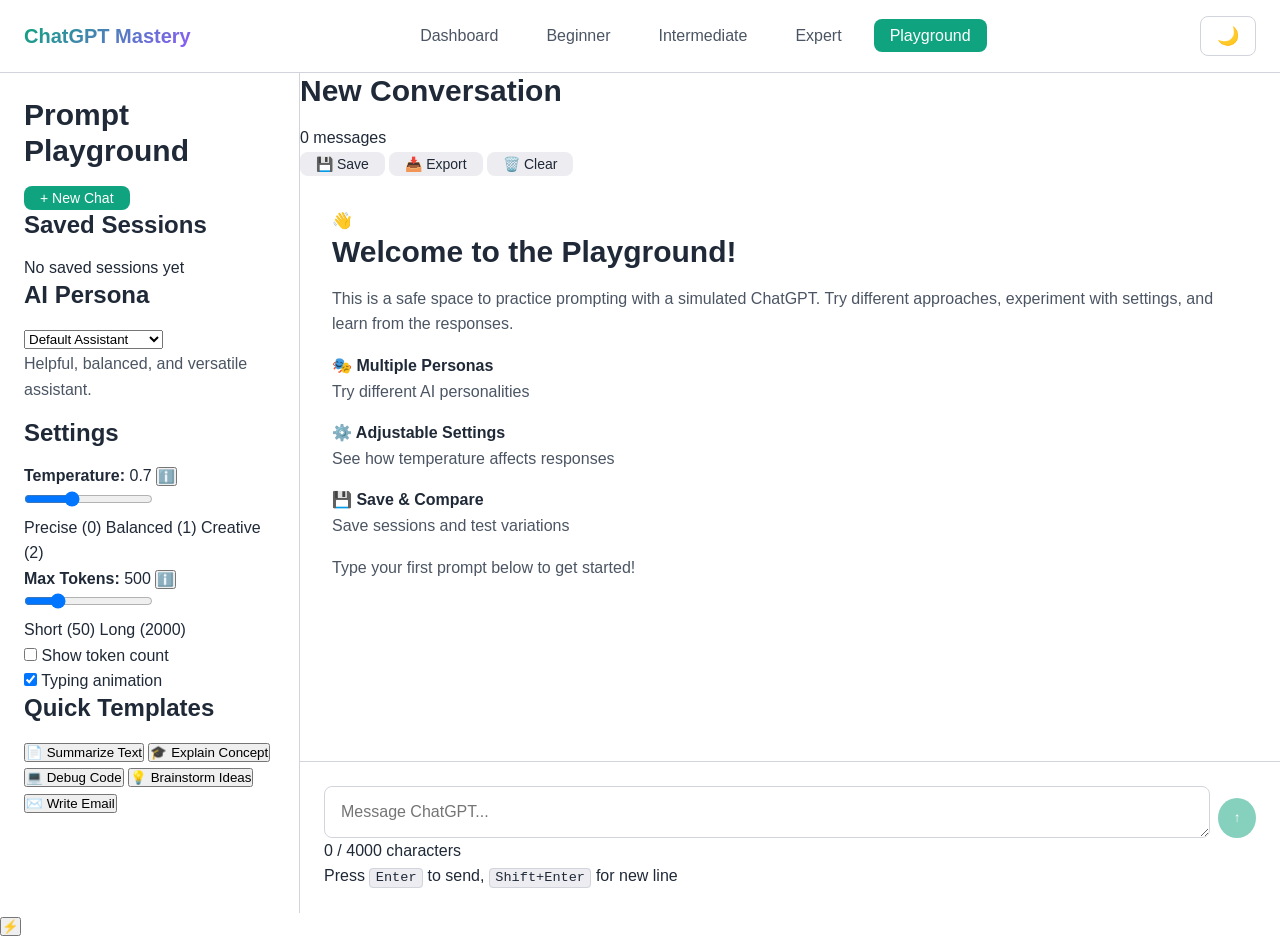
<file: chatgpt-mastery-course/playground.html>
<!DOCTYPE html>
<html lang="en">
<head>
    <meta charset="UTF-8">
    <meta name="viewport" content="width=device-width, initial-scale=1.0">
    <title>Playground - ChatGPT Mastery Course</title>
    <link rel="stylesheet" href="css/style.css">
    <link rel="stylesheet" href="css/animations.css">
    <link rel="stylesheet" href="css/components.css">
</head>
<body>
    <!-- Navigation -->
    <nav class="main-nav" id="mainNav">
        <div class="nav-container">
            <div class="nav-logo">
                <h1>ChatGPT Mastery</h1>
            </div>
            <ul class="nav-links">
                <li><a href="index.html">Dashboard</a></li>
                <li><a href="beginner.html">Beginner</a></li>
                <li><a href="intermediate.html">Intermediate</a></li>
                <li><a href="expert.html">Expert</a></li>
                <li><a href="playground.html" class="active">Playground</a></li>
            </ul>
            <button class="theme-toggle" id="themeToggle" aria-label="Toggle dark mode">
                <span class="theme-icon">🌙</span>
            </button>
        </div>
    </nav>

    <div class="playground-container">
        <!-- Sidebar -->
        <aside class="playground-sidebar">
            <div class="sidebar-header">
                <h2>Prompt Playground</h2>
                <button class="btn btn-sm btn-primary" id="newChatBtn">+ New Chat</button>
            </div>

            <!-- Saved Sessions -->
            <div class="saved-sessions">
                <h3>Saved Sessions</h3>
                <div class="session-list" id="sessionList">
                    <div class="empty-state">No saved sessions yet</div>
                </div>
            </div>

            <!-- Persona Selector -->
            <div class="persona-selector">
                <h3>AI Persona</h3>
                <select id="personaSelect" class="persona-select">
                    <option value="default">Default Assistant</option>
                    <option value="creative">Creative Writer</option>
                    <option value="precise">Precise & Technical</option>
                    <option value="teacher">Patient Teacher</option>
                    <option value="developer">Code Expert</option>
                    <option value="analyst">Data Analyst</option>
                    <option value="marketer">Marketing Guru</option>
                </select>
                <p class="persona-description" id="personaDescription">Helpful, balanced, and versatile assistant.</p>
            </div>

            <!-- Settings Panel -->
            <div class="settings-panel">
                <h3>Settings</h3>

                <div class="setting-item">
                    <label for="temperature">
                        <strong>Temperature:</strong> <span id="tempValue">0.7</span>
                        <button class="info-btn" data-tooltip="Controls randomness. Higher = more creative, lower = more focused">ℹ️</button>
                    </label>
                    <input type="range" id="temperature" min="0" max="2" step="0.1" value="0.7">
                    <div class="range-labels">
                        <span>Precise (0)</span>
                        <span>Balanced (1)</span>
                        <span>Creative (2)</span>
                    </div>
                </div>

                <div class="setting-item">
                    <label for="maxTokens">
                        <strong>Max Tokens:</strong> <span id="maxTokensValue">500</span>
                        <button class="info-btn" data-tooltip="Maximum response length. ~4 characters per token">ℹ️</button>
                    </label>
                    <input type="range" id="maxTokens" min="50" max="2000" step="50" value="500">
                    <div class="range-labels">
                        <span>Short (50)</span>
                        <span>Long (2000)</span>
                    </div>
                </div>

                <div class="setting-item">
                    <label>
                        <input type="checkbox" id="showTokenCount">
                        <span>Show token count</span>
                    </label>
                </div>

                <div class="setting-item">
                    <label>
                        <input type="checkbox" id="typingAnimation" checked>
                        <span>Typing animation</span>
                    </label>
                </div>
            </div>

            <!-- Quick Templates -->
            <div class="quick-templates">
                <h3>Quick Templates</h3>
                <button class="template-btn" data-template="summarize">📄 Summarize Text</button>
                <button class="template-btn" data-template="explain">🎓 Explain Concept</button>
                <button class="template-btn" data-template="code">💻 Debug Code</button>
                <button class="template-btn" data-template="brainstorm">💡 Brainstorm Ideas</button>
                <button class="template-btn" data-template="email">✉️ Write Email</button>
            </div>
        </aside>

        <!-- Main Chat Area -->
        <main class="playground-main">
            <!-- Chat Header -->
            <div class="chat-header">
                <div class="chat-info">
                    <h2 id="chatTitle">New Conversation</h2>
                    <div class="chat-meta">
                        <span id="messageCount">0 messages</span>
                        <span id="tokenUsage" class="hidden">0 tokens used</span>
                    </div>
                </div>
                <div class="chat-actions">
                    <button class="btn btn-sm btn-secondary" id="saveSessionBtn">💾 Save</button>
                    <button class="btn btn-sm btn-secondary" id="exportBtn">📥 Export</button>
                    <button class="btn btn-sm btn-secondary" id="clearBtn">🗑️ Clear</button>
                </div>
            </div>

            <!-- Messages Container -->
            <div class="messages-container" id="messagesContainer">
                <div class="welcome-message">
                    <div class="welcome-icon">👋</div>
                    <h2>Welcome to the Playground!</h2>
                    <p>This is a safe space to practice prompting with a simulated ChatGPT. Try different approaches, experiment with settings, and learn from the responses.</p>
                    <div class="welcome-features">
                        <div class="feature-item">
                            <strong>🎭 Multiple Personas</strong>
                            <p>Try different AI personalities</p>
                        </div>
                        <div class="feature-item">
                            <strong>⚙️ Adjustable Settings</strong>
                            <p>See how temperature affects responses</p>
                        </div>
                        <div class="feature-item">
                            <strong>💾 Save & Compare</strong>
                            <p>Save sessions and test variations</p>
                        </div>
                    </div>
                    <p class="welcome-cta">Type your first prompt below to get started!</p>
                </div>
            </div>

            <!-- Input Area -->
            <div class="input-container">
                <div class="input-wrapper">
                    <textarea
                        id="promptInput"
                        placeholder="Message ChatGPT..."
                        rows="1"
                        maxlength="4000"
                    ></textarea>
                    <button class="send-btn" id="sendBtn" disabled>
                        <span class="send-icon">↑</span>
                    </button>
                </div>
                <div class="input-footer">
                    <div class="char-count">
                        <span id="charCount">0</span> / 4000 characters
                    </div>
                    <div class="input-tips">
                        <span>Press <kbd>Enter</kbd> to send, <kbd>Shift+Enter</kbd> for new line</span>
                    </div>
                </div>
            </div>
        </main>

        <!-- Comparison Panel (hidden by default) -->
        <aside class="comparison-panel hidden" id="comparisonPanel">
            <div class="comparison-header">
                <h3>Response Comparison</h3>
                <button class="close-comparison" id="closeComparison">✕</button>
            </div>
            <div class="comparison-content" id="comparisonContent">
                <!-- Populated when comparing responses -->
            </div>
        </aside>
    </div>

    <!-- Export Modal -->
    <div class="modal hidden" id="exportModal">
        <div class="modal-content">
            <div class="modal-header">
                <h3>Export Conversation</h3>
                <button class="modal-close" onclick="closeModal('exportModal')">✕</button>
            </div>
            <div class="modal-body">
                <p>Choose export format:</p>
                <div class="export-options">
                    <button class="btn btn-secondary btn-block" onclick="exportAs('txt')">📄 Plain Text (.txt)</button>
                    <button class="btn btn-secondary btn-block" onclick="exportAs('json')">📋 JSON (.json)</button>
                    <button class="btn btn-secondary btn-block" onclick="exportAs('md')">📝 Markdown (.md)</button>
                    <button class="btn btn-secondary btn-block" onclick="exportAs('html')">🌐 HTML (.html)</button>
                </div>
            </div>
        </div>
    </div>

    <!-- Save Session Modal -->
    <div class="modal hidden" id="saveModal">
        <div class="modal-content">
            <div class="modal-header">
                <h3>Save Session</h3>
                <button class="modal-close" onclick="closeModal('saveModal')">✕</button>
            </div>
            <div class="modal-body">
                <label for="sessionName"><strong>Session Name:</strong></label>
                <input type="text" id="sessionName" placeholder="e.g., Content Strategy Practice" class="input-field">

                <label for="sessionTags"><strong>Tags (optional):</strong></label>
                <input type="text" id="sessionTags" placeholder="e.g., writing, SEO, practice" class="input-field">

                <div class="modal-actions">
                    <button class="btn btn-secondary" onclick="closeModal('saveModal')">Cancel</button>
                    <button class="btn btn-primary" onclick="saveSession()">Save Session</button>
                </div>
            </div>
        </div>
    </div>

    <!-- Template Modal -->
    <div class="modal hidden" id="templateModal">
        <div class="modal-content modal-large">
            <div class="modal-header">
                <h3 id="templateTitle">Template</h3>
                <button class="modal-close" onclick="closeModal('templateModal')">✕</button>
            </div>
            <div class="modal-body">
                <div id="templateForm">
                    <!-- Dynamically populated based on template -->
                </div>
                <div class="modal-actions">
                    <button class="btn btn-secondary" onclick="closeModal('templateModal')">Cancel</button>
                    <button class="btn btn-primary" onclick="useTemplate()">Use Template</button>
                </div>
            </div>
        </div>
    </div>

    <!-- Floating Action Menu -->
    <div class="floating-menu">
        <button class="fab-main" id="fabMain">⚡</button>
        <div class="fab-menu hidden" id="fabMenu">
            <button class="fab-item" data-action="compare" title="Compare Responses">
                <span>📊</span>
            </button>
            <button class="fab-item" data-action="analyze" title="Analyze Prompt">
                <span>🔍</span>
            </button>
            <button class="fab-item" data-action="improve" title="Improve Prompt">
                <span>✨</span>
            </button>
        </div>
    </div>

    <script src="js/main.js"></script>
    <script src="js/prompts.js"></script>
    <script src="js/simulator.js"></script>
    <script>
        document.addEventListener('DOMContentLoaded', () => {
            initPlayground();
        });
    </script>
</body>
</html>
</file>
<file: chatgpt-mastery-course/css/style.css>
/* ========================================
   ChatGPT Mastery Course - Main Styles
   ======================================== */

/* CSS Variables for Theming */
:root {
    /* Colors - Light Mode */
    --primary: #10a37f;
    --primary-dark: #0d8a6a;
    --secondary: #6b7280;
    --accent: #8b5cf6;
    --bg-primary: #ffffff;
    --bg-secondary: #f7f7f8;
    --bg-tertiary: #ececf1;
    --text-primary: #1f2937;
    --text-secondary: #4b5563;
    --text-muted: #9ca3af;
    --border: #d1d5db;
    --success: #059669;
    --warning: #f59e0b;
    --error: #dc2626;
    --info: #3b82f6;

    /* Spacing */
    --spacing-xs: 0.25rem;
    --spacing-sm: 0.5rem;
    --spacing-md: 1rem;
    --spacing-lg: 1.5rem;
    --spacing-xl: 2rem;
    --spacing-2xl: 3rem;

    /* Typography */
    --font-sans: -apple-system, BlinkMacSystemFont, 'Segoe UI', Roboto, Oxygen, Ubuntu, Cantarell, sans-serif;
    --font-mono: 'SF Mono', Monaco, 'Cascadia Code', 'Courier New', monospace;
    --font-size-xs: 0.75rem;
    --font-size-sm: 0.875rem;
    --font-size-base: 1rem;
    --font-size-lg: 1.125rem;
    --font-size-xl: 1.25rem;
    --font-size-2xl: 1.5rem;
    --font-size-3xl: 1.875rem;
    --font-size-4xl: 2.25rem;

    /* Shadows */
    --shadow-sm: 0 1px 2px 0 rgba(0, 0, 0, 0.05);
    --shadow-md: 0 4px 6px -1px rgba(0, 0, 0, 0.1);
    --shadow-lg: 0 10px 15px -3px rgba(0, 0, 0, 0.1);
    --shadow-xl: 0 20px 25px -5px rgba(0, 0, 0, 0.1);

    /* Borders */
    --radius-sm: 0.25rem;
    --radius-md: 0.5rem;
    --radius-lg: 0.75rem;
    --radius-xl: 1rem;
    --radius-full: 9999px;

    /* Transitions */
    --transition-fast: 150ms ease;
    --transition-base: 250ms ease;
    --transition-slow: 350ms ease;

    /* Z-indexes */
    --z-dropdown: 1000;
    --z-sticky: 1020;
    --z-fixed: 1030;
    --z-modal-backdrop: 1040;
    --z-modal: 1050;
    --z-popover: 1060;
    --z-tooltip: 1070;
}

/* Dark Mode Variables */
[data-theme="dark"] {
    --primary: #10a37f;
    --primary-dark: #0d8a6a;
    --secondary: #9ca3af;
    --accent: #a78bfa;
    --bg-primary: #1f2937;
    --bg-secondary: #111827;
    --bg-tertiary: #374151;
    --text-primary: #f9fafb;
    --text-secondary: #d1d5db;
    --text-muted: #6b7280;
    --border: #374151;
    --success: #10b981;
    --warning: #fbbf24;
    --error: #ef4444;
    --info: #60a5fa;
}

/* ========================================
   Base Styles
   ======================================== */

* {
    box-sizing: border-box;
    margin: 0;
    padding: 0;
}

html {
    scroll-behavior: smooth;
    font-size: 16px;
}

body {
    font-family: var(--font-sans);
    font-size: var(--font-size-base);
    line-height: 1.6;
    color: var(--text-primary);
    background-color: var(--bg-primary);
    transition: background-color var(--transition-base), color var(--transition-base);
}

/* Typography */
h1, h2, h3, h4, h5, h6 {
    font-weight: 600;
    line-height: 1.2;
    margin-bottom: var(--spacing-md);
    color: var(--text-primary);
}

h1 { font-size: var(--font-size-4xl); }
h2 { font-size: var(--font-size-3xl); }
h3 { font-size: var(--font-size-2xl); }
h4 { font-size: var(--font-size-xl); }
h5 { font-size: var(--font-size-lg); }
h6 { font-size: var(--font-size-base); }

p {
    margin-bottom: var(--spacing-md);
    color: var(--text-secondary);
}

a {
    color: var(--primary);
    text-decoration: none;
    transition: color var(--transition-fast);
}

a:hover {
    color: var(--primary-dark);
}

code {
    font-family: var(--font-mono);
    font-size: 0.9em;
    background-color: var(--bg-tertiary);
    padding: 0.2em 0.4em;
    border-radius: var(--radius-sm);
    color: var(--text-primary);
}

pre {
    background-color: var(--bg-secondary);
    padding: var(--spacing-md);
    border-radius: var(--radius-md);
    overflow-x: auto;
    margin-bottom: var(--spacing-md);
}

pre code {
    background-color: transparent;
    padding: 0;
}

kbd {
    background-color: var(--bg-tertiary);
    border: 1px solid var(--border);
    border-radius: var(--radius-sm);
    padding: 0.1em 0.4em;
    font-family: var(--font-mono);
    font-size: 0.85em;
}

/* Lists */
ul, ol {
    margin-bottom: var(--spacing-md);
    padding-left: var(--spacing-xl);
}

li {
    margin-bottom: var(--spacing-sm);
    color: var(--text-secondary);
}

/* Images */
img {
    max-width: 100%;
    height: auto;
}

/* ========================================
   Layout Components
   ======================================== */

.container {
    max-width: 1200px;
    margin: 0 auto;
    padding: 0 var(--spacing-lg);
}

.container-fluid {
    width: 100%;
    padding: 0 var(--spacing-lg);
}

/* ========================================
   Navigation
   ======================================== */

.main-nav {
    background-color: var(--bg-primary);
    border-bottom: 1px solid var(--border);
    position: sticky;
    top: 0;
    z-index: var(--z-sticky);
    transition: all var(--transition-base);
}

.nav-container {
    max-width: 1400px;
    margin: 0 auto;
    padding: var(--spacing-md) var(--spacing-lg);
    display: flex;
    justify-content: space-between;
    align-items: center;
}

.nav-logo h1 {
    font-size: var(--font-size-xl);
    margin: 0;
    background: linear-gradient(135deg, var(--primary), var(--accent));
    -webkit-background-clip: text;
    -webkit-text-fill-color: transparent;
    background-clip: text;
}

.nav-links {
    display: flex;
    list-style: none;
    gap: var(--spacing-md);
    padding: 0;
    margin: 0;
}

.nav-links li {
    margin: 0;
}

.nav-links a {
    padding: var(--spacing-sm) var(--spacing-md);
    border-radius: var(--radius-md);
    color: var(--text-secondary);
    font-weight: 500;
    transition: all var(--transition-fast);
}

.nav-links a:hover {
    background-color: var(--bg-secondary);
    color: var(--text-primary);
}

.nav-links a.active {
    background-color: var(--primary);
    color: white;
}

.nav-links a.nav-locked {
    opacity: 0.5;
    cursor: not-allowed;
}

.theme-toggle {
    background: none;
    border: 1px solid var(--border);
    padding: var(--spacing-sm) var(--spacing-md);
    border-radius: var(--radius-md);
    cursor: pointer;
    font-size: var(--font-size-lg);
    transition: all var(--transition-fast);
}

.theme-toggle:hover {
    background-color: var(--bg-secondary);
    transform: scale(1.1);
}

/* ========================================
   Hero Sections
   ======================================== */

.hero {
    background: linear-gradient(135deg, var(--primary) 0%, var(--accent) 100%);
    color: white;
    padding: var(--spacing-2xl) 0;
    text-align: center;
}

.hero-title {
    font-size: var(--font-size-4xl);
    margin-bottom: var(--spacing-md);
    color: white;
}

.hero-subtitle {
    font-size: var(--font-size-xl);
    margin-bottom: var(--spacing-xl);
    opacity: 0.9;
    color: white;
}

.hero-stats {
    display: flex;
    justify-content: center;
    gap: var(--spacing-2xl);
    margin-top: var(--spacing-xl);
}

.stat {
    display: flex;
    flex-direction: column;
    align-items: center;
}

.stat-number {
    font-size: var(--font-size-3xl);
    font-weight: 700;
    color: white;
}

.stat-label {
    font-size: var(--font-size-sm);
    opacity: 0.9;
    color: white;
}

/* Module Heroes */
.module-hero {
    padding: var(--spacing-2xl) 0;
    text-align: center;
    background: linear-gradient(135deg, #667eea 0%, #764ba2 100%);
    color: white;
}

.beginner-hero {
    background: linear-gradient(135deg, #10a37f 0%, #059669 100%);
}

.intermediate-hero {
    background: linear-gradient(135deg, #3b82f6 0%, #8b5cf6 100%);
}

.expert-hero {
    background: linear-gradient(135deg, #f59e0b 0%, #dc2626 100%);
}

.module-badge {
    display: inline-block;
    background-color: rgba(255, 255, 255, 0.2);
    padding: var(--spacing-sm) var(--spacing-md);
    border-radius: var(--radius-full);
    font-size: var(--font-size-sm);
    font-weight: 600;
    margin-bottom: var(--spacing-md);
    color: white;
}

.module-title {
    font-size: var(--font-size-4xl);
    margin-bottom: var(--spacing-md);
    color: white;
}

.module-subtitle {
    font-size: var(--font-size-lg);
    opacity: 0.9;
    max-width: 800px;
    margin: 0 auto var(--spacing-lg);
    color: white;
}

.module-meta {
    display: flex;
    justify-content: center;
    gap: var(--spacing-lg);
    font-size: var(--font-size-sm);
    color: white;
}

/* ========================================
   Buttons
   ======================================== */

.btn {
    display: inline-block;
    padding: var(--spacing-sm) var(--spacing-lg);
    border-radius: var(--radius-md);
    font-weight: 500;
    text-align: center;
    cursor: pointer;
    transition: all var(--transition-fast);
    border: none;
    font-size: var(--font-size-base);
    font-family: var(--font-sans);
}

.btn:disabled {
    opacity: 0.5;
    cursor: not-allowed;
}

.btn-primary {
    background-color: var(--primary);
    color: white;
}

.btn-primary:hover:not(:disabled) {
    background-color: var(--primary-dark);
    transform: translateY(-2px);
    box-shadow: var(--shadow-md);
}

.btn-secondary {
    background-color: var(--bg-tertiary);
    color: var(--text-primary);
}

.btn-secondary:hover:not(:disabled) {
    background-color: var(--border);
}

.btn-success {
    background-color: var(--success);
    color: white;
}

.btn-success:hover:not(:disabled) {
    opacity: 0.9;
}

.btn-sm {
    padding: var(--spacing-xs) var(--spacing-md);
    font-size: var(--font-size-sm);
}

.btn-large {
    padding: var(--spacing-md) var(--spacing-xl);
    font-size: var(--font-size-lg);
}

.btn-block {
    width: 100%;
    display: block;
}

/* ========================================
   Cards & Sections
   ======================================== */

.section-header {
    text-align: center;
    margin-bottom: var(--spacing-2xl);
}

.section-header h2 {
    margin-bottom: var(--spacing-sm);
}

.section-header p {
    color: var(--text-muted);
    max-width: 600px;
    margin: 0 auto;
}

.card {
    background-color: var(--bg-primary);
    border: 1px solid var(--border);
    border-radius: var(--radius-lg);
    padding: var(--spacing-lg);
    box-shadow: var(--shadow-sm);
    transition: all var(--transition-base);
}

.card:hover {
    box-shadow: var(--shadow-md);
    transform: translateY(-4px);
}

/* ========================================
   Progress Indicators
   ======================================== */

.progress-bar {
    height: 8px;
    background-color: var(--bg-tertiary);
    border-radius: var(--radius-full);
    overflow: hidden;
}

.progress-fill {
    height: 100%;
    background: linear-gradient(90deg, var(--primary), var(--accent));
    border-radius: var(--radius-full);
    transition: width var(--transition-slow);
}

.page-progress {
    position: fixed;
    top: 0;
    left: 0;
    width: 100%;
    height: 4px;
    background-color: var(--bg-tertiary);
    z-index: var(--z-fixed);
}

.page-progress .progress-fill {
    height: 100%;
}

/* Circular Progress */
.progress-circle {
    position: relative;
    width: 150px;
    height: 150px;
}

.progress-circle svg {
    transform: rotate(-90deg);
}

.progress-circle .progress-bg {
    fill: none;
    stroke: var(--bg-tertiary);
    stroke-width: 8;
}

.progress-circle .progress-bar-circle {
    fill: none;
    stroke: var(--primary);
    stroke-width: 8;
    stroke-linecap: round;
    stroke-dasharray: 283;
    stroke-dashoffset: 283;
    transition: stroke-dashoffset 1s ease;
}

.progress-circle .progress-text {
    position: absolute;
    top: 50%;
    left: 50%;
    transform: translate(-50%, -50%);
    text-align: center;
}

.progress-percentage {
    display: block;
    font-size: var(--font-size-2xl);
    font-weight: 700;
    color: var(--text-primary);
}

.progress-label {
    display: block;
    font-size: var(--font-size-sm);
    color: var(--text-muted);
}

/* ========================================
   Learning Paths
   ======================================== */

.learning-paths {
    display: grid;
    grid-template-columns: repeat(auto-fit, minmax(300px, 1fr));
    gap: var(--spacing-xl);
    margin-top: var(--spacing-2xl);
}

.path-card {
    position: relative;
    background-color: var(--bg-primary);
    border: 2px solid var(--border);
    border-radius: var(--radius-lg);
    padding: var(--spacing-xl);
    transition: all var(--transition-base);
}

.path-card:hover {
    border-color: var(--primary);
    box-shadow: var(--shadow-lg);
    transform: translateY(-4px);
}

.path-lock {
    position: absolute;
    top: 0;
    left: 0;
    right: 0;
    bottom: 0;
    background-color: rgba(0, 0, 0, 0.7);
    border-radius: var(--radius-lg);
    display: flex;
    flex-direction: column;
    align-items: center;
    justify-content: center;
    color: white;
    font-weight: 600;
    z-index: 1;
}

.lock-icon {
    font-size: var(--font-size-3xl);
    margin-bottom: var(--spacing-sm);
}

.path-header {
    display: flex;
    justify-content: space-between;
    align-items: center;
    margin-bottom: var(--spacing-md);
}

.path-icon {
    font-size: var(--font-size-3xl);
}

.path-level {
    background-color: var(--bg-tertiary);
    padding: var(--spacing-xs) var(--spacing-md);
    border-radius: var(--radius-full);
    font-size: var(--font-size-sm);
    font-weight: 600;
    color: var(--text-primary);
}

.path-title {
    font-size: var(--font-size-xl);
    margin-bottom: var(--spacing-sm);
}

.path-description {
    color: var(--text-muted);
    margin-bottom: var(--spacing-md);
}

.path-meta {
    display: flex;
    gap: var(--spacing-md);
    margin-bottom: var(--spacing-md);
    font-size: var(--font-size-sm);
    color: var(--text-muted);
}

.path-topics {
    display: flex;
    flex-wrap: wrap;
    gap: var(--spacing-sm);
    margin-bottom: var(--spacing-md);
}

.topic-tag {
    background-color: var(--bg-secondary);
    padding: var(--spacing-xs) var(--spacing-sm);
    border-radius: var(--radius-sm);
    font-size: var(--font-size-xs);
    color: var(--text-secondary);
}

/* ========================================
   Callouts & Alerts
   ======================================== */

.callout {
    padding: var(--spacing-md) var(--spacing-lg);
    border-radius: var(--radius-md);
    margin-bottom: var(--spacing-lg);
    border-left: 4px solid;
}

.callout-info {
    background-color: rgba(59, 130, 246, 0.1);
    border-color: var(--info);
}

.callout-success {
    background-color: rgba(5, 150, 105, 0.1);
    border-color: var(--success);
}

.callout-warning {
    background-color: rgba(245, 158, 11, 0.1);
    border-color: var(--warning);
}

.callout-fun {
    background-color: rgba(139, 92, 246, 0.1);
    border-color: var(--accent);
}

.pro-tip {
    background: linear-gradient(135deg, rgba(139, 92, 246, 0.1), rgba(16, 163, 127, 0.1));
    border: 2px solid var(--accent);
    border-radius: var(--radius-lg);
    padding: var(--spacing-lg);
    margin: var(--spacing-xl) 0;
}

/* ========================================
   Exercise Boxes
   ======================================== */

.exercise-box {
    background-color: var(--bg-secondary);
    border: 2px solid var(--primary);
    border-radius: var(--radius-lg);
    padding: var(--spacing-xl);
    margin: var(--spacing-xl) 0;
}

.exercise-header {
    display: flex;
    justify-content: space-between;
    align-items: center;
    margin-bottom: var(--spacing-md);
}

.exercise-badge {
    background-color: var(--primary);
    color: white;
    padding: var(--spacing-xs) var(--spacing-md);
    border-radius: var(--radius-full);
    font-weight: 600;
    font-size: var(--font-size-sm);
}

.exercise-time {
    color: var(--text-muted);
    font-size: var(--font-size-sm);
}

/* ========================================
   Table of Contents
   ======================================== */

.toc-sidebar {
    position: fixed;
    top: 100px;
    right: 20px;
    width: 250px;
    background-color: var(--bg-primary);
    border: 1px solid var(--border);
    border-radius: var(--radius-lg);
    padding: var(--spacing-lg);
    max-height: calc(100vh - 140px);
    overflow-y: auto;
    z-index: var(--z-dropdown);
}

.toc-sidebar h3 {
    font-size: var(--font-size-lg);
    margin-bottom: var(--spacing-md);
}

.toc-list {
    list-style: none;
    padding: 0;
}

.toc-list li {
    margin-bottom: var(--spacing-sm);
}

.toc-link {
    display: block;
    padding: var(--spacing-sm);
    border-radius: var(--radius-sm);
    color: var(--text-secondary);
    font-size: var(--font-size-sm);
    transition: all var(--transition-fast);
}

.toc-link:hover,
.toc-link.active {
    background-color: var(--bg-tertiary);
    color: var(--primary);
}

/* ========================================
   Module Content
   ======================================== */

.module-content {
    max-width: 900px;
    margin: 0 auto;
    padding: var(--spacing-2xl) var(--spacing-lg);
}

.content-section {
    position: relative;
    margin-bottom: var(--spacing-2xl);
    padding-top: var(--spacing-2xl);
}

.section-number {
    position: absolute;
    top: 0;
    left: -60px;
    width: 50px;
    height: 50px;
    background: linear-gradient(135deg, var(--primary), var(--accent));
    color: white;
    border-radius: 50%;
    display: flex;
    align-items: center;
    justify-content: center;
    font-size: var(--font-size-xl);
    font-weight: 700;
}

.section-title {
    margin-bottom: var(--spacing-lg);
}

/* ========================================
   Interactive Elements
   ======================================== */

/* Radio Options */
.radio-option {
    display: block;
    padding: var(--spacing-md);
    margin-bottom: var(--spacing-sm);
    border: 2px solid var(--border);
    border-radius: var(--radius-md);
    cursor: pointer;
    transition: all var(--transition-fast);
}

.radio-option:hover {
    border-color: var(--primary);
    background-color: var(--bg-secondary);
}

.radio-option input[type="radio"] {
    margin-right: var(--spacing-sm);
}

/* Checkbox Label */
.checkbox-label {
    display: flex;
    align-items: center;
    gap: var(--spacing-sm);
    margin-bottom: var(--spacing-sm);
    cursor: pointer;
}

/* Input Fields */
.input-field,
.prompt-input,
textarea {
    width: 100%;
    padding: var(--spacing-md);
    border: 1px solid var(--border);
    border-radius: var(--radius-md);
    font-size: var(--font-size-base);
    font-family: var(--font-sans);
    background-color: var(--bg-primary);
    color: var(--text-primary);
    transition: all var(--transition-fast);
}

.input-field:focus,
.prompt-input:focus,
textarea:focus {
    outline: none;
    border-color: var(--primary);
    box-shadow: 0 0 0 3px rgba(16, 163, 127, 0.1);
}

/* ========================================
   Modals
   ======================================== */

.modal {
    position: fixed;
    top: 0;
    left: 0;
    width: 100%;
    height: 100%;
    background-color: rgba(0, 0, 0, 0.5);
    display: flex;
    align-items: center;
    justify-content: center;
    z-index: var(--z-modal);
    opacity: 1;
    transition: opacity var(--transition-base);
}

.modal.hidden {
    opacity: 0;
    pointer-events: none;
}

.modal-content {
    background-color: var(--bg-primary);
    border-radius: var(--radius-lg);
    max-width: 500px;
    width: 90%;
    max-height: 90vh;
    overflow-y: auto;
    box-shadow: var(--shadow-xl);
}

.modal-large {
    max-width: 800px;
}

.modal-header {
    padding: var(--spacing-lg);
    border-bottom: 1px solid var(--border);
    display: flex;
    justify-content: space-between;
    align-items: center;
}

.modal-body {
    padding: var(--spacing-lg);
}

.modal-close {
    background: none;
    border: none;
    font-size: var(--font-size-2xl);
    cursor: pointer;
    color: var(--text-muted);
    transition: color var(--transition-fast);
}

.modal-close:hover {
    color: var(--text-primary);
}

/* ========================================
   Playground Styles
   ======================================== */

.playground-container {
    display: grid;
    grid-template-columns: 300px 1fr;
    height: calc(100vh - 60px);
    background-color: var(--bg-secondary);
}

.playground-sidebar {
    background-color: var(--bg-primary);
    border-right: 1px solid var(--border);
    overflow-y: auto;
    padding: var(--spacing-lg);
}

.playground-main {
    display: flex;
    flex-direction: column;
    background-color: var(--bg-primary);
}

.messages-container {
    flex: 1;
    overflow-y: auto;
    padding: var(--spacing-xl);
}

.message {
    margin-bottom: var(--spacing-lg);
    display: flex;
    gap: var(--spacing-md);
}

.message.user {
    flex-direction: row-reverse;
}

.message-avatar {
    width: 36px;
    height: 36px;
    border-radius: 50%;
    background-color: var(--bg-tertiary);
    display: flex;
    align-items: center;
    justify-content: center;
    font-size: var(--font-size-lg);
}

.message-content {
    background-color: var(--bg-secondary);
    padding: var(--spacing-md);
    border-radius: var(--radius-lg);
    max-width: 80%;
}

.message.user .message-content {
    background-color: var(--primary);
    color: white;
}

.input-container {
    border-top: 1px solid var(--border);
    padding: var(--spacing-lg);
}

.input-wrapper {
    display: flex;
    gap: var(--spacing-sm);
    align-items: flex-end;
}

.send-btn {
    width: 40px;
    height: 40px;
    border-radius: 50%;
    background-color: var(--primary);
    color: white;
    border: none;
    cursor: pointer;
    display: flex;
    align-items: center;
    justify-content: center;
    transition: all var(--transition-fast);
}

.send-btn:hover:not(:disabled) {
    transform: scale(1.1);
}

.send-btn:disabled {
    opacity: 0.5;
    cursor: not-allowed;
}

/* ========================================
   Utility Classes
   ======================================== */

.hidden {
    display: none !important;
}

.text-center {
    text-align: center;
}

.text-muted {
    color: var(--text-muted);
}

.mt-sm { margin-top: var(--spacing-sm); }
.mt-md { margin-top: var(--spacing-md); }
.mt-lg { margin-top: var(--spacing-lg); }
.mt-xl { margin-top: var(--spacing-xl); }

.mb-sm { margin-bottom: var(--spacing-sm); }
.mb-md { margin-bottom: var(--spacing-md); }
.mb-lg { margin-bottom: var(--spacing-lg); }
.mb-xl { margin-bottom: var(--spacing-xl); }

.p-sm { padding: var(--spacing-sm); }
.p-md { padding: var(--spacing-md); }
.p-lg { padding: var(--spacing-lg); }
.p-xl { padding: var(--spacing-xl); }

/* ========================================
   Responsive Design
   ======================================== */

@media (max-width: 768px) {
    .nav-links {
        gap: var(--spacing-sm);
    }

    .nav-links a {
        padding: var(--spacing-xs) var(--spacing-sm);
        font-size: var(--font-size-sm);
    }

    .hero-title,
    .module-title {
        font-size: var(--font-size-2xl);
    }

    .hero-stats {
        flex-direction: column;
        gap: var(--spacing-md);
    }

    .learning-paths {
        grid-template-columns: 1fr;
    }

    .toc-sidebar {
        display: none;
    }

    .section-number {
        position: static;
        margin-bottom: var(--spacing-md);
    }

    .playground-container {
        grid-template-columns: 1fr;
    }

    .playground-sidebar {
        display: none;
    }
}

@media (max-width: 320px) {
    :root {
        font-size: 14px;
    }
}

/* ========================================
   Print Styles
   ======================================== */

@media print {
    .main-nav,
    .toc-sidebar,
    .page-progress,
    .theme-toggle,
    .btn {
        display: none !important;
    }

    body {
        background: white;
        color: black;
    }

    .module-hero {
        background: none;
        color: black;
    }
}

/* ========================================
   Animations
   ======================================== */

@keyframes fadeIn {
    from {
        opacity: 0;
        transform: translateY(20px);
    }
    to {
        opacity: 1;
        transform: translateY(0);
    }
}

@keyframes pulse {
    0%, 100% {
        opacity: 1;
    }
    50% {
        opacity: 0.5;
    }
}

@keyframes typing {
    from {
        width: 0;
    }
    to {
        width: 100%;
    }
}

.fade-in {
    animation: fadeIn 0.5s ease-out;
}

.pulse {
    animation: pulse 2s ease-in-out infinite;
}

/* Loading animation */
.loading {
    display: inline-block;
    width: 20px;
    height: 20px;
    border: 3px solid var(--border);
    border-radius: 50%;
    border-top-color: var(--primary);
    animation: spin 1s linear infinite;
}

@keyframes spin {
    to {
        transform: rotate(360deg);
    }
}
</file>
<file: chatgpt-mastery-course/css/animations.css>
/* ========================================
   Animations & Transitions
   ChatGPT Mastery Course
   ======================================== */

/* ==========================================
   KEYFRAME ANIMATIONS
   ========================================== */

@keyframes fadeIn {
    from {
        opacity: 0;
        transform: translateY(20px);
    }
    to {
        opacity: 1;
        transform: translateY(0);
    }
}

@keyframes fadeOut {
    from {
        opacity: 1;
        transform: translateY(0);
    }
    to {
        opacity: 0;
        transform: translateY(20px);
    }
}

@keyframes slideInRight {
    from {
        opacity: 0;
        transform: translateX(100%);
    }
    to {
        opacity: 1;
        transform: translateX(0);
    }
}

@keyframes slideInLeft {
    from {
        opacity: 0;
        transform: translateX(-100%);
    }
    to {
        opacity: 1;
        transform: translateX(0);
    }
}

@keyframes slideInUp {
    from {
        opacity: 0;
        transform: translateY(100%);
    }
    to {
        opacity: 1;
        transform: translateY(0);
    }
}

@keyframes slideInDown {
    from {
        opacity: 0;
        transform: translateY(-100%);
    }
    to {
        opacity: 1;
        transform: translateY(0);
    }
}

@keyframes scaleIn {
    from {
        opacity: 0;
        transform: scale(0.8);
    }
    to {
        opacity: 1;
        transform: scale(1);
    }
}

@keyframes scaleOut {
    from {
        opacity: 1;
        transform: scale(1);
    }
    to {
        opacity: 0;
        transform: scale(0.8);
    }
}

@keyframes pulse {
    0%, 100% {
        opacity: 1;
        transform: scale(1);
    }
    50% {
        opacity: 0.8;
        transform: scale(0.95);
    }
}

@keyframes shake {
    0%, 100% {
        transform: translateX(0);
    }
    10%, 30%, 50%, 70%, 90% {
        transform: translateX(-5px);
    }
    20%, 40%, 60%, 80% {
        transform: translateX(5px);
    }
}

@keyframes bounce {
    0%, 20%, 50%, 80%, 100% {
        transform: translateY(0);
    }
    40% {
        transform: translateY(-20px);
    }
    60% {
        transform: translateY(-10px);
    }
}

@keyframes spin {
    from {
        transform: rotate(0deg);
    }
    to {
        transform: rotate(360deg);
    }
}

@keyframes shimmer {
    0% {
        background-position: -1000px 0;
    }
    100% {
        background-position: 1000px 0;
    }
}

@keyframes glow {
    0%, 100% {
        box-shadow: 0 0 5px var(--primary), 0 0 10px var(--primary);
    }
    50% {
        box-shadow: 0 0 20px var(--primary), 0 0 30px var(--primary);
    }
}

@keyframes confetti {
    0% {
        transform: translateY(0) rotate(0deg);
        opacity: 1;
    }
    100% {
        transform: translateY(100vh) rotate(720deg);
        opacity: 0;
    }
}

@keyframes ripple {
    0% {
        transform: scale(0);
        opacity: 1;
    }
    100% {
        transform: scale(4);
        opacity: 0;
    }
}

@keyframes typing {
    from {
        width: 0;
    }
    to {
        width: 100%;
    }
}

@keyframes blink {
    50% {
        opacity: 0;
    }
}

/* ==========================================
   ANIMATION UTILITY CLASSES
   ========================================== */

.fade-in {
    animation: fadeIn 0.5s ease-out forwards;
}

.fade-out {
    animation: fadeOut 0.5s ease-out forwards;
}

.slide-in-right {
    animation: slideInRight 0.5s ease-out forwards;
}

.slide-in-left {
    animation: slideInLeft 0.5s ease-out forwards;
}

.slide-in-up {
    animation: slideInUp 0.5s ease-out forwards;
}

.slide-in-down {
    animation: slideInDown 0.5s ease-out forwards;
}

.scale-in {
    animation: scaleIn 0.3s ease-out forwards;
}

.scale-out {
    animation: scaleOut 0.3s ease-out forwards;
}

.pulse {
    animation: pulse 2s ease-in-out infinite;
}

.shake {
    animation: shake 0.5s ease-in-out;
}

.bounce {
    animation: bounce 1s ease-in-out infinite;
}

.spin {
    animation: spin 1s linear infinite;
}

/* ==========================================
   LOADING STATES
   ========================================== */

.loading-spinner {
    display: inline-block;
    width: 40px;
    height: 40px;
    border: 4px solid var(--bg-tertiary);
    border-radius: 50%;
    border-top-color: var(--primary);
    animation: spin 1s linear infinite;
}

.loading-spinner-sm {
    width: 20px;
    height: 20px;
    border-width: 2px;
}

.loading-spinner-lg {
    width: 60px;
    height: 60px;
    border-width: 6px;
}

.loading-dots {
    display: inline-flex;
    gap: 8px;
}

.loading-dots span {
    width: 8px;
    height: 8px;
    background-color: var(--primary);
    border-radius: 50%;
    animation: bounce 1.4s ease-in-out infinite;
}

.loading-dots span:nth-child(1) {
    animation-delay: -0.32s;
}

.loading-dots span:nth-child(2) {
    animation-delay: -0.16s;
}

.loading-bar {
    width: 100%;
    height: 4px;
    background-color: var(--bg-tertiary);
    border-radius: 2px;
    overflow: hidden;
    position: relative;
}

.loading-bar::after {
    content: '';
    position: absolute;
    top: 0;
    left: 0;
    width: 30%;
    height: 100%;
    background-color: var(--primary);
    animation: loadingBar 1.5s ease-in-out infinite;
}

@keyframes loadingBar {
    0% {
        transform: translateX(-100%);
    }
    100% {
        transform: translateX(400%);
    }
}

/* ==========================================
   SKELETON SCREENS
   ========================================== */

.skeleton {
    background: linear-gradient(
        90deg,
        var(--bg-secondary) 25%,
        var(--bg-tertiary) 50%,
        var(--bg-secondary) 75%
    );
    background-size: 200% 100%;
    animation: shimmer 1.5s ease-in-out infinite;
    border-radius: var(--radius-md);
}

.skeleton-text {
    height: 16px;
    margin-bottom: 8px;
    border-radius: 4px;
}

.skeleton-text:last-child {
    width: 80%;
}

.skeleton-header {
    height: 32px;
    width: 60%;
    margin-bottom: 16px;
    border-radius: 8px;
}

.skeleton-card {
    height: 200px;
    margin-bottom: 16px;
    border-radius: var(--radius-lg);
}

.skeleton-avatar {
    width: 48px;
    height: 48px;
    border-radius: 50%;
}

.skeleton-button {
    height: 40px;
    width: 120px;
    border-radius: var(--radius-md);
}

/* ==========================================
   MICRO-INTERACTIONS
   ========================================== */

/* Button ripple effect */
.btn-ripple {
    position: relative;
    overflow: hidden;
}

.btn-ripple::after {
    content: '';
    position: absolute;
    top: 50%;
    left: 50%;
    width: 0;
    height: 0;
    border-radius: 50%;
    background-color: rgba(255, 255, 255, 0.5);
    transform: translate(-50%, -50%);
    transition: width 0.6s, height 0.6s;
}

.btn-ripple:active::after {
    width: 300px;
    height: 300px;
}

/* Card lift effect */
.card-lift {
    transition: transform 0.3s ease, box-shadow 0.3s ease;
}

.card-lift:hover {
    transform: translateY(-8px);
    box-shadow: var(--shadow-xl);
}

/* Glow effect */
.glow-on-hover {
    transition: all 0.3s ease;
}

.glow-on-hover:hover {
    animation: glow 2s ease-in-out infinite;
}

/* Scale on hover */
.scale-hover {
    transition: transform 0.2s ease;
}

.scale-hover:hover {
    transform: scale(1.05);
}

/* Rotate on hover */
.rotate-hover {
    transition: transform 0.3s ease;
}

.rotate-hover:hover {
    transform: rotate(5deg);
}

/* ==========================================
   TRANSITIONS
   ========================================== */

.transition-all {
    transition: all 0.3s ease;
}

.transition-fast {
    transition: all 0.15s ease;
}

.transition-slow {
    transition: all 0.5s ease;
}

.transition-transform {
    transition: transform 0.3s ease;
}

.transition-opacity {
    transition: opacity 0.3s ease;
}

.transition-colors {
    transition: color 0.3s ease, background-color 0.3s ease, border-color 0.3s ease;
}

/* ==========================================
   PAGE TRANSITIONS
   ========================================== */

.page-enter {
    opacity: 0;
    transform: translateY(20px);
}

.page-enter-active {
    opacity: 1;
    transform: translateY(0);
    transition: opacity 0.5s ease, transform 0.5s ease;
}

.page-exit {
    opacity: 1;
    transform: translateY(0);
}

.page-exit-active {
    opacity: 0;
    transform: translateY(-20px);
    transition: opacity 0.3s ease, transform 0.3s ease;
}

/* ==========================================
   SCROLL ANIMATIONS
   ========================================== */

.scroll-reveal {
    opacity: 0;
    transform: translateY(30px);
    transition: opacity 0.6s ease, transform 0.6s ease;
}

.scroll-reveal.visible {
    opacity: 1;
    transform: translateY(0);
}

/* ==========================================
   REDUCED MOTION SUPPORT
   ========================================== */

@media (prefers-reduced-motion: reduce) {
    *,
    *::before,
    *::after {
        animation-duration: 0.01ms !important;
        animation-iteration-count: 1 !important;
        transition-duration: 0.01ms !important;
    }

    .pulse,
    .bounce,
    .spin,
    .shimmer {
        animation: none !important;
    }
}

/* ==========================================
   FOCUS ANIMATIONS
   ========================================== */

.focus-ring {
    transition: box-shadow 0.2s ease;
}

.focus-ring:focus {
    outline: none;
    box-shadow: 0 0 0 3px rgba(16, 163, 127, 0.3);
}

.focus-ring:focus-visible {
    outline: 2px solid var(--primary);
    outline-offset: 2px;
}

/* ==========================================
   CELEBRATION EFFECTS
   ========================================== */

.celebration-badge {
    animation: scaleIn 0.5s ease-out, pulse 0.5s ease-in-out 0.5s 3;
}

.success-checkmark {
    stroke-dasharray: 100;
    stroke-dashoffset: 100;
    animation: drawCheckmark 0.5s ease-out forwards;
}

@keyframes drawCheckmark {
    to {
        stroke-dashoffset: 0;
    }
}

/* ==========================================
   PROGRESS ANIMATIONS
   ========================================== */

.progress-fill-animate {
    transition: width 1s cubic-bezier(0.4, 0, 0.2, 1);
}

.progress-circle-animate {
    transition: stroke-dashoffset 1s cubic-bezier(0.4, 0, 0.2, 1);
}

/* ==========================================
   HOVER STATES
   ========================================== */

.hover-lift {
    transition: transform 0.2s ease, box-shadow 0.2s ease;
}

.hover-lift:hover {
    transform: translateY(-4px);
    box-shadow: var(--shadow-lg);
}

.hover-grow {
    transition: transform 0.2s ease;
}

.hover-grow:hover {
    transform: scale(1.1);
}

.hover-brightness {
    transition: filter 0.2s ease;
}

.hover-brightness:hover {
    filter: brightness(1.1);
}

/* ==========================================
   STAGGER ANIMATIONS
   ========================================== */

.stagger-fade-in > * {
    opacity: 0;
    animation: fadeIn 0.5s ease-out forwards;
}

.stagger-fade-in > *:nth-child(1) { animation-delay: 0.1s; }
.stagger-fade-in > *:nth-child(2) { animation-delay: 0.2s; }
.stagger-fade-in > *:nth-child(3) { animation-delay: 0.3s; }
.stagger-fade-in > *:nth-child(4) { animation-delay: 0.4s; }
.stagger-fade-in > *:nth-child(5) { animation-delay: 0.5s; }
.stagger-fade-in > *:nth-child(6) { animation-delay: 0.6s; }
.stagger-fade-in > *:nth-child(7) { animation-delay: 0.7s; }
.stagger-fade-in > *:nth-child(8) { animation-delay: 0.8s; }
</file>
<file: chatgpt-mastery-course/css/components.css>
/* ========================================
   UI Components
   ChatGPT Mastery Course
   ======================================== */

/* ==========================================
   TOAST NOTIFICATIONS
   ========================================== */

.toast-container {
    position: fixed;
    bottom: 24px;
    right: 24px;
    z-index: 9999;
    display: flex;
    flex-direction: column;
    gap: 12px;
    max-width: 400px;
    pointer-events: none;
}

.toast {
    background-color: var(--bg-primary);
    border: 1px solid var(--border);
    border-left: 4px solid var(--primary);
    border-radius: var(--radius-md);
    padding: 16px;
    box-shadow: var(--shadow-lg);
    display: flex;
    align-items: center;
    gap: 12px;
    min-width: 300px;
    opacity: 0;
    transform: translateX(400px);
    transition: all 0.3s ease;
    pointer-events: all;
}

.toast.show {
    opacity: 1;
    transform: translateX(0);
}

.toast-icon {
    font-size: 24px;
    flex-shrink: 0;
}

.toast-content {
    flex: 1;
}

.toast-title {
    font-weight: 600;
    margin-bottom: 4px;
    color: var(--text-primary);
}

.toast-message {
    font-size: 14px;
    color: var(--text-secondary);
}

.toast-close {
    background: none;
    border: none;
    color: var(--text-muted);
    cursor: pointer;
    padding: 4px;
    font-size: 20px;
    line-height: 1;
    transition: color 0.2s ease;
}

.toast-close:hover {
    color: var(--text-primary);
}

/* Toast variants */
.toast-success {
    border-left-color: var(--success);
}

.toast-success .toast-icon {
    color: var(--success);
}

.toast-error {
    border-left-color: var(--error);
}

.toast-error .toast-icon {
    color: var(--error);
}

.toast-warning {
    border-left-color: var(--warning);
}

.toast-warning .toast-icon {
    color: var(--warning);
}

.toast-info {
    border-left-color: var(--info);
}

.toast-info .toast-icon {
    color: var(--info);
}

/* ==========================================
   LOADING OVERLAYS
   ========================================== */

.loading-overlay {
    position: fixed;
    top: 0;
    left: 0;
    width: 100%;
    height: 100%;
    background-color: rgba(0, 0, 0, 0.5);
    display: flex;
    align-items: center;
    justify-content: center;
    z-index: 9998;
    opacity: 0;
    pointer-events: none;
    transition: opacity 0.3s ease;
}

.loading-overlay.active {
    opacity: 1;
    pointer-events: all;
}

.loading-content {
    background-color: var(--bg-primary);
    padding: 32px;
    border-radius: var(--radius-lg);
    text-align: center;
    box-shadow: var(--shadow-xl);
}

.loading-content .loading-spinner {
    margin-bottom: 16px;
}

.loading-text {
    color: var(--text-secondary);
    font-size: 14px;
}

/* ==========================================
   KEYBOARD SHORTCUTS MODAL
   ========================================== */

.shortcuts-modal {
    max-width: 600px;
}

.shortcuts-grid {
    display: grid;
    gap: 16px;
    margin-top: 24px;
}

.shortcut-item {
    display: flex;
    justify-content: space-between;
    align-items: center;
    padding: 12px;
    background-color: var(--bg-secondary);
    border-radius: var(--radius-md);
}

.shortcut-description {
    color: var(--text-secondary);
}

.shortcut-keys {
    display: flex;
    gap: 4px;
}

.shortcut-key {
    background-color: var(--bg-primary);
    border: 1px solid var(--border);
    border-radius: var(--radius-sm);
    padding: 4px 8px;
    font-family: var(--font-mono);
    font-size: 12px;
    color: var(--text-primary);
    min-width: 32px;
    text-align: center;
}

/* ==========================================
   SEARCH MODAL
   ========================================== */

.search-modal {
    position: fixed;
    top: 0;
    left: 0;
    width: 100%;
    height: 100%;
    background-color: rgba(0, 0, 0, 0.7);
    display: flex;
    align-items: flex-start;
    justify-content: center;
    padding-top: 100px;
    z-index: 9999;
    opacity: 0;
    pointer-events: none;
    transition: opacity 0.3s ease;
}

.search-modal.active {
    opacity: 1;
    pointer-events: all;
}

.search-container {
    background-color: var(--bg-primary);
    border-radius: var(--radius-lg);
    box-shadow: var(--shadow-xl);
    width: 90%;
    max-width: 600px;
    max-height: 80vh;
    display: flex;
    flex-direction: column;
    transform: scale(0.9);
    transition: transform 0.3s ease;
}

.search-modal.active .search-container {
    transform: scale(1);
}

.search-input-wrapper {
    padding: 20px;
    border-bottom: 1px solid var(--border);
}

.search-input {
    width: 100%;
    padding: 12px 16px;
    font-size: 18px;
    border: none;
    background-color: transparent;
    color: var(--text-primary);
    outline: none;
}

.search-input::placeholder {
    color: var(--text-muted);
}

.search-results {
    flex: 1;
    overflow-y: auto;
    padding: 8px;
}

.search-result-item {
    padding: 12px 16px;
    border-radius: var(--radius-md);
    cursor: pointer;
    transition: background-color 0.2s ease;
}

.search-result-item:hover,
.search-result-item.selected {
    background-color: var(--bg-secondary);
}

.search-result-title {
    font-weight: 500;
    color: var(--text-primary);
    margin-bottom: 4px;
}

.search-result-type {
    display: inline-block;
    font-size: 12px;
    padding: 2px 8px;
    border-radius: var(--radius-sm);
    background-color: var(--primary);
    color: white;
    margin-right: 8px;
}

.search-result-description {
    font-size: 14px;
    color: var(--text-secondary);
}

.search-no-results {
    text-align: center;
    padding: 40px 20px;
    color: var(--text-muted);
}

.search-footer {
    padding: 12px 20px;
    border-top: 1px solid var(--border);
    display: flex;
    justify-content: space-between;
    align-items: center;
    font-size: 12px;
    color: var(--text-muted);
}

/* ==========================================
   BREADCRUMBS
   ========================================== */

.breadcrumbs {
    display: flex;
    align-items: center;
    gap: 8px;
    padding: 16px 0;
    font-size: 14px;
}

.breadcrumb-item {
    display: flex;
    align-items: center;
    gap: 8px;
    color: var(--text-secondary);
}

.breadcrumb-item a {
    color: var(--text-secondary);
    transition: color 0.2s ease;
}

.breadcrumb-item a:hover {
    color: var(--primary);
}

.breadcrumb-item.active {
    color: var(--text-primary);
    font-weight: 500;
}

.breadcrumb-separator {
    color: var(--text-muted);
}

/* ==========================================
   BADGE NOTIFICATION
   ========================================== */

.badge-notification {
    position: fixed;
    top: 50%;
    left: 50%;
    transform: translate(-50%, -50%) scale(0);
    background: linear-gradient(135deg, var(--primary), var(--accent));
    color: white;
    padding: 32px;
    border-radius: var(--radius-xl);
    box-shadow: var(--shadow-xl);
    text-align: center;
    z-index: 10000;
    min-width: 300px;
    transition: transform 0.5s cubic-bezier(0.68, -0.55, 0.265, 1.55);
}

.badge-notification.show {
    transform: translate(-50%, -50%) scale(1);
}

.badge-notification .badge-icon {
    font-size: 64px;
    margin-bottom: 16px;
    animation: bounce 1s ease-in-out 0.5s 3;
}

.badge-notification .badge-info strong {
    display: block;
    font-size: 24px;
    margin-bottom: 8px;
}

.badge-notification .badge-info p {
    font-size: 18px;
    opacity: 0.9;
}

/* ==========================================
   PROGRESS STATS
   ========================================== */

.stats-grid {
    display: grid;
    grid-template-columns: repeat(auto-fit, minmax(200px, 1fr));
    gap: 16px;
    margin: 24px 0;
}

.stat-card {
    background-color: var(--bg-secondary);
    padding: 20px;
    border-radius: var(--radius-lg);
    text-align: center;
    transition: transform 0.2s ease;
}

.stat-card:hover {
    transform: translateY(-4px);
}

.stat-icon {
    font-size: 32px;
    margin-bottom: 12px;
}

.stat-value {
    font-size: 32px;
    font-weight: 700;
    color: var(--primary);
    margin-bottom: 4px;
}

.stat-label {
    font-size: 14px;
    color: var(--text-secondary);
}

/* ==========================================
   FILTER PANEL
   ========================================== */

.filter-panel {
    background-color: var(--bg-secondary);
    padding: 20px;
    border-radius: var(--radius-lg);
    margin-bottom: 24px;
}

.filter-header {
    display: flex;
    justify-content: space-between;
    align-items: center;
    margin-bottom: 16px;
}

.filter-title {
    font-weight: 600;
    color: var(--text-primary);
}

.filter-clear {
    color: var(--primary);
    font-size: 14px;
    background: none;
    border: none;
    cursor: pointer;
    transition: opacity 0.2s ease;
}

.filter-clear:hover {
    opacity: 0.8;
}

.filter-group {
    margin-bottom: 16px;
}

.filter-group:last-child {
    margin-bottom: 0;
}

.filter-group-title {
    font-size: 14px;
    font-weight: 500;
    color: var(--text-secondary);
    margin-bottom: 8px;
}

.filter-options {
    display: flex;
    flex-wrap: wrap;
    gap: 8px;
}

.filter-chip {
    padding: 6px 12px;
    border-radius: var(--radius-full);
    border: 1px solid var(--border);
    background-color: var(--bg-primary);
    color: var(--text-secondary);
    font-size: 14px;
    cursor: pointer;
    transition: all 0.2s ease;
}

.filter-chip:hover {
    border-color: var(--primary);
    color: var(--primary);
}

.filter-chip.active {
    background-color: var(--primary);
    border-color: var(--primary);
    color: white;
}

/* ==========================================
   STREAK DISPLAY
   ========================================== */

.streak-widget {
    background: linear-gradient(135deg, #ff6b6b 0%, #ee5a6f 100%);
    color: white;
    padding: 20px;
    border-radius: var(--radius-lg);
    display: flex;
    align-items: center;
    gap: 16px;
}

.streak-icon {
    font-size: 48px;
    animation: pulse 2s ease-in-out infinite;
}

.streak-content {
    flex: 1;
}

.streak-number {
    font-size: 32px;
    font-weight: 700;
    margin-bottom: 4px;
}

.streak-label {
    font-size: 14px;
    opacity: 0.9;
}

/* ==========================================
   XP BAR
   ========================================== */

.xp-bar-container {
    background-color: var(--bg-secondary);
    padding: 16px;
    border-radius: var(--radius-lg);
    margin: 16px 0;
}

.xp-bar-header {
    display: flex;
    justify-content: space-between;
    align-items: center;
    margin-bottom: 12px;
}

.xp-level {
    font-weight: 600;
    color: var(--primary);
}

.xp-amount {
    font-size: 14px;
    color: var(--text-secondary);
}

.xp-bar {
    height: 12px;
    background-color: var(--bg-tertiary);
    border-radius: var(--radius-full);
    overflow: hidden;
    position: relative;
}

.xp-bar-fill {
    height: 100%;
    background: linear-gradient(90deg, #FFD700, #FFA500);
    border-radius: var(--radius-full);
    transition: width 1s cubic-bezier(0.4, 0, 0.2, 1);
    box-shadow: 0 0 10px rgba(255, 215, 0, 0.5);
}

/* ==========================================
   MOBILE NAVIGATION
   ========================================== */

.mobile-nav-toggle {
    display: none;
    background: none;
    border: none;
    font-size: 24px;
    color: var(--text-primary);
    cursor: pointer;
    padding: 8px;
}

.mobile-nav-overlay {
    position: fixed;
    top: 0;
    left: 0;
    width: 100%;
    height: 100%;
    background-color: rgba(0, 0, 0, 0.5);
    z-index: 9997;
    opacity: 0;
    pointer-events: none;
    transition: opacity 0.3s ease;
}

.mobile-nav-overlay.active {
    opacity: 1;
    pointer-events: all;
}

.mobile-nav-menu {
    position: fixed;
    top: 0;
    right: 0;
    width: 80%;
    max-width: 300px;
    height: 100%;
    background-color: var(--bg-primary);
    box-shadow: var(--shadow-xl);
    z-index: 9998;
    transform: translateX(100%);
    transition: transform 0.3s ease;
    overflow-y: auto;
}

.mobile-nav-menu.active {
    transform: translateX(0);
}

.mobile-nav-header {
    padding: 20px;
    border-bottom: 1px solid var(--border);
    display: flex;
    justify-content: space-between;
    align-items: center;
}

.mobile-nav-close {
    background: none;
    border: none;
    font-size: 24px;
    color: var(--text-primary);
    cursor: pointer;
}

.mobile-nav-links {
    padding: 20px;
}

.mobile-nav-links a {
    display: block;
    padding: 12px 0;
    color: var(--text-secondary);
    font-weight: 500;
    transition: color 0.2s ease;
}

.mobile-nav-links a:hover,
.mobile-nav-links a.active {
    color: var(--primary);
}

/* ==========================================
   RESPONSIVE UTILITIES
   ========================================== */

@media (max-width: 768px) {
    .toast-container {
        bottom: 16px;
        right: 16px;
        left: 16px;
        max-width: none;
    }

    .toast {
        min-width: auto;
    }

    .mobile-nav-toggle {
        display: block;
    }

    .search-modal {
        padding-top: 20px;
    }

    .search-container {
        width: 95%;
        max-height: 90vh;
    }

    .shortcuts-grid {
        grid-template-columns: 1fr;
    }

    .stats-grid {
        grid-template-columns: 1fr;
    }
}

/* ==========================================
   ACCESSIBILITY
   ========================================== */

.sr-only {
    position: absolute;
    width: 1px;
    height: 1px;
    padding: 0;
    margin: -1px;
    overflow: hidden;
    clip: rect(0, 0, 0, 0);
    white-space: nowrap;
    border-width: 0;
}

.skip-link {
    position: absolute;
    top: -40px;
    left: 0;
    background: var(--primary);
    color: white;
    padding: 8px 16px;
    text-decoration: none;
    z-index: 100;
}

.skip-link:focus {
    top: 0;
}

/* Focus visible polyfill */
.focus-visible-polyfill:focus:not(:focus-visible) {
    outline: none;
}

.focus-visible-polyfill:focus-visible {
    outline: 2px solid var(--primary);
    outline-offset: 2px;
}
</file>
<file: chatgpt-mastery-course/css/prism.css>
/* ========================================
   Prism Syntax Highlighting Theme
   Adapted for ChatGPT Mastery Course
   ======================================== */

code[class*="language-"],
pre[class*="language-"] {
    color: #f8f8f2;
    background: none;
    text-shadow: 0 1px rgba(0, 0, 0, 0.3);
    font-family: 'SF Mono', Monaco, 'Cascadia Code', 'Courier New', monospace;
    font-size: 0.9em;
    text-align: left;
    white-space: pre;
    word-spacing: normal;
    word-break: normal;
    word-wrap: normal;
    line-height: 1.5;
    tab-size: 4;
    hyphens: none;
}

/* Code blocks */
pre[class*="language-"] {
    padding: 1em;
    margin: 0.5em 0;
    overflow: auto;
    border-radius: 0.5em;
    background: #282c34;
}

:not(pre) > code[class*="language-"],
pre[class*="language-"] {
    background: #282c34;
}

/* Inline code */
:not(pre) > code[class*="language-"] {
    padding: 0.1em 0.3em;
    border-radius: 0.3em;
    white-space: normal;
}

/* Light mode adjustments */
[data-theme="light"] code[class*="language-"],
[data-theme="light"] pre[class*="language-"] {
    color: #383a42;
    text-shadow: none;
}

[data-theme="light"] pre[class*="language-"],
[data-theme="light"] :not(pre) > code[class*="language-"] {
    background: #fafafa;
    border: 1px solid #e1e4e8;
}

/* Token colors */
.token.comment,
.token.prolog,
.token.doctype,
.token.cdata {
    color: #6a9955;
}

.token.punctuation {
    color: #d4d4d4;
}

.token.property,
.token.tag,
.token.boolean,
.token.number,
.token.constant,
.token.symbol,
.token.deleted {
    color: #b5cea8;
}

.token.selector,
.token.attr-name,
.token.string,
.token.char,
.token.builtin,
.token.inserted {
    color: #ce9178;
}

.token.operator,
.token.entity,
.token.url,
.language-css .token.string,
.style .token.string {
    color: #d4d4d4;
}

.token.atrule,
.token.attr-value,
.token.keyword {
    color: #c586c0;
}

.token.function,
.token.class-name {
    color: #dcdcaa;
}

.token.regex,
.token.important,
.token.variable {
    color: #d16969;
}

.token.important,
.token.bold {
    font-weight: bold;
}

.token.italic {
    font-style: italic;
}

.token.entity {
    cursor: help;
}

/* Line highlighting */
pre[data-line] {
    position: relative;
    padding: 1em 0 1em 3em;
}

.line-highlight {
    position: absolute;
    left: 0;
    right: 0;
    padding: inherit 0;
    margin-top: 1em;
    background: rgba(153, 122, 102, 0.08);
    pointer-events: none;
    line-height: inherit;
    white-space: pre;
}

/* Line numbers */
pre.line-numbers {
    position: relative;
    padding-left: 3.8em;
    counter-reset: linenumber;
}

pre.line-numbers > code {
    position: relative;
    white-space: inherit;
}

.line-numbers .line-numbers-rows {
    position: absolute;
    pointer-events: none;
    top: 0;
    font-size: 100%;
    left: -3.8em;
    width: 3em;
    letter-spacing: -1px;
    border-right: 1px solid #999;
    user-select: none;
}

.line-numbers-rows > span {
    display: block;
    counter-increment: linenumber;
}

.line-numbers-rows > span:before {
    content: counter(linenumber);
    color: #999;
    display: block;
    padding-right: 0.8em;
    text-align: right;
}

/* Code blocks with specific languages */
.code-block {
    position: relative;
    margin: 1.5em 0;
}

.code-header {
    background: #1e1e1e;
    color: #d4d4d4;
    padding: 0.5em 1em;
    border-radius: 0.5em 0.5em 0 0;
    display: flex;
    justify-content: space-between;
    align-items: center;
    font-size: 0.85em;
}

[data-theme="light"] .code-header {
    background: #e8e8e8;
    color: #383a42;
}

.code-title {
    font-weight: 600;
}

.copy-code-btn {
    background: rgba(255, 255, 255, 0.1);
    border: 1px solid rgba(255, 255, 255, 0.2);
    color: inherit;
    padding: 0.3em 0.8em;
    border-radius: 0.3em;
    cursor: pointer;
    font-size: 0.9em;
    transition: all 0.2s;
}

.copy-code-btn:hover {
    background: rgba(255, 255, 255, 0.2);
}

.copy-code-btn:active {
    transform: scale(0.95);
}

.code-example pre {
    margin: 0;
    border-radius: 0 0 0.5em 0.5em;
}

/* Language badges */
.language-badge {
    position: absolute;
    top: 0.5em;
    right: 0.5em;
    background: rgba(16, 163, 127, 0.8);
    color: white;
    padding: 0.2em 0.6em;
    border-radius: 0.3em;
    font-size: 0.75em;
    font-weight: 600;
    text-transform: uppercase;
    z-index: 1;
}

/* Scrollbar styling for code blocks */
pre[class*="language-"]::-webkit-scrollbar {
    height: 8px;
}

pre[class*="language-"]::-webkit-scrollbar-track {
    background: rgba(0, 0, 0, 0.2);
    border-radius: 4px;
}

pre[class*="language-"]::-webkit-scrollbar-thumb {
    background: rgba(255, 255, 255, 0.3);
    border-radius: 4px;
}

pre[class*="language-"]::-webkit-scrollbar-thumb:hover {
    background: rgba(255, 255, 255, 0.5);
}
</file>
